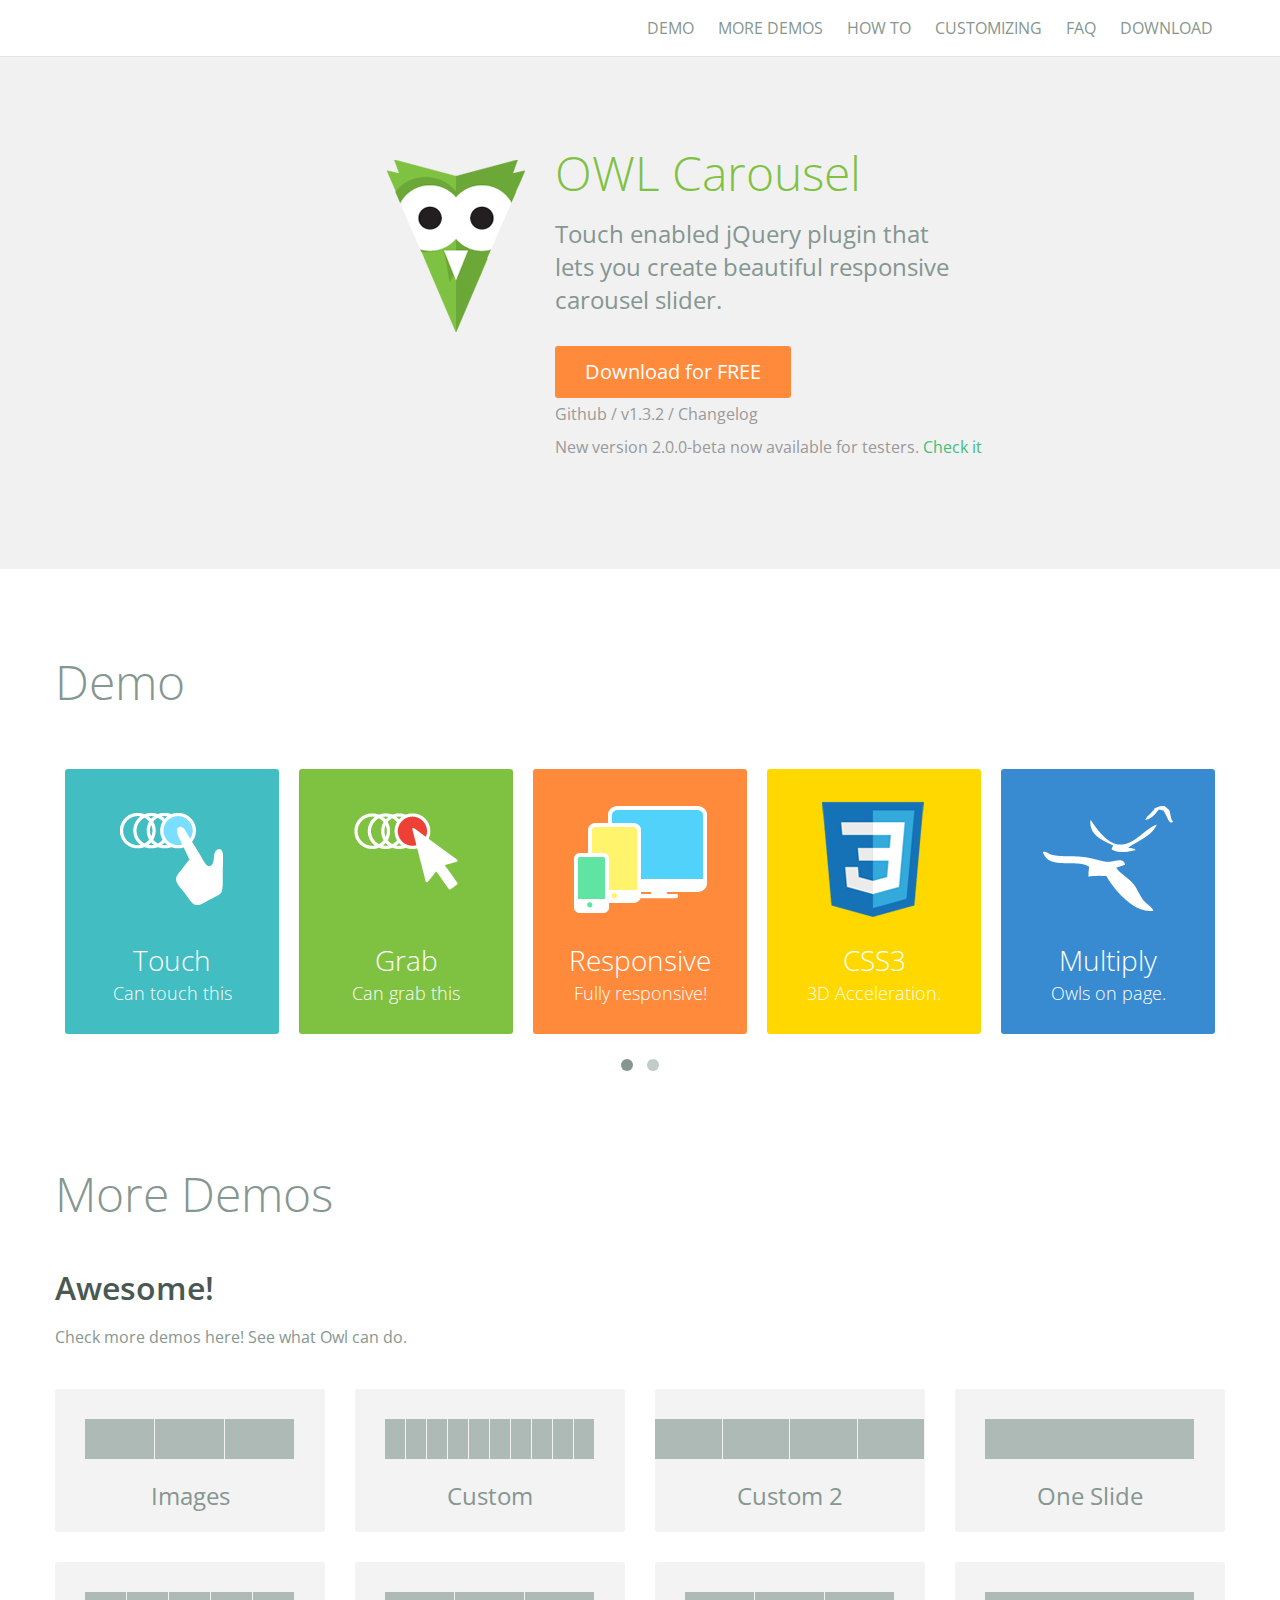
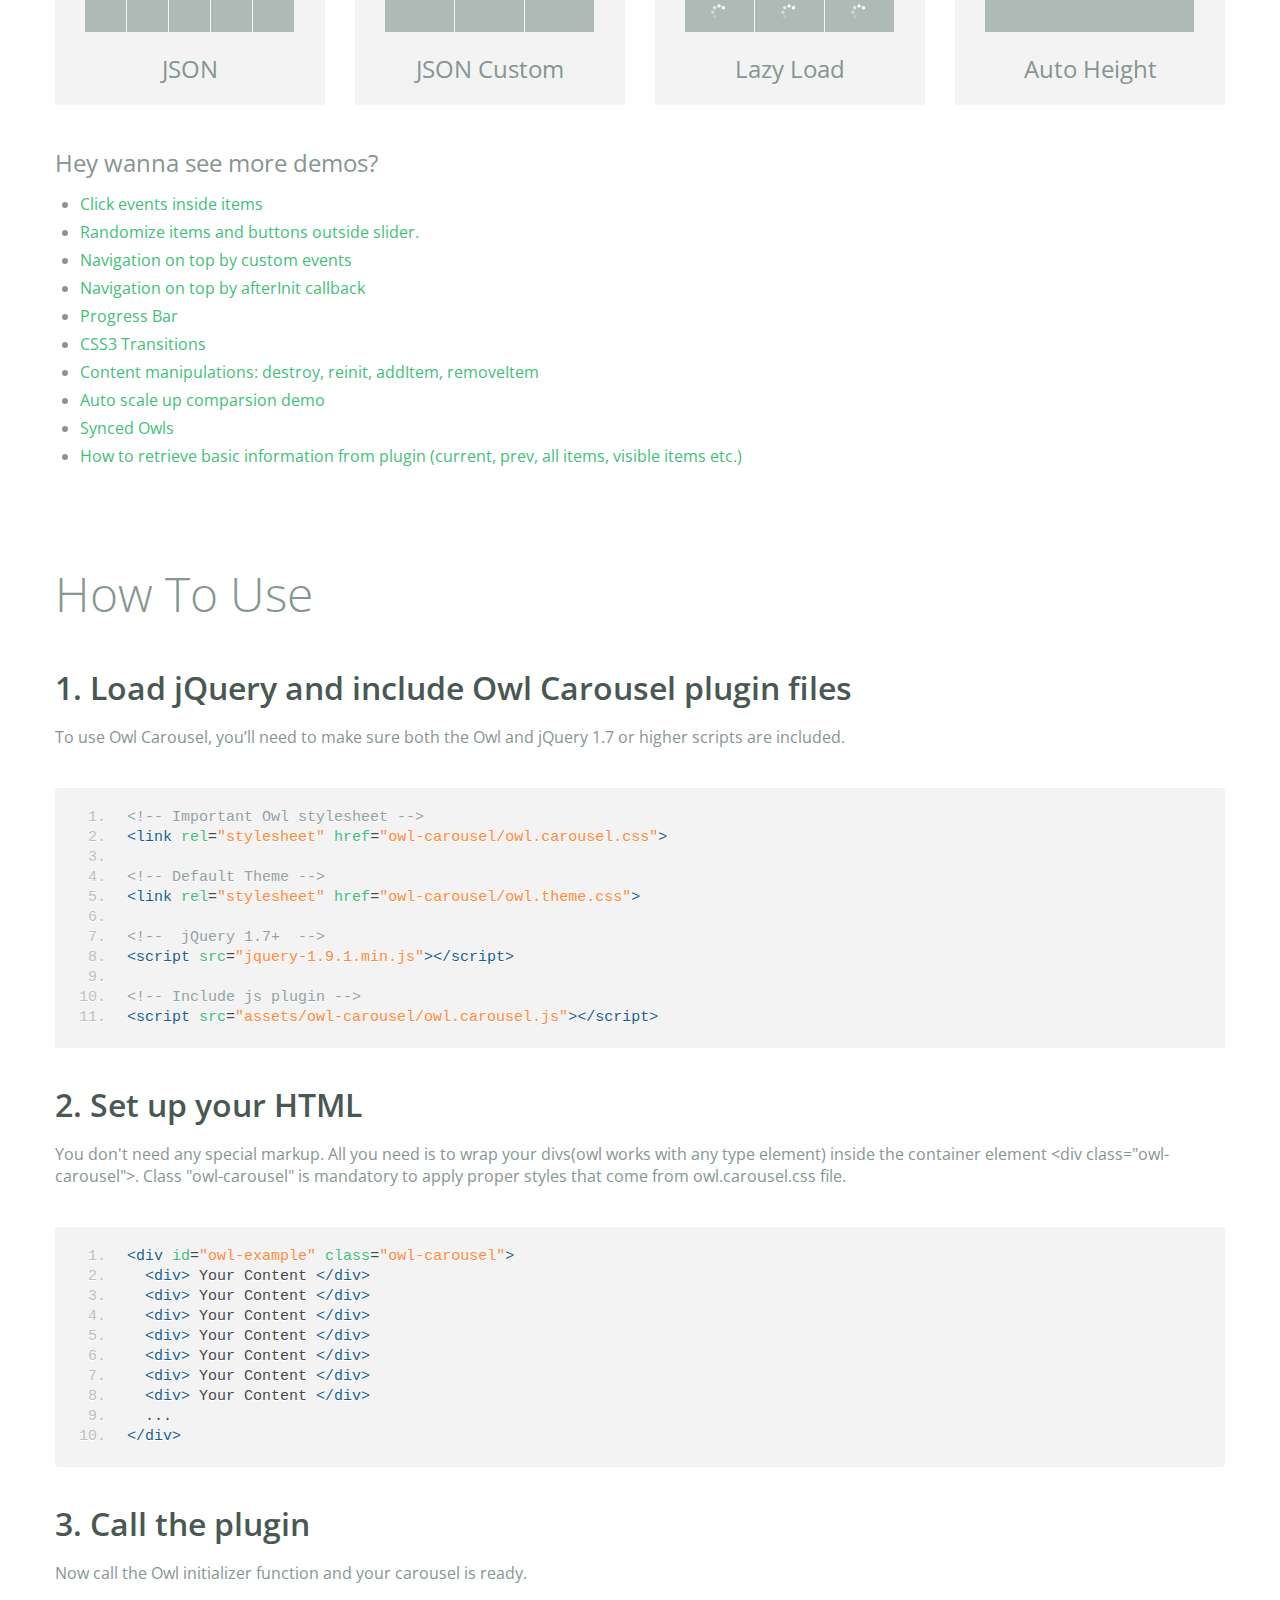
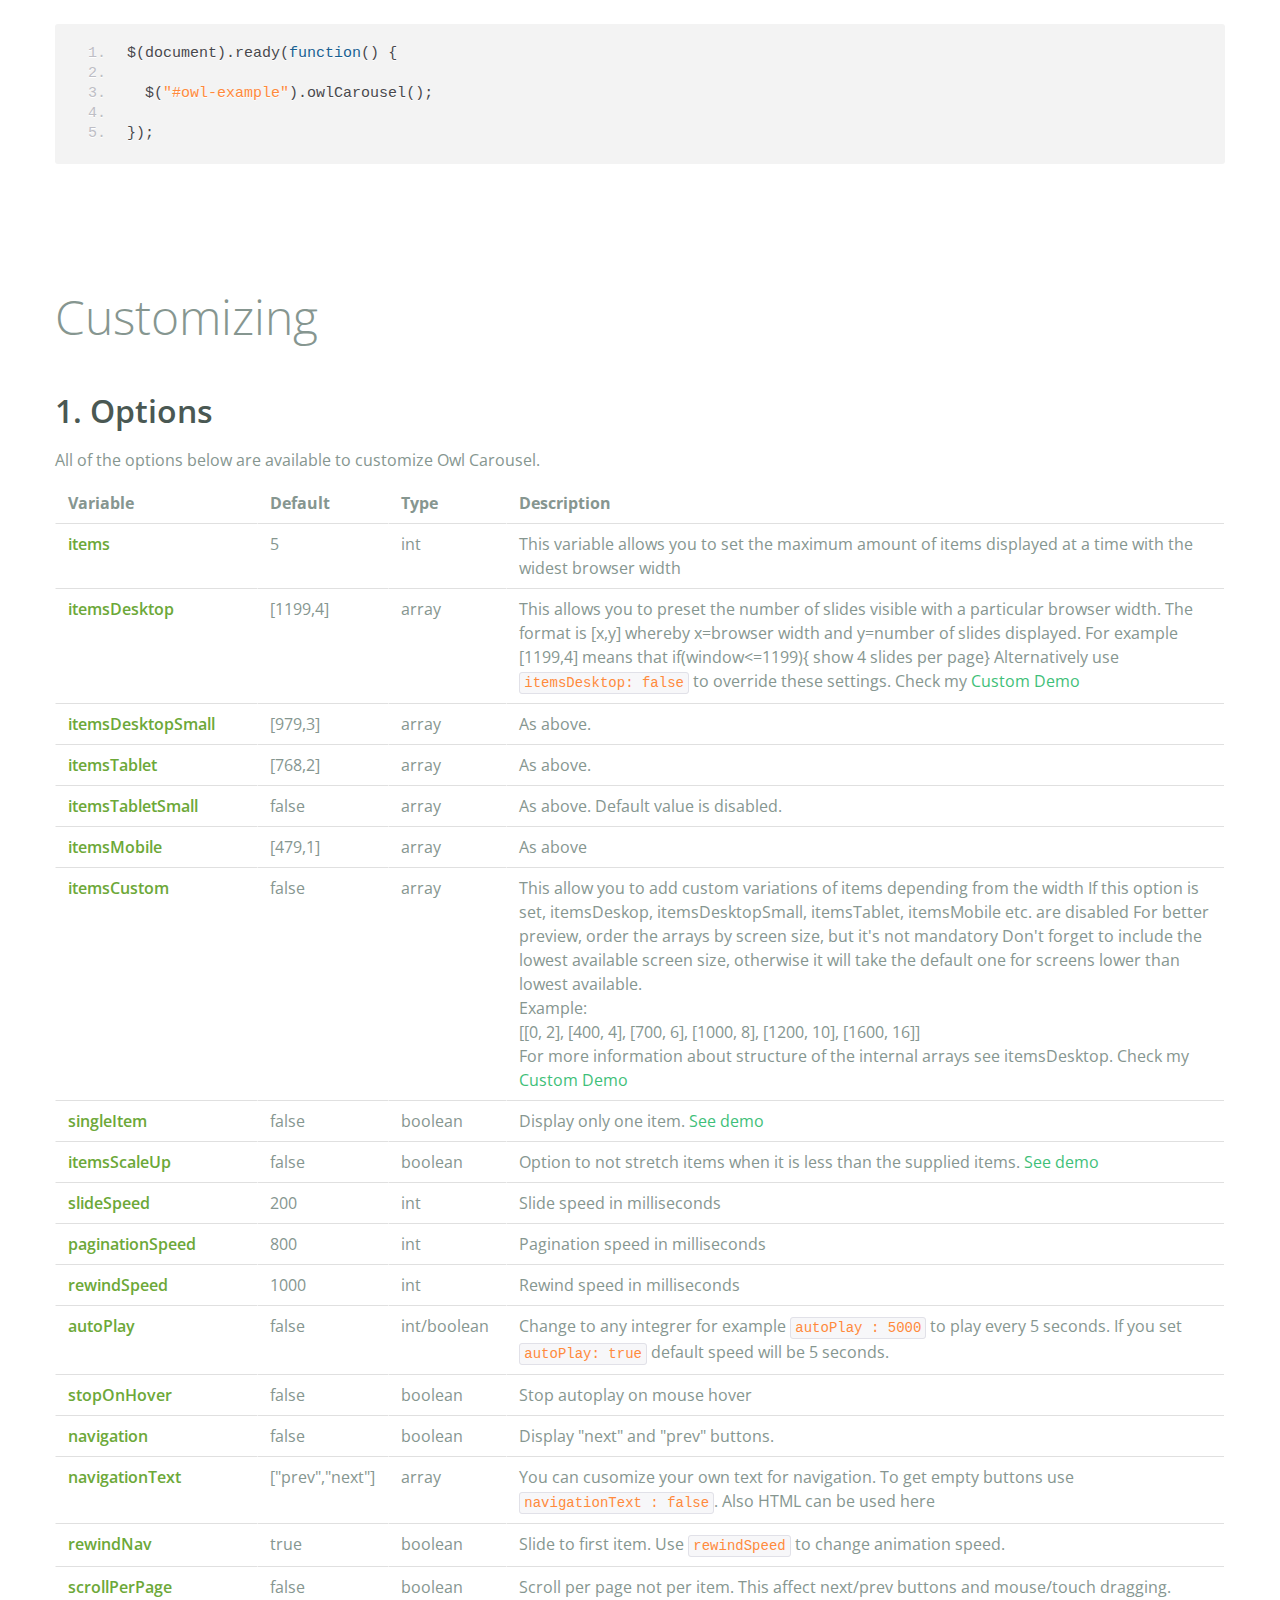
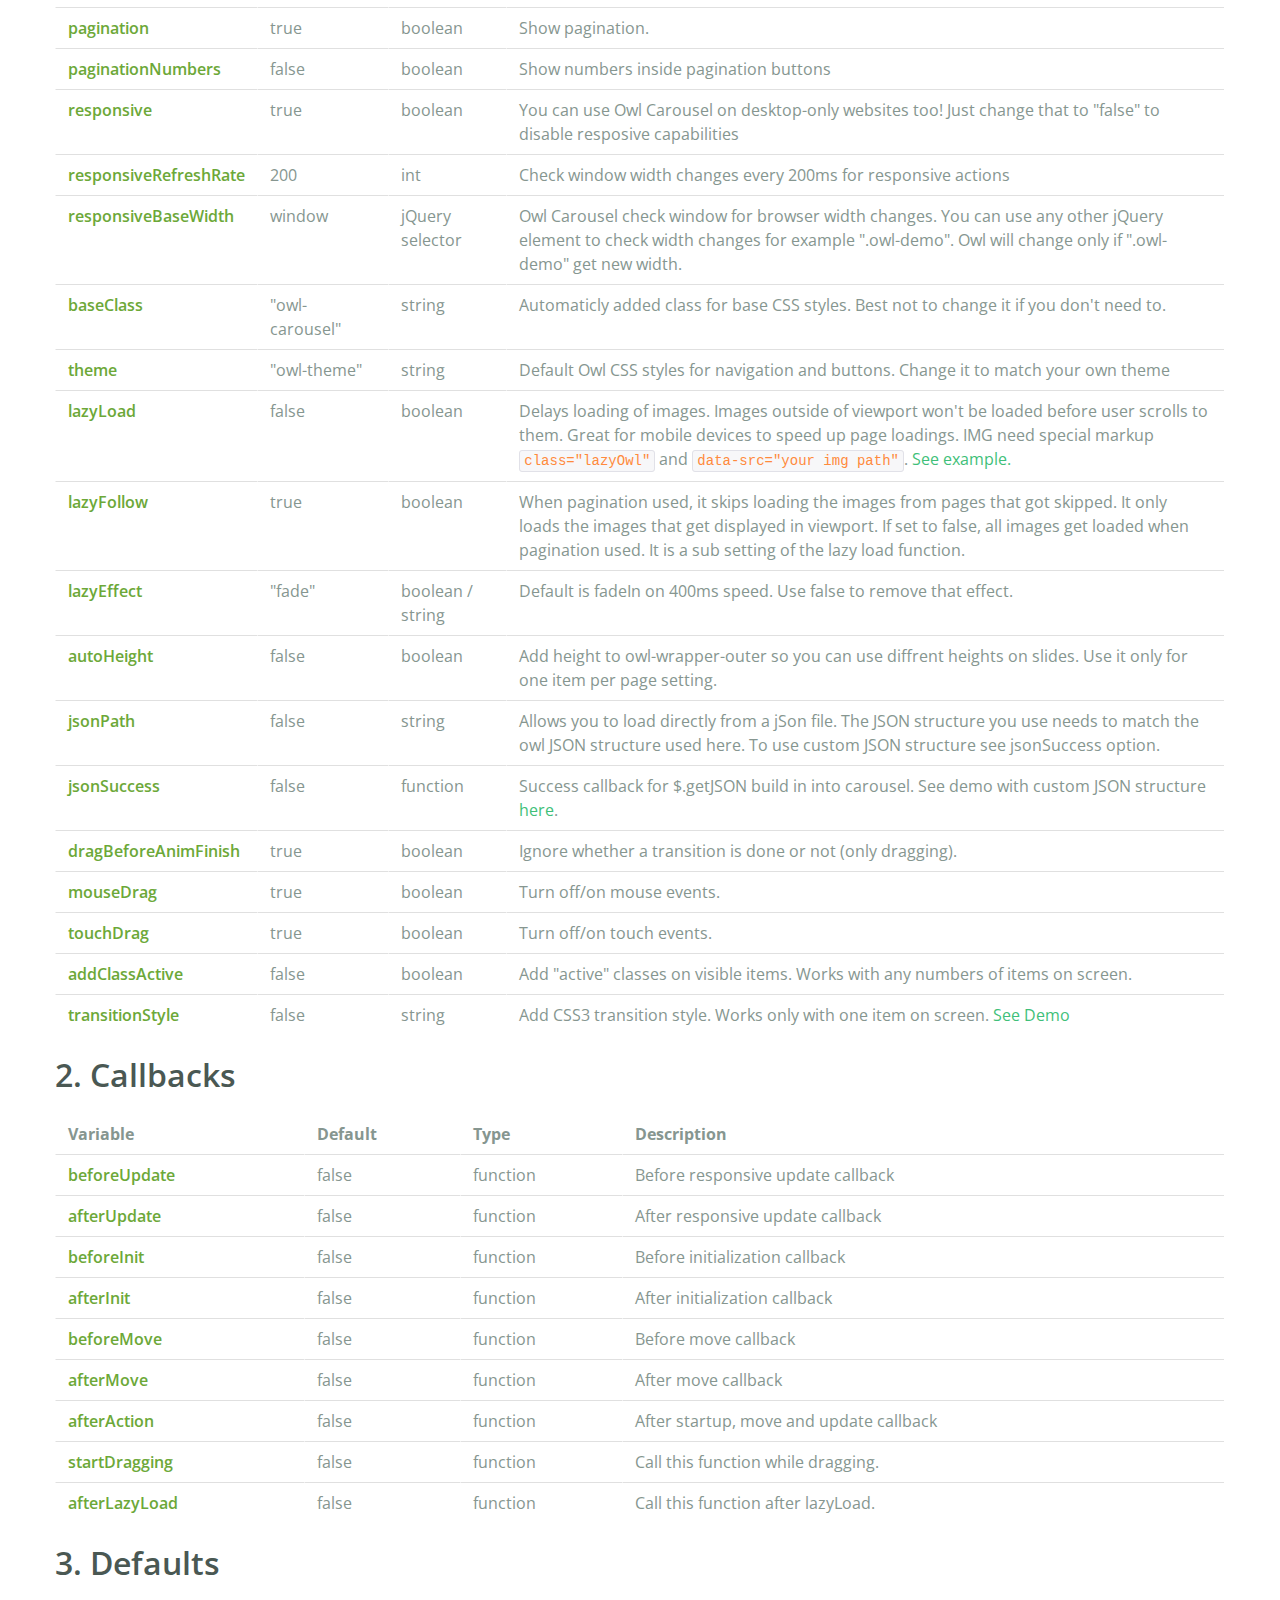
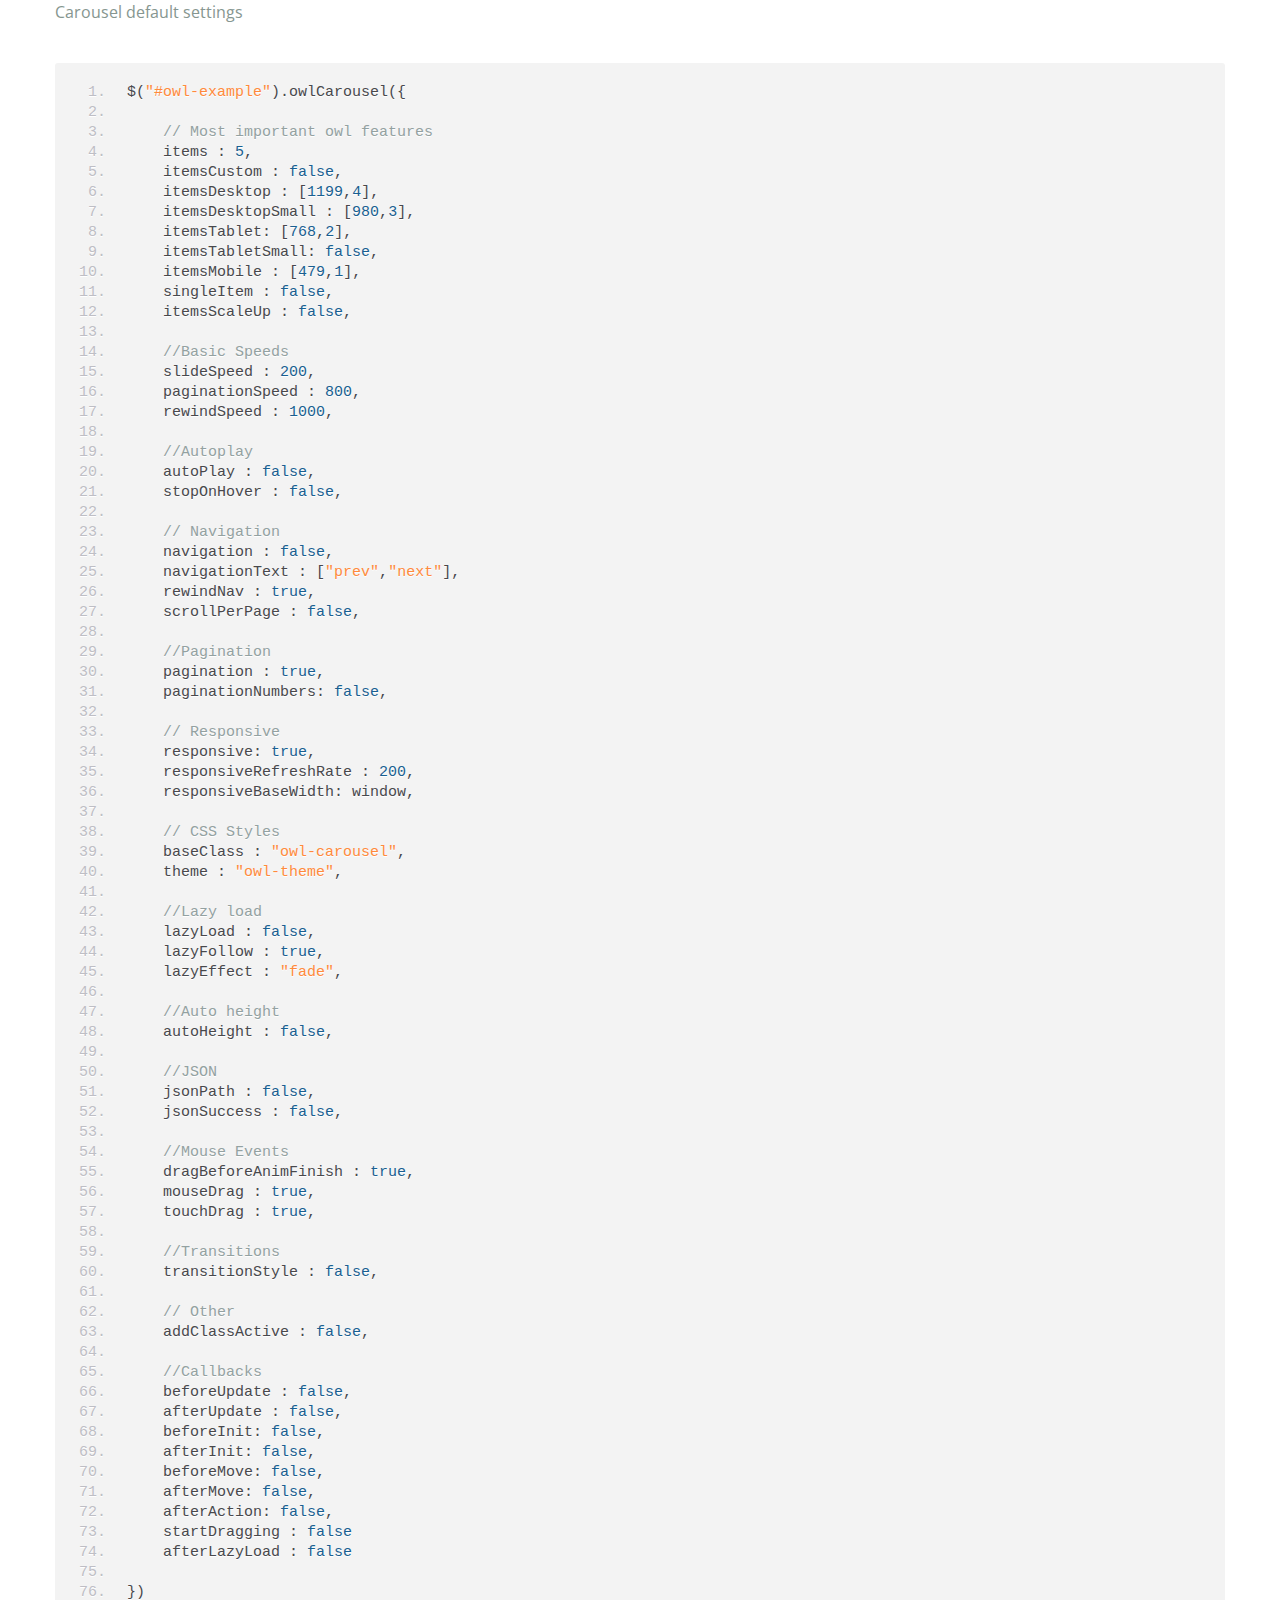
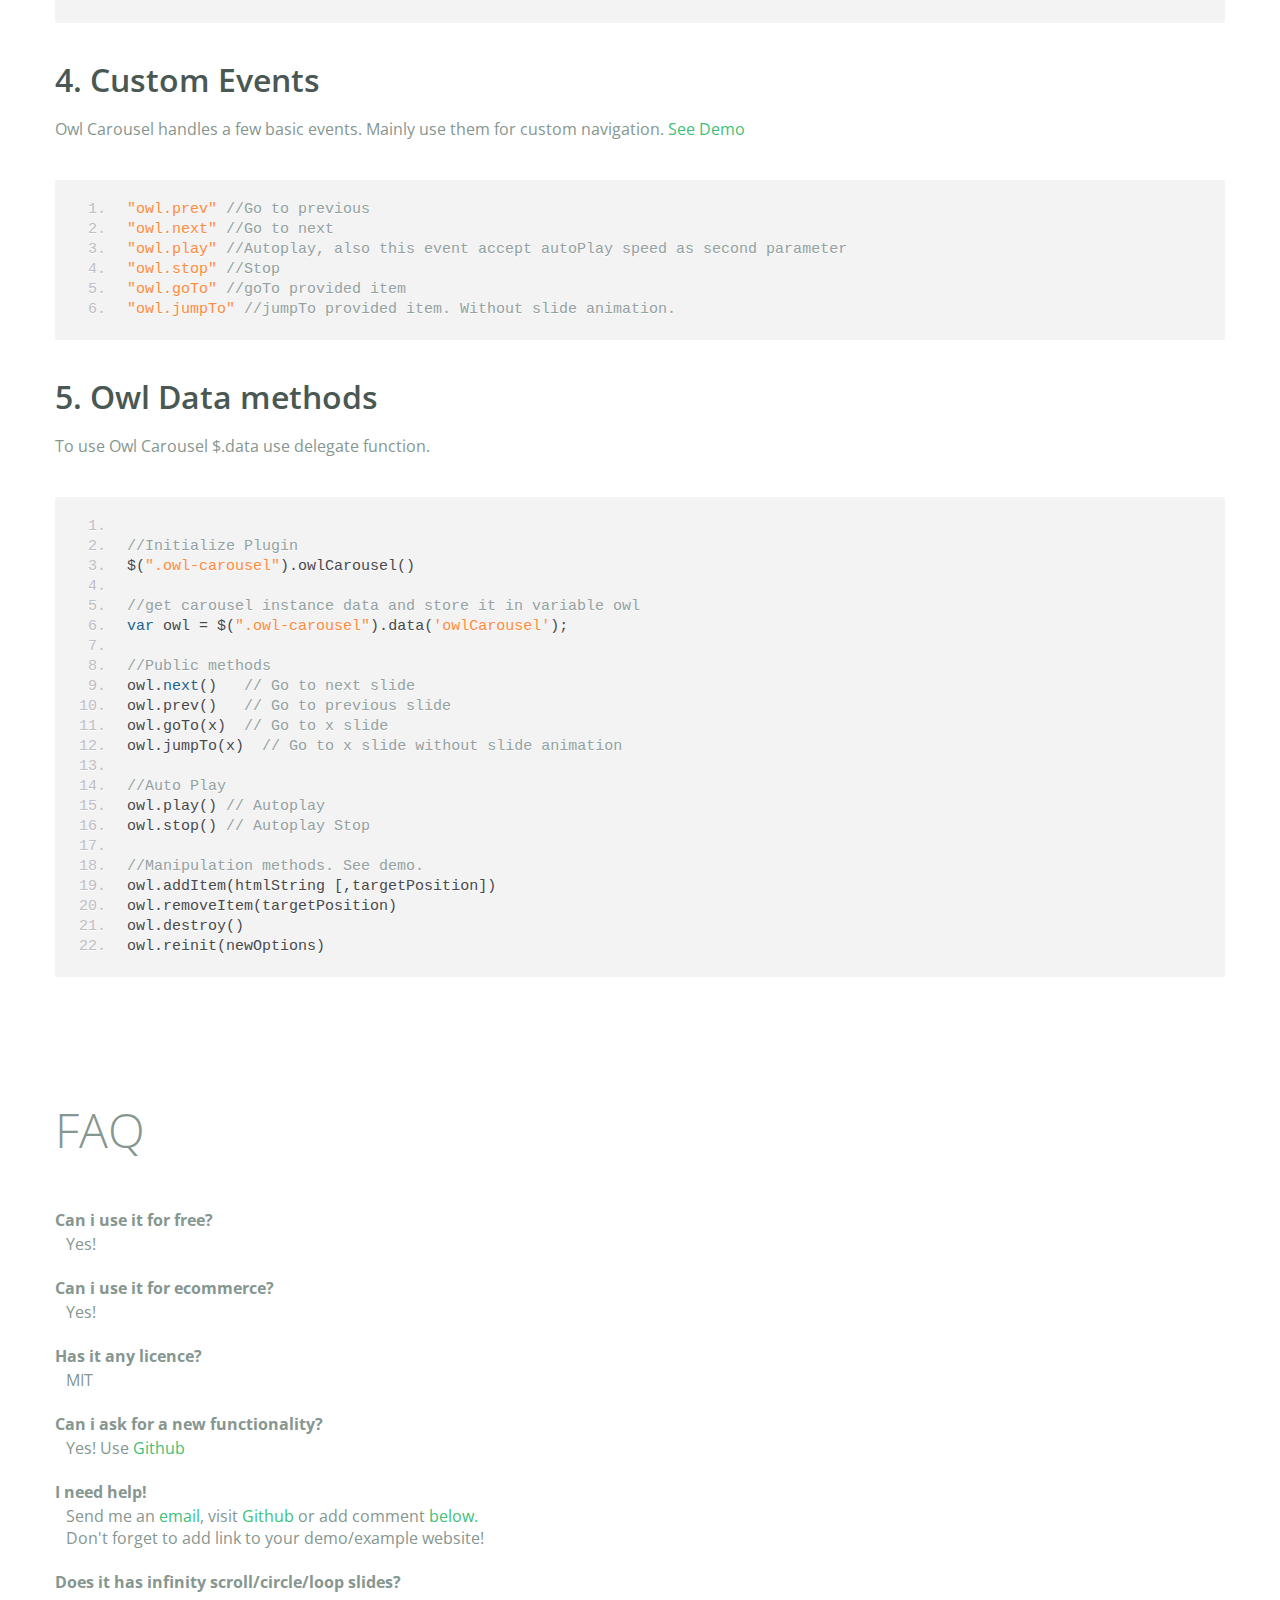
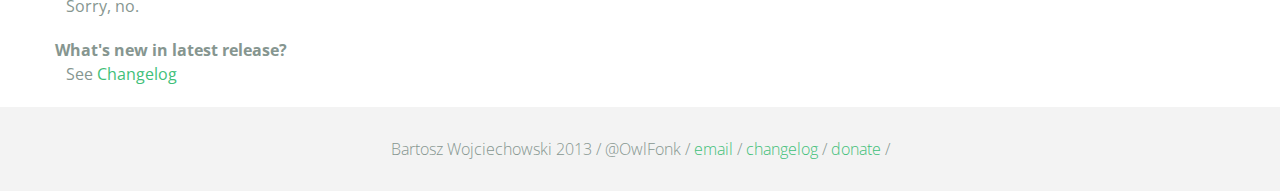
<file: lib/owl.carousel/index.html>
<!DOCTYPE html>
<html lang="en">
  <head>
    <meta charset="utf-8">
    <title>Owl Carousel</title>
    <meta name="viewport" content="width=device-width, initial-scale=1.0">
    <meta name="description" content="jQuery Responsive Carousel - Owl Carusel">
    <meta name="author" content="Bartosz Wojciechowski">
    <meta name="keywords" content="HTML,CSS,JSON,JavaScript, jQuery, Responsive, Design, Owl, Carousel, Free">

    <link href='http://fonts.googleapis.com/css?family=Open+Sans:400italic,400,300,600,700' rel='stylesheet' type='text/css'>
    <link href="assets/css/bootstrapTheme.css" rel="stylesheet">
    <link href="assets/css/custom.css" rel="stylesheet">

    <!-- Owl Carousel Assets -->
    <link href="owl-carousel/owl.carousel.css" rel="stylesheet">
    <link href="owl-carousel/owl.theme.css" rel="stylesheet">

    <!-- Prettify -->
    <link href="assets/js/google-code-prettify/prettify.css" rel="stylesheet">

    <!-- Le fav and touch icons -->
    <link rel="apple-touch-icon-precomposed" sizes="144x144" href="assets/ico/apple-touch-icon-144-precomposed.png">
    <link rel="apple-touch-icon-precomposed" sizes="114x114" href="assets/ico/apple-touch-icon-114-precomposed.png">
      <link rel="apple-touch-icon-precomposed" sizes="72x72" href="assets/ico/apple-touch-icon-72-precomposed.png">
                    <link rel="apple-touch-icon-precomposed" href="assets/ico/apple-touch-icon-57-precomposed.png">
                                   <link rel="shortcut icon" href="assets/ico/favicon.png">
  </head>
  <body>
      <div id="top-nav" class="navbar navbar-fixed-top">
        <div class="navbar-inner">
          <div class="container">
            <button type="button" class="btn btn-navbar" data-toggle="collapse" data-target=".nav-collapse">
            <span class="icon-bar"></span>
            <span class="icon-bar"></span>
            <span class="icon-bar"></span>
          </button>
            <div class="nav-collapse collapse">
            <ul class="nav pull-right">
              <li><a href="#demo">Demo</a></li>
              <li><a href="#more-demos">More Demos</a></li>
              <li><a href="#how-to">How To</a></li>
              <li><a href="#customizing">Customizing</a></li>
              <li><a href="#faq">FAQ</a></li>
              <li><a href="owl.carousel.zip" class="download" data-spy="affix" data-offset-top="450">Download</a></li>
            </ul>
            </div>
          </div>
        </div>
      </div>

      <div id="header">
        <div class="container">
          <div class="row">
            <div class="span5">
                <img class="logo" src="assets/img/owl-logo.png" alt="Owl Logo">
              </div>
            <div class="span7">
              <h1>OWL Carousel </h1>
              <h3>Touch enabled jQuery plugin that lets you create beautiful responsive carousel slider.</h3>
              <a class="btn btn-success btn-large" href="owl.carousel.zip">Download for FREE</a>
              <p class="muted"><a class="muted" href="https://github.com/OwlFonk/OwlCarousel">Github</a> / v1.3.2 / <a class="muted" href="changelog.html">Changelog</a></p> 
              <p class="muted">New version 2.0.0-beta now available for testers. <a href="http://www.owlgraphic.com/owlcarousel2/">Check it</a></p>
            </div>
          </div>
        </div>
      </div>

      <div id="demo">
        <div class="container">
          <div class="row">
            <div class="span12">
              <h1>Demo</h1>
            </div>
          </div>

          <div class="row">
            <div class="span12">

              <div id="owl-example" class="owl-carousel">

                <div class="item darkCyan">
                  <img src="assets/img/demo-slides/touch.png" alt="Touch">
                    <h3>Touch</h3>
                    <h4>Can touch this</h4>
                </div>
                <div class="item forestGreen">
                  <img src="assets/img/demo-slides/grab.png" alt="Grab">
                    <h3>Grab</h3>
                    <h4>Can grab this</h4>
                </div>
                <div class="item orange">
                  <img src="assets/img/demo-slides/responsive.png" alt="Responsive">
                    <h3>Responsive</h3>
                    <h4>Fully responsive!</h4>
                </div>

                <div class="item yellow">
                  <img src="assets/img/demo-slides/css3.png" alt="CSS3">
                    <h3>CSS3</h3>
                    <h4>3D Acceleration.</h4>
                </div>

                <div class="item dodgerBlue">
                  <img src="assets/img/demo-slides/multi.png" alt="Multi">
                    <h3>Multiply</h3>
                    <h4>Owls on page.</h4>
                </div>

                <div class="item skyBlue">
                  <img src="assets/img/demo-slides/modern.png" alt="Modern Browsers">
                    <h3>Modern</h3>
                    <h4>Browsers Compatibility</h4>
                </div>

                <div class="item zombieGreen">
                  <img src="assets/img/demo-slides/zombie.png" alt="Zombie Browsers - old ones">
                    <h3>Zombie</h3>
                    <h4>Browsers Compatibility</h4>
                </div>

                <div class="item violet">
                  <img src="assets/img/demo-slides/controls.png" alt="Take Control">
                    <h3>Take Control</h3>
                    <h4>The way you like</h4>
                </div>

                <div class="item yellowLight">
                  <img src="assets/img/demo-slides/feather.png" alt="Light">
                    <h3>Light</h3>
                    <h4>As a feather</h4>
                </div>

                <div class="item steelGray">
                  <img src="assets/img/demo-slides/tons.png" alt="Tons of Opotions">
                    <h3>Tons</h3>
                    <h4>of options</h4>
                </div>

              </div>


            </div>
          </div>

        </div>
      </div>

    <div id="more-demos">
      <div class="container">

        <div class="row">
          <div class="span12">
            <h1>More Demos</h1>
            <h2>Awesome!</h2>
            <p>Check more demos here! See what Owl can do.</p>
          </div>
        </div>

        <div class="row demos-row">
          <div class="span3">
            <a href="demos/images.html" class="demo-box">
              <div class="demo-wrapper demo-images clearfix">
                <div class="demo-slide"><div class="bg"></div></div>
                <div class="demo-slide"><div class="bg"></div></div>
                <div class="demo-slide"><div class="bg"></div></div>
              </div>
              <h3>Images</h3>
            </a>
          </div>

          <div class="span3">
            <a href="demos/custom.html" class="demo-box">
              <div class="demo-wrapper demo-custom clearfix">
                <div class="demo-slide"><div class="bg"></div></div>
                <div class="demo-slide"><div class="bg"></div></div>
                <div class="demo-slide"><div class="bg"></div></div>
                <div class="demo-slide"><div class="bg"></div></div>
                <div class="demo-slide"><div class="bg"></div></div>
                <div class="demo-slide"><div class="bg"></div></div>
                <div class="demo-slide"><div class="bg"></div></div>
                <div class="demo-slide"><div class="bg"></div></div>
                <div class="demo-slide"><div class="bg"></div></div>
                <div class="demo-slide"><div class="bg"></div></div>
              </div>
              <h3>Custom</h3>
            </a>
          </div>

          <div class="span3">
            <a href="demos/itemsCustom.html" class="demo-box">
              <div class="demo-wrapper demo-full clearfix">
                <div class="demo-slide"><div class="bg"></div></div>
                <div class="demo-slide"><div class="bg"></div></div>
                <div class="demo-slide"><div class="bg"></div></div>
                <div class="demo-slide"><div class="bg"></div></div>
              </div>
              <h3>Custom 2</h3>
            </a>
          </div>

          <div class="span3">
            <a href="demos/one.html" class="demo-box">
              <div class="demo-wrapper demo-one clearfix">
                <div class="demo-slide"><div class="bg"></div></div>
              </div>
              <h3>One Slide</h3>
            </a>
          </div>

        </div>
        <div class="row demos-row">
          <div class="span3">
            <a href="demos/json.html" class="demo-box">
              <div class="demo-wrapper demo-Json clearfix">
                <div class="demo-slide"><div class="bg"></div></div>
                <div class="demo-slide"><div class="bg"></div></div>
                <div class="demo-slide"><div class="bg"></div></div>
                <div class="demo-slide"><div class="bg"></div></div>
                <div class="demo-slide"><div class="bg"></div></div>
              </div>
              <h3>JSON</h3>
            </a>
          </div>

          <div class="span3">
            <a href="demos/customJson.html" class="demo-box">
              <div class="demo-wrapper demo-Json-custom clearfix">
                <div class="demo-slide"><div class="bg"></div></div>
                <div class="demo-slide"><div class="bg"></div></div>
                <div class="demo-slide"><div class="bg"></div></div>
              </div>
              <h3>JSON Custom</h3>
            </a>
          </div>

          <div class="span3">
            <a href="demos/lazyLoad.html" class="demo-box">
              <div class="demo-wrapper demo-lazy clearfix">
                <div class="demo-slide"><div class="bg"></div></div>
                <div class="demo-slide"><div class="bg"></div></div>
                <div class="demo-slide"><div class="bg"></div></div>
              </div>
              <h3>Lazy Load</h3>
            </a>
          </div>

          <div class="span3">
            <a href="demos/autoHeight.html" class="demo-box">
              <div class="demo-wrapper demo-height clearfix">
                <div class="demo-slide"><div class="bg"></div></div>
              </div>
              <h3>Auto Height</h3>
            </a>
          </div>

          
        </div>

        <div class="row">
          <div class="span12">
            <h3>Hey wanna see more demos?</h3>
            <ul>
              <li>
                <a href="demos/click.html">Click events inside items</a>
              </li>
              <li>
                <a href="demos/randomOrder.html">Randomize items and buttons outside slider.</a>
              </li>
              <li>
                <a href="demos/navOnTop.html">Navigation on top by custom events</a>
              </li>
              <li>
                <a href="demos/navOnTop2.html">Navigation on top by afterInit callback</a>
              </li>
              <li>
                <a href="demos/progressBar.html">Progress Bar</a>
              </li>
              <li>
                <a href="demos/transitions.html">CSS3 Transitions</a>
              </li>
              <li>
                <a href="demos/manipulations.html">Content manipulations: destroy, reinit, addItem, removeItem</a>
              </li>
              <li>
                <a href="demos/scaleup.html">Auto scale up comparsion demo</a>
              </li>
              <li>
                <a href="demos/sync.html">Synced Owls</a>
              </li>
              <li>
                <a href="demos/owlStatus.html">How to retrieve basic information from plugin (current, prev, all items, visible items etc.)</a>
              </li>
            </ul>
            
          </div>
        </div>


      </div>
    </div>

    <div id="how-to">
      <div class="container">
        <div class="row">
          <div class="span12">
            <h1>How To Use</h1>
            <h2>1. Load jQuery and include Owl Carousel plugin files</h2>
            <p>To use Owl Carousel, you’ll need to make sure both the Owl and jQuery 1.7 or higher scripts are included.</p>
<pre class="pre-show prettyprint linenums">
&lt;!-- Important Owl stylesheet --&gt;
&lt;link rel="stylesheet" href="owl-carousel/owl.carousel.css"&gt;

&lt;!-- Default Theme --&gt;
&lt;link rel="stylesheet" href="owl-carousel/owl.theme.css"&gt;

&lt;!--  jQuery 1.7+  --&gt;
&lt;script src="jquery-1.9.1.min.js"&gt;&lt;/script&gt;

&lt;!-- Include js plugin --&gt;
&lt;script src="assets/owl-carousel/owl.carousel.js"&gt;&lt;/script&gt;
</pre>
          <h2>2. Set up your HTML</h2>
          <p>You don't need any special markup. All you need is to wrap your divs(owl works with any type element) inside the container element &lt;div class="owl-carousel"&gt;. Class "owl-carousel" is mandatory to apply proper styles that come from owl.carousel.css file.</p>
<pre class="pre-show prettyprint linenums">
&lt;div id="owl-example" class="owl-carousel"&gt;
  &lt;div&gt; Your Content &lt;/div&gt;
  &lt;div&gt; Your Content &lt;/div&gt;
  &lt;div&gt; Your Content &lt;/div&gt;
  &lt;div&gt; Your Content &lt;/div&gt;
  &lt;div&gt; Your Content &lt;/div&gt;
  &lt;div&gt; Your Content &lt;/div&gt;
  &lt;div&gt; Your Content &lt;/div&gt;
  ...
&lt;/div>
</pre>    
          <h2>3. Call the plugin</h2>
          <p>Now call the Owl initializer function and your carousel is ready.</p>
<pre class="pre-show prettyprint linenums">
$(document).ready(function() {

  $("#owl-example").owlCarousel();

});
</pre>  
          </div>
        </div>
      </div>
    </div>


    <div id="customizing">
      <div class="container">
        <div class="row">
          <div class="span12">
            <h1>Customizing</h1>
            <h2>1. Options</h2>
            <p>All of the options below are available to customize Owl Carousel.</p> 
            <table class="table hp-table table-bordered table-striped">
              <thead>
                <tr>
                  <th>Variable</th>
                  <th>Default</th>
                  <th>Type</th>
                  <th>Description</th>
                </tr>
              </thead>
              <tbody>
                <tr>
                  <td><span class="text-emp">items</span></td>
                  <td>5</td>
                  <td>int</td>
                  <td>This variable allows you to set the maximum amount of items displayed at a time with the widest browser width</td>
                </tr>
                 <tr>
                  <td><span class="text-emp">itemsDesktop</span></td>
                  <td>[1199,4]</td>
                  <td>array</td>
                  <td>This allows you to preset the number of slides visible with a particular browser width. The format is [x,y] whereby x=browser width and y=number of slides displayed. For example [1199,4] means that if(window&lt;=1199){ show 4 slides per page}
                    Alternatively use <code>itemsDesktop: false</code> to override these settings. Check my <a href="demos/custom.html">Custom Demo</a></td>
                </tr>
                <tr>
                  <td><span class="text-emp">itemsDesktopSmall</span></td>
                  <td>[979,3]</td>
                  <td>array</td>
                  <td>As above.</td>
                </tr>
                <tr>
                  <td><span class="text-emp">itemsTablet</span></td>
                  <td>[768,2]</td>
                  <td>array</td>
                  <td>As above.</td>
                </tr>
                <tr>
                  <td><span class="text-emp">itemsTabletSmall</span></td>
                  <td>false</td>
                  <td>array</td>
                  <td>As above. Default value is disabled.</td>
                </tr>
                <tr>
                  <td><span class="text-emp">itemsMobile</span></td>
                  <td>[479,1]</td>
                  <td>array</td>
                  <td>As above</td>
                </tr>
                <tr>
                  <td><span class="text-emp">itemsCustom</span></td>
                  <td>false</td>
                  <td>array</td>
                  <td>
                    This allow you to add custom variations of items depending from the width
                    If this option is set, itemsDeskop, itemsDesktopSmall, itemsTablet, itemsMobile etc. are disabled
                    For better preview, order the arrays by screen size, but it's not mandatory
                    Don't forget to include the lowest available screen size, otherwise it will take the default one for screens lower than lowest available.
                    <br />Example:<br /> [[0, 2], [400, 4], [700, 6], [1000, 8], [1200, 10], [1600, 16]]<br />
                    For more information about structure of the internal arrays see itemsDesktop. Check my <a href="demos/custom.html">Custom Demo</a></td>
                </tr>
                <tr>
                  <td><span class="text-emp">singleItem</span></td>
                  <td>false</td>
                  <td>boolean</td>
                  <td>Display only one item. <a href="demos/one.html">See demo</a></td>
                </tr>
                <tr>
                  <td><span class="text-emp">itemsScaleUp</span></td>
                  <td>false</td>
                  <td>boolean</td>
                  <td>Option to not stretch items when it is less than the supplied items. <a href="demos/scaleup.html">See demo</a></td>
                </tr>
                <tr>
                  <td><span class="text-emp">slideSpeed</span></td>
                  <td>200</td>
                  <td>int</td>
                  <td>Slide speed in milliseconds</td>
                </tr>
                <tr>
                  <td><span class="text-emp">paginationSpeed</span></td>
                  <td>800</td>
                  <td>int</td>
                  <td>Pagination speed in milliseconds</td>
                </tr>
                <tr>
                  <td><span class="text-emp">rewindSpeed</span></td>
                  <td>1000</td>
                  <td>int</td>
                  <td>Rewind speed in milliseconds</td>
                </tr>
                <tr>
                  <td><span class="text-emp">autoPlay</span></td>
                  <td>false</td>
                  <td>int/boolean</td>
                  <td>Change to any integrer for example <code>autoPlay : 5000</code> to play every 5 seconds. If you set <code>autoPlay: true</code> default speed will be 5 seconds.</td>
                </tr>
                <tr>
                <tr>
                  <td><span class="text-emp">stopOnHover</span></td>
                  <td>false</td>
                  <td>boolean</td>
                  <td>Stop autoplay on mouse hover</td>
                </tr>
                <tr>
                <tr>
                  <td><span class="text-emp">navigation</span></td>
                  <td>false</td>
                  <td>boolean</td>
                  <td>Display "next" and "prev" buttons.</td>
                </tr>
                <tr>
                  <td><span class="text-emp">navigationText</span></td>
                  <td>["prev","next"]</td>
                  <td>array</td>
                  <td>You can cusomize your own text for navigation. To get empty buttons use <code>navigationText : false</code>. Also HTML can be used here</td>
                </tr>
                <tr>
                  <td><span class="text-emp">rewindNav</span></td>
                  <td>true</td>
                  <td>boolean</td>
                  <td>Slide to first item. Use <code>rewindSpeed</code> to change animation speed. </td>
                </tr>
                <tr>
                  <td><span class="text-emp">scrollPerPage</span></td>
                  <td>false</td>
                  <td>boolean</td>
                  <td>Scroll per page not per item. This affect next/prev buttons and mouse/touch dragging.</td>
                </tr>
                <tr>
                  <td><span class="text-emp">pagination</span></td>
                  <td>true</td>
                  <td>boolean</td>
                  <td>Show pagination.</td>
                </tr>
                <tr>
                  <td><span class="text-emp">paginationNumbers</span></td>
                  <td>false</td>
                  <td>boolean</td>
                  <td>Show numbers inside pagination buttons</td>
                </tr>
                <tr>
                  <td><span class="text-emp">responsive</span></td>
                  <td>true</td>
                  <td>boolean</td>
                  <td>You can use Owl Carousel on desktop-only websites too! Just change that to "false" to disable resposive capabilities</td>
                </tr>
                <tr>
                  <td><span class="text-emp">responsiveRefreshRate</span></td>
                  <td>200</td>
                  <td>int</td>
                  <td>Check window width changes every 200ms for responsive actions</td>
                </tr>
                <tr>
                  <td><span class="text-emp">responsiveBaseWidth</span></td>
                  <td>window</td>
                  <td>jQuery selector</td>
                  <td>Owl Carousel check window for browser width changes. You can use any other jQuery element to check width changes for example ".owl-demo". Owl will change only if ".owl-demo" get new width.</td>
                </tr>
                <tr>
                  <td><span class="text-emp">baseClass</span></td>
                  <td>"owl-carousel"</td>
                  <td>string</td>
                  <td>Automaticly added class for base CSS styles. Best not to change it if you don't need to.</td>
                </tr>
                <tr>
                  <td><span class="text-emp">theme</span></td>
                  <td>"owl-theme"</td>
                  <td>string</td>
                  <td>Default Owl CSS styles for navigation and buttons. Change it to match your own theme</td>
                </tr>
                <tr>
                  <td><span class="text-emp">lazyLoad</span></td>
                  <td>false</td>
                  <td>boolean</td>
                  <td>Delays loading of images. Images outside of viewport won't be loaded before user scrolls to them. Great for mobile devices to speed up page loadings. IMG need special markup <code>class="lazyOwl"</code> and <code>data-src="your img path"</code>. <a href="demos/lazyLoad.html">See example.</a></td>
                </tr>
                <tr>
                  <td><span class="text-emp">lazyFollow</span></td>
                  <td>true</td>
                  <td>boolean</td>
                  <td>When pagination used, it skips loading the images from pages that got skipped. It only loads the images that get displayed in viewport. If set to false, all images get loaded when pagination used. It is a sub setting of the lazy load function.</td>
                </tr>
                <tr>
                  <td><span class="text-emp">lazyEffect</span></td>
                  <td>"fade"</td>
                  <td>boolean / string</td>
                  <td>Default is fadeIn on 400ms speed. Use false to remove that effect.</td>
                </tr>
                <tr>
                  <td><span class="text-emp">autoHeight</span></td>
                  <td>false</td>
                  <td>boolean</td>
                  <td>Add height to owl-wrapper-outer so you can use diffrent heights on slides. Use it only for one item per page setting.</td>
                </tr>
                <tr>
                  <td><span class="text-emp">jsonPath</span></td>
                  <td>false</td>
                  <td>string</td>
                  <td>Allows you to load directly from a jSon file. The JSON structure you use needs to match the owl JSON structure used here. To use custom JSON structure see jsonSuccess option.</td>
                </tr>
                <tr>
                  <td><span class="text-emp">jsonSuccess</span></td>
                  <td>false</td>
                  <td>function</td>
                  <td>Success callback for $.getJSON build in into carousel. See demo with custom JSON structure <a href="demos/customJson.html">here</a>. </td>
                </tr>
                <tr>
                  <td><span class="text-emp">dragBeforeAnimFinish</span></td>
                  <td>true</td>
                  <td>boolean</td>
                  <td>Ignore whether a transition is done or not (only dragging).</td>
                </tr>
                <tr>
                  <td><span class="text-emp">mouseDrag</span></td>
                  <td>true</td>
                  <td>boolean</td>
                  <td>Turn off/on mouse events.</td>
                </tr>
                <tr>
                  <td><span class="text-emp">touchDrag</span></td>
                  <td>true</td>
                  <td>boolean</td>
                  <td>Turn off/on touch events.</td>
                </tr>
                <tr>
                  <td><span class="text-emp">addClassActive</span></td>
                  <td>false</td>
                  <td>boolean</td>
                  <td>Add "active" classes on visible items. Works with any numbers of items on screen.</td>
                </tr>
                <tr>
                  <td><span class="text-emp">transitionStyle</span></td>
                  <td>false</td>
                  <td>string</td>
                  <td>Add CSS3 transition style. Works only with one item on screen. <a href="demos/transitions.html">See Demo</a></td>
                </tr>
              </tbody>
            </table>
            <h2>2. Callbacks</h2>
            <table class="table hp-table table-bordered table-striped">
              <thead>
                <tr>
                  <th>Variable</th>
                  <th>Default</th>
                  <th>Type</th>
                  <th>Description</th>
                </tr>
              </thead>
              <tbody>
                <tr>
                  <td><span class="text-emp">beforeUpdate</span></td>
                  <td>false</td>
                  <td>function</td>
                  <td>Before responsive update callback</td>
                </tr>
                <tr>
                  <td><span class="text-emp">afterUpdate</span></td>
                  <td>false</td>
                  <td>function</td>
                  <td>After responsive update callback</td>
                </tr>
                <tr>
                  <td><span class="text-emp">beforeInit</span></td>
                  <td>false</td>
                  <td>function</td>
                  <td>Before initialization callback</td>
                </tr>
                <tr>
                  <td><span class="text-emp">afterInit</span></td>
                  <td>false</td>
                  <td>function</td>
                  <td>After initialization callback</td>
                </tr>
                <tr>
                  <td><span class="text-emp">beforeMove</span></td>
                  <td>false</td>
                  <td>function</td>
                  <td>Before move callback</td>
                </tr>
                <tr>
                  <td><span class="text-emp">afterMove</span></td>
                  <td>false</td>
                  <td>function</td>
                  <td>After move callback</td>
                </tr>
                <tr>
                  <td><span class="text-emp">afterAction</span></td>
                  <td>false</td>
                  <td>function</td>
                  <td>After startup, move and update callback</td>
                </tr>
                <tr>
                  <td><span class="text-emp">startDragging</span></td>
                  <td>false</td>
                  <td>function</td>
                  <td>Call this function while dragging.</td>
                </tr>
                <tr>
                  <td><span class="text-emp">afterLazyLoad</span></td>
                  <td>false</td>
                  <td>function</td>
                  <td>Call this function after lazyLoad.</td>
                </tr>
              </tbody>
            </table>

              <h2>3. Defaults</h2>
              <p>Carousel default settings</p>
<pre class="pre-show prettyprint linenums">
$("#owl-example").owlCarousel({

    // Most important owl features
    items : 5,
    itemsCustom : false,
    itemsDesktop : [1199,4],
    itemsDesktopSmall : [980,3],
    itemsTablet: [768,2],
    itemsTabletSmall: false,
    itemsMobile : [479,1],
    singleItem : false,
    itemsScaleUp : false,

    //Basic Speeds
    slideSpeed : 200,
    paginationSpeed : 800,
    rewindSpeed : 1000,

    //Autoplay
    autoPlay : false,
    stopOnHover : false,

    // Navigation
    navigation : false,
    navigationText : ["prev","next"],
    rewindNav : true,
    scrollPerPage : false,

    //Pagination
    pagination : true,
    paginationNumbers: false,

    // Responsive 
    responsive: true,
    responsiveRefreshRate : 200,
    responsiveBaseWidth: window,

    // CSS Styles
    baseClass : "owl-carousel",
    theme : "owl-theme",

    //Lazy load
    lazyLoad : false,
    lazyFollow : true,
    lazyEffect : "fade",

    //Auto height
    autoHeight : false,

    //JSON 
    jsonPath : false, 
    jsonSuccess : false,

    //Mouse Events
    dragBeforeAnimFinish : true,
    mouseDrag : true,
    touchDrag : true,

    //Transitions
    transitionStyle : false,

    // Other
    addClassActive : false,

    //Callbacks
    beforeUpdate : false,
    afterUpdate : false,
    beforeInit: false, 
    afterInit: false, 
    beforeMove: false, 
    afterMove: false,
    afterAction: false,
    startDragging : false
    afterLazyLoad : false

})
</pre>
              <h2>4. Custom Events</h2>
              <p>Owl Carousel handles a few basic events. Mainly use them for custom navigation. <a href="demos/custom.html">See Demo</a></p>

<pre class="pre-show prettyprint linenums">
"owl.prev" //Go to previous
"owl.next" //Go to next
"owl.play" //Autoplay, also this event accept autoPlay speed as second parameter
"owl.stop" //Stop
"owl.goTo" //goTo provided item
"owl.jumpTo" //jumpTo provided item. Without slide animation.
</pre>

              <h2>5. Owl Data methods</h2>
              <p>To use Owl Carousel $.data use delegate function.</p>
              
<pre class="pre-show prettyprint linenums">

//Initialize Plugin
$(".owl-carousel").owlCarousel()

//get carousel instance data and store it in variable owl
var owl = $(".owl-carousel").data('owlCarousel');

//Public methods
owl.next()   // Go to next slide
owl.prev()   // Go to previous slide
owl.goTo(x)  // Go to x slide
owl.jumpTo(x)  // Go to x slide without slide animation

//Auto Play
owl.play() // Autoplay
owl.stop() // Autoplay Stop

//Manipulation methods. <a href="demos/manipulations.html">See demo.</a>
owl.addItem(htmlString [,targetPosition])
owl.removeItem(targetPosition)
owl.destroy()
owl.reinit(newOptions)
</pre>
          </div>
        </div>
      </div>
    </div>

    <div id="faq" class="container">
      <div class="row">
        <div class="span12">
          <h1>FAQ</h1>
          <dl>
            <dt>Can i use it for free?</dt>
            <dd>Yes!</dd>
            <dt>Can i use it for ecommerce?</dt>
            <dd>Yes!</dd>
            <dt>Has it any licence?</dt>
            <dd>MIT</dd>
            <dt>Can i ask for a new functionality?</dt>
            <dd>Yes! Use <a href="https://github.com/OwlFonk/OwlCarousel">Github</a></dd>
            <dt>I need help!</dt>
            <dd>Send me an <a href="mailto:owl@owlgraphic.com?subject=Hey Owl! I need help">email</a>, visit <a href="https://github.com/OwlFonk/OwlCarousel">Github</a> or add comment <a href="#disqus">below.</a><br>Don't forget to add link to your demo/example website!</dd>
            <dt>Does it has infinity scroll/circle/loop slides?</dt>
            <dd>Sorry, no.</dd>
            <dt>What's new in latest release?</dt>
            <dd>See <a href="changelog.html">Changelog</a></dd>
          </dl>
        </div>
      </div>
    </div>

    <div class="container disqus">
        <div class="row">
          <div class="span12">
            <h1>Disqus</h1>

    <div id="disqus_thread"></div>
    <noscript>Please enable JavaScript to view the <a href="http://disqus.com/?ref_noscript">comments powered by Disqus.</a></noscript>
    <a href="http://disqus.com" class="dsq-brlink">comments powered by <span class="logo-disqus">Disqus</span></a>
      </div>
    </div>
  </div>

    <div id="footer">
      <div class="container">
        <div class="row">
          <div class="span12">
            <h5>Bartosz Wojciechowski 2013 / @OwlFonk / 
            <a href="mailto:owl@owlgraphic.com?subject=Hey Owl!">email</a> / 
            <a href="changelog.html">changelog</a> /
            <a href="https://www.paypal.com/cgi-bin/webscr?cmd=_s-xclick&hosted_button_id=EFSGXZS7V2U9N">donate</a> / 
            <a href="https://twitter.com/share" class="twitter-share-button" data-url="http://owlgraphic.com/owlcarousel/" data-text="Awesome jQuery Owl Carousel Responsive Plugin" data-via="OwlFonk" data-count="none" data-hashtags="owlcarousel"></a>
            <script>
            var owldomain = window.location.hostname.indexOf("owlgraphic");
            if(owldomain !== -1){
              !function(d,s,id){var js,fjs=d.getElementsByTagName(s)[0],p=/^http:/.test(d.location)?'http':'https';if(!d.getElementById(id)){js=d.createElement(s);js.id=id;js.src=p+'://platform.twitter.com/widgets.js';fjs.parentNode.insertBefore(js,fjs);}}(document, 'script', 'twitter-wjs');
            }
            </script>
            </h5>
          </div>
        </div>
      </div>
    </div>


    <script src="assets/js/jquery-1.9.1.min.js"></script>
    <script src="owl-carousel/owl.carousel.min.js"></script>

    <!-- Frontpage Demo -->
    <script>

    $(document).ready(function($) {
      $("#owl-example").owlCarousel();
    });


    $("body").data("page", "frontpage");

    </script>
    <script src="assets/js/bootstrap-collapse.js"></script>
    <script src="assets/js/bootstrap-transition.js"></script>

    <script src="assets/js/google-code-prettify/prettify.js"></script>
	  <script src="assets/js/application.js"></script>

    <script type="text/javascript">
    jQuery(function($){
      var disqus_loaded = false;
      var top = $("#faq").offset().top; 
      var owldomain = window.location.hostname.indexOf("owlgraphic");
      var comments = window.location.href.indexOf("comment");

      if(owldomain !== -1){
        function check(){
          if ( (!disqus_loaded && $(window).scrollTop() + $(window).height() > top) || (comments !== -1) ){
            $(window).off( "scroll" )
            disqus_loaded = true;
            /* * * CONFIGURATION VARIABLES: EDIT BEFORE PASTING INTO YOUR WEBPAGE * * */
            var disqus_shortname = 'owlcarousel'; // required: replace example with your forum shortname
            var disqus_identifier = 'OWL Carousel';
            //var disqus_url = 'http://owlgraphic.com/owlcarousel/';
            /* * * DON'T EDIT BELOW THIS LINE * * */
            (function() {
                var dsq = document.createElement('script'); dsq.type = 'text/javascript'; dsq.async = true;
                dsq.src = '//' + disqus_shortname + '.disqus.com/embed.js';
                (document.getElementsByTagName('head')[0] || document.getElementsByTagName('body')[0]).appendChild(dsq);
            })();
          }
        }
        $(window).on( "scroll", check )
        check();
      } else {
        $('.disqus').hide();
      }
    });
    </script>

    <script>
    var owldomain = window.location.hostname.indexOf("owlgraphic");
    if(owldomain !== -1){
      (function(i,s,o,g,r,a,m){i['GoogleAnalyticsObject']=r;i[r]=i[r]||function(){
      (i[r].q=i[r].q||[]).push(arguments)},i[r].l=1*new Date();a=s.createElement(o),
      m=s.getElementsByTagName(o)[0];a.async=1;a.src=g;m.parentNode.insertBefore(a,m)
      })(window,document,'script','//www.google-analytics.com/analytics.js','ga');

      ga('create', 'UA-41541058-1', 'owlgraphic.com');
      ga('send', 'pageview');
    }
    </script>

  </body>
</html>
</file>
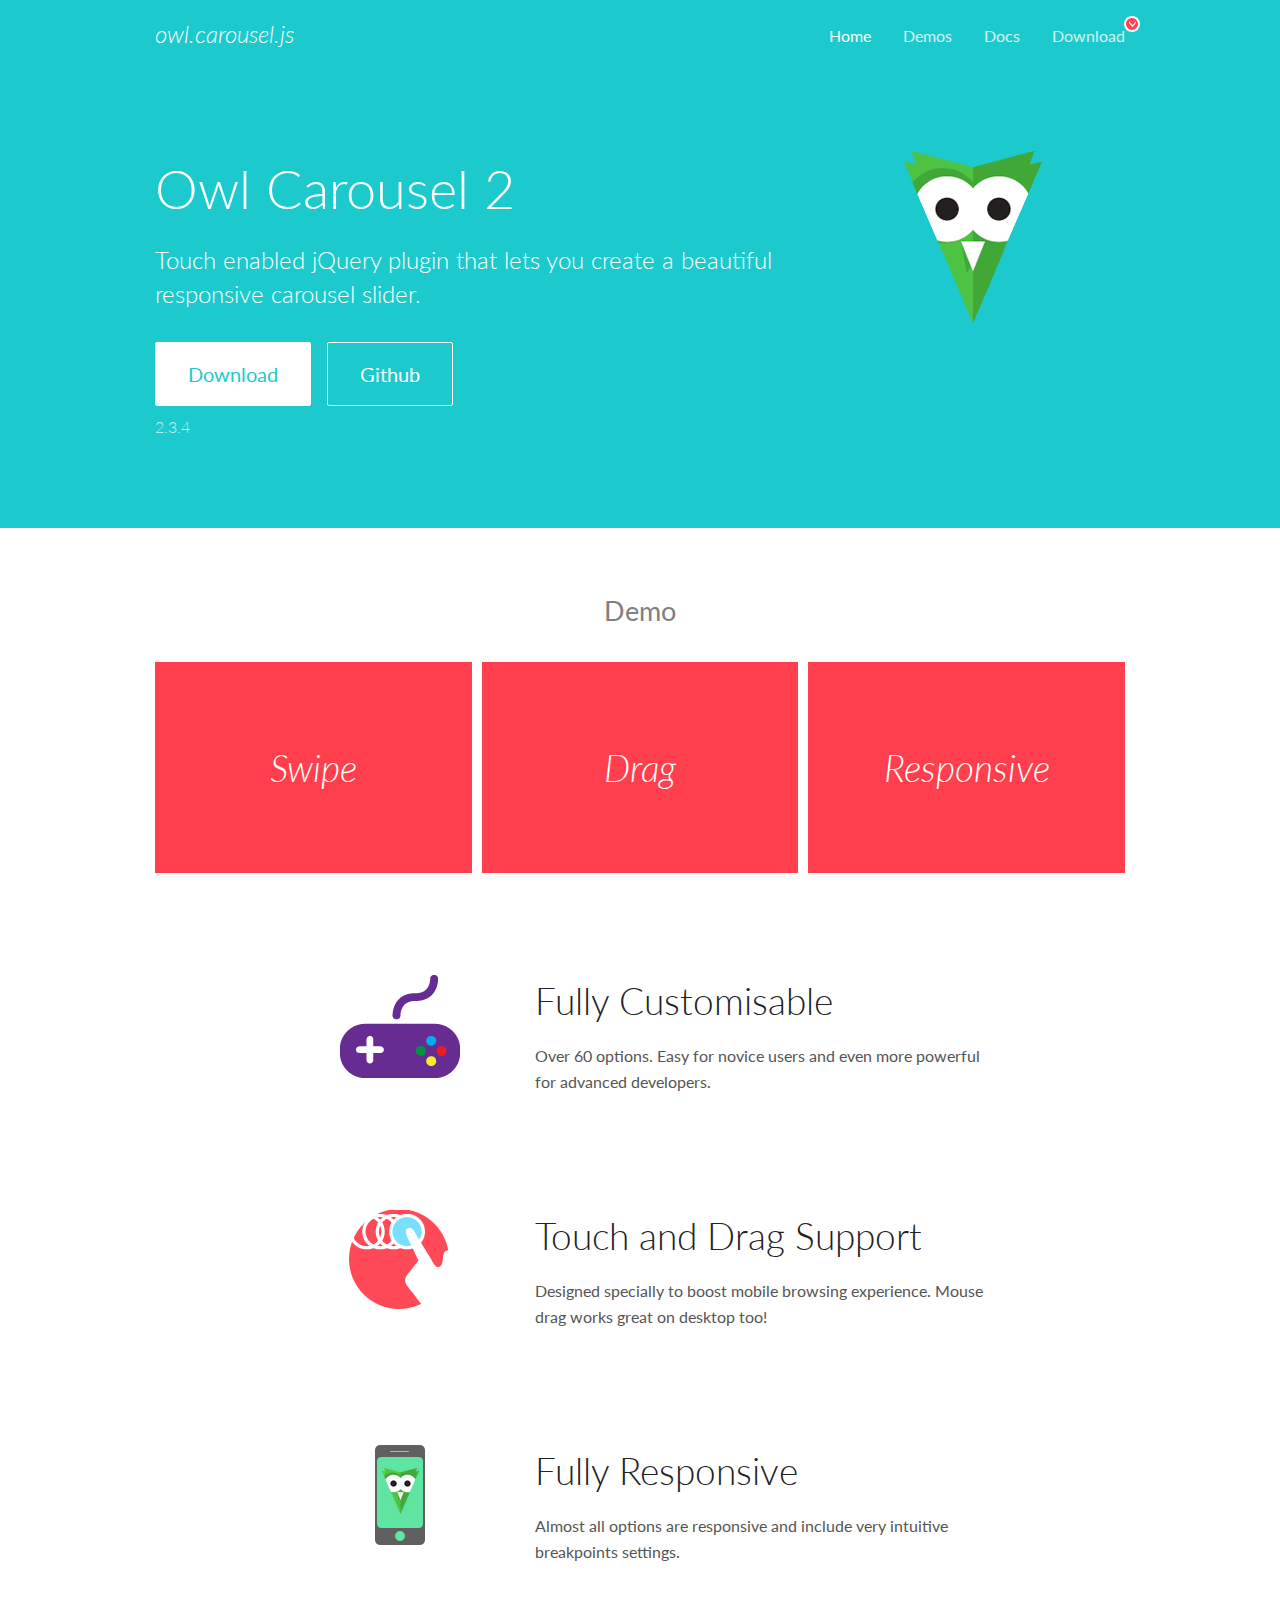
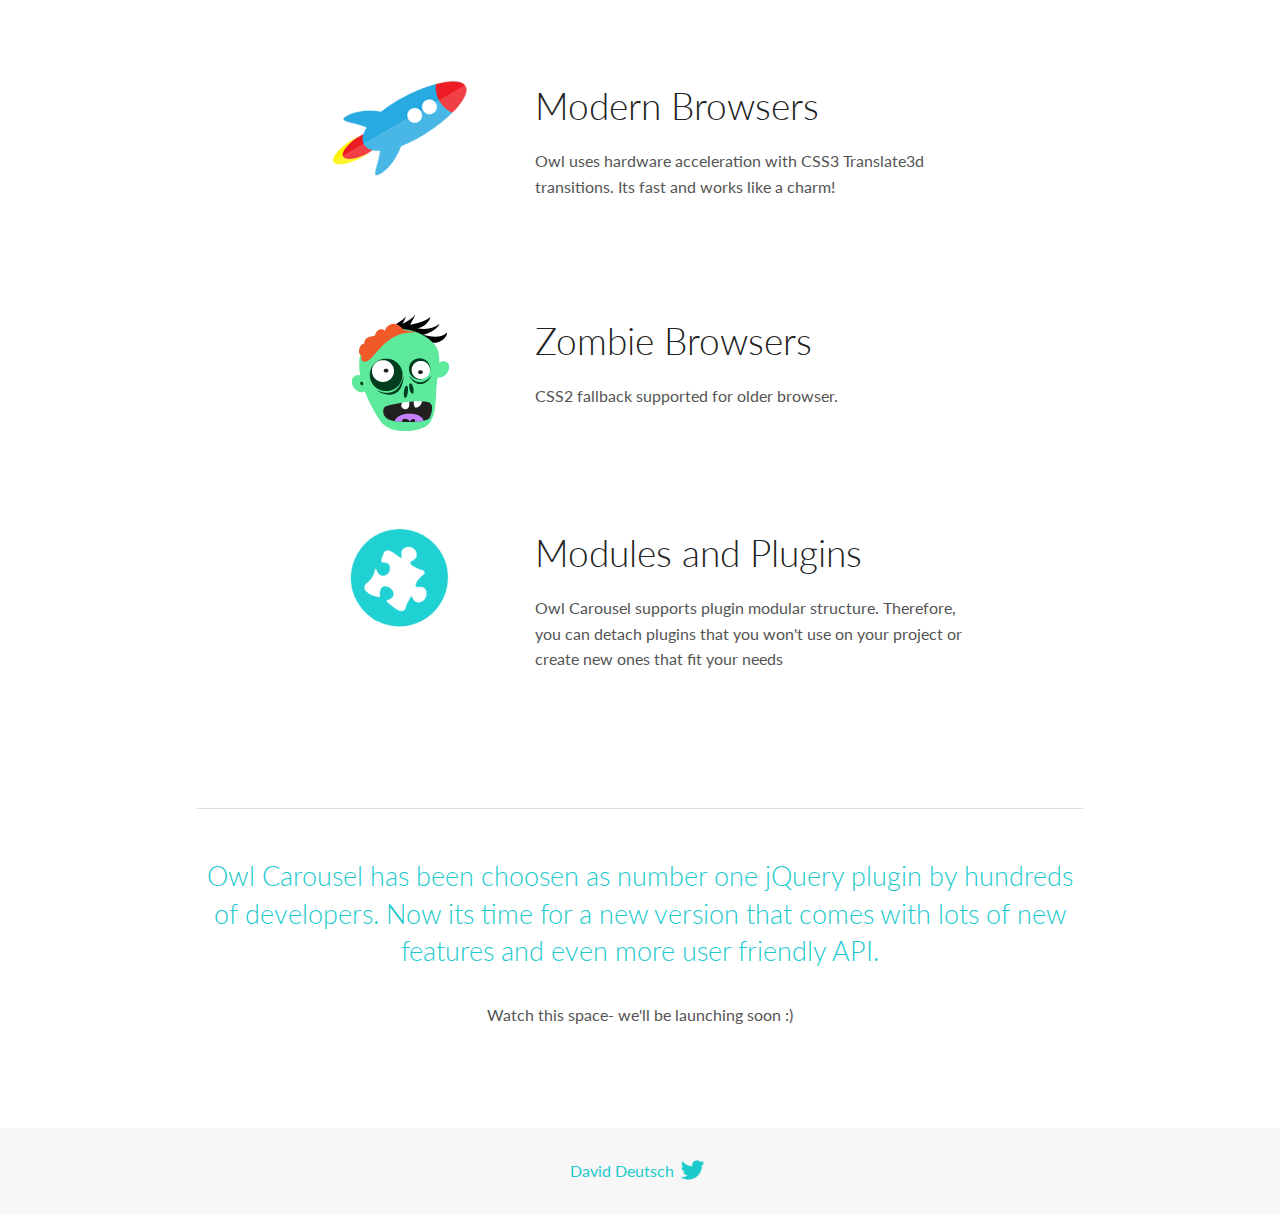
<file: lib/OwlCarousel2/docs/index.html>
<!DOCTYPE html>
<html lang="en">
  <head>

    <!-- head -->
    <meta charset="utf-8">
    <meta name="msapplication-tap-highlight" content="no" />
    <meta name="viewport" content="width=device-width, initial-scale=1.0" />
    <meta name="description" content="Touch enabled jQuery plugin that lets you create beautiful responsive carousel slider.">
    <meta name="author" content="David Deutsch">
    <title>
      Home | Owl Carousel | 2.3.4
    </title>

    <!-- Stylesheets -->
    <link href='https://fonts.googleapis.com/css?family=Lato:300,400,700,400italic,300italic' rel='stylesheet' type='text/css'>
    <link rel="stylesheet" href="assets/css/docs.theme.min.css">

    <!-- Owl Stylesheets -->
    <link rel="stylesheet" href="assets/owlcarousel/assets/owl.carousel.min.css">
    <link rel="stylesheet" href="assets/owlcarousel/assets/owl.theme.default.min.css">

    <!-- HTML5 shim and Respond.js IE8 support of HTML5 elements and media queries -->

    <!--[if lt IE 9]>
      <script src="https://oss.maxcdn.com/libs/html5shiv/3.7.0/html5shiv.js"></script>
      <script src="https://oss.maxcdn.com/libs/respond.js/1.3.0/respond.min.js"></script>
    <![endif]-->

    <!-- Favicons -->
    <link rel="apple-touch-icon-precomposed" sizes="144x144" href="assets/ico/apple-touch-icon-144-precomposed.png">
    <link rel="shortcut icon" href="assets/ico/favicon.png">
    <link rel="shortcut icon" href="favicon.ico">

    <!-- Yeah i know js should not be in header. Its required for demos.-->

    <!-- javascript -->
    <script src="assets/vendors/jquery.min.js"></script>
    <script src="assets/owlcarousel/owl.carousel.js"></script>
  </head>
  <body>

    <!-- header -->
    <header class="header">
      <div class="row">
        <div class="large-12 columns">
          <div class="brand left">
            <h3>
              <a href="/OwlCarousel2/">owl.carousel.js</a> 
            </h3>
          </div>
          <a id="toggle-nav" class="right">
            <span></span> <span></span> <span></span> 
          </a> 
          <div class="nav-bar">
            <ul class="clearfix">
              <li class="active">
                <a href="/OwlCarousel2/index.html">Home</a> 
              </li>
              <li> <a href="/OwlCarousel2/demos/demos.html">Demos</a>  </li>
              <li> <a href="/OwlCarousel2/docs/started-welcome.html">Docs</a>  </li>
              <li>
                <a href="https://github.com/OwlCarousel2/OwlCarousel2/archive/2.3.4.zip">Download</a> 
                <span class="download"></span> 
              </li>
            </ul>
          </div>
        </div>
      </div>
    </header>

    <!-- home panel -->
    <section id="hero">
      <div class="row">
        <div class="large-8 medium-8 columns">
          <h1>Owl Carousel 2</h1>
          <h4>Touch enabled jQuery plugin that lets you create a beautiful responsive carousel slider.</h4>
          <a href="https://github.com/OwlCarousel2/OwlCarousel2/archive/2.3.4.zip" class="hero-button">Download</a> 
          <a href="https://github.com/OwlCarousel2/OwlCarousel2" class="hero-button outline">Github</a> 
          <p>2.3.4</p>
        </div>
        <div class="large-4 medium-4 columns">
          <img class="owl-logo" src="assets/img/owl-logo.png" alt="mr. Owl">
        </div>
      </div>
    </section>

    <!-- body -->
    <div class="home-demo">
      <div class="row">
        <div class="large-12 columns">
          <h3>Demo</h3>
          <div class="owl-carousel">
            <div class="item">
              <h2>Swipe</h2>
            </div>
            <div class="item">
              <h2>Drag</h2>
            </div>
            <div class="item">
              <h2>Responsive</h2>
            </div>
            <div class="item">
              <h2>CSS3</h2>
            </div>
            <div class="item">
              <h2>Fast</h2>
            </div>
            <div class="item">
              <h2>Easy</h2>
            </div>
            <div class="item">
              <h2>Free</h2>
            </div>
            <div class="item">
              <h2>Upgradable</h2>
            </div>
            <div class="item">
              <h2>Tons of options</h2>
            </div>
            <div class="item">
              <h2>Infinity</h2>
            </div>
            <div class="item">
              <h2>Auto Width</h2>
            </div>
          </div>
        </div>
      </div>
    </div>
    <script>
      var owl = $('.owl-carousel');
      owl.owlCarousel({
        margin: 10,
        loop: true,
        responsive: {
          0: {
            items: 1
          },
          600: {
            items: 2
          },
          1000: {
            items: 3
          }
        }
      })
    </script>

    <!-- features -->
    <div id="features">
      <div class="row">
        <div class="small-12 medium-9 small-centered columns">
          <section class="row feature">
            <div class="medium-4 small-12 columns">
              <img src="assets/img/feature-options.png" alt="">
            </div>
            <div class="medium-8 small-12 columns">
              <h2>Fully Customisable</h2>
              <p>Over 60 options. Easy for novice users and even more powerful for advanced developers.</p>
            </div>
          </section>
          <section class="row feature">
            <div class="medium-4 small-12 columns">
              <img src="assets/img/feature-drag.png" alt="">
            </div>
            <div class="medium-8 small-12 columns">
              <h2>Touch and Drag Support</h2>
              <p>Designed specially to boost mobile browsing experience. Mouse drag works great on desktop too!</p>
            </div>
          </section>
          <section class="row feature">
            <div class="medium-4 small-12 columns">
              <img src="assets/img/feature-responsive.png" alt="">
            </div>
            <div class="medium-8 small-12 columns">
              <h2>Fully Responsive</h2>
              <p>Almost all options are responsive and include very intuitive breakpoints settings.</p>
            </div>
          </section>
          <section class="row feature">
            <div class="medium-4 small-12 columns">
              <img src="assets/img/feature-modern.png" alt="">
            </div>
            <div class="medium-8 small-12 columns">
              <h2>Modern Browsers</h2>
              <p>Owl uses hardware acceleration with CSS3 Translate3d transitions. Its fast and works like a charm! </p>
            </div>
          </section>
          <section class="row feature">
            <div class="medium-4 small-12 columns">
              <img src="assets/img/feature-zombie.png" alt="">
            </div>
            <div class="medium-8 small-12 columns">
              <h2>Zombie Browsers</h2>
              <p>CSS2 fallback supported for older browser.</p>
            </div>
          </section>
          <section class="row feature">
            <div class="medium-4 small-12 columns">
              <img src="assets/img/feature-module.png" alt="">
            </div>
            <div class="medium-8 small-12 columns">
              <h2>Modules and Plugins</h2>
              <p>Owl Carousel supports plugin modular structure. Therefore, you can detach plugins that you won&#x27;t use on your project or create new ones that fit your needs</p>
            </div>
          </section>
        </div>
      </div>
    </div>

    <!-- footer -->
    <section id="teaser-text">
      <div class="row">
        <div class="small-12 medium-11 small-centered columns">
          <hr>
          <h3 id="owl-carousel-has-been-choosen-as-number-one-jquery-plugin-by-hundreds-of-developers-now-its-time-for-a-new-version-that-comes-with-lots-of-new-features-and-even-more-user-friendly-api-">Owl Carousel has been choosen as number one jQuery plugin by hundreds of developers. Now its time for a new version that comes with lots of new features and even more user friendly API.</h3>
          <p>Watch this space- we&#39;ll be launching soon :)</p>
        </div>
      </div>
    </section>

    <!-- footer -->
    <footer class="footer">
      <div class="row">
        <div class="large-12 columns">
          <h5>
            <a href="/OwlCarousel2/docs/support-contact.html">David Deutsch</a> 
            <a id="custom-tweet-button" href="https://twitter.com/share?url=https://github.com/OwlCarousel2/OwlCarousel2&text=Owl Carousel - This is so awesome! " target="_blank"></a> 
          </h5>
        </div>
      </div>
    </footer>

    <!-- vendors -->
    <script src="assets/vendors/highlight.js"></script>
    <script src="assets/js/app.js"></script>
  </body>
</html>
</file>
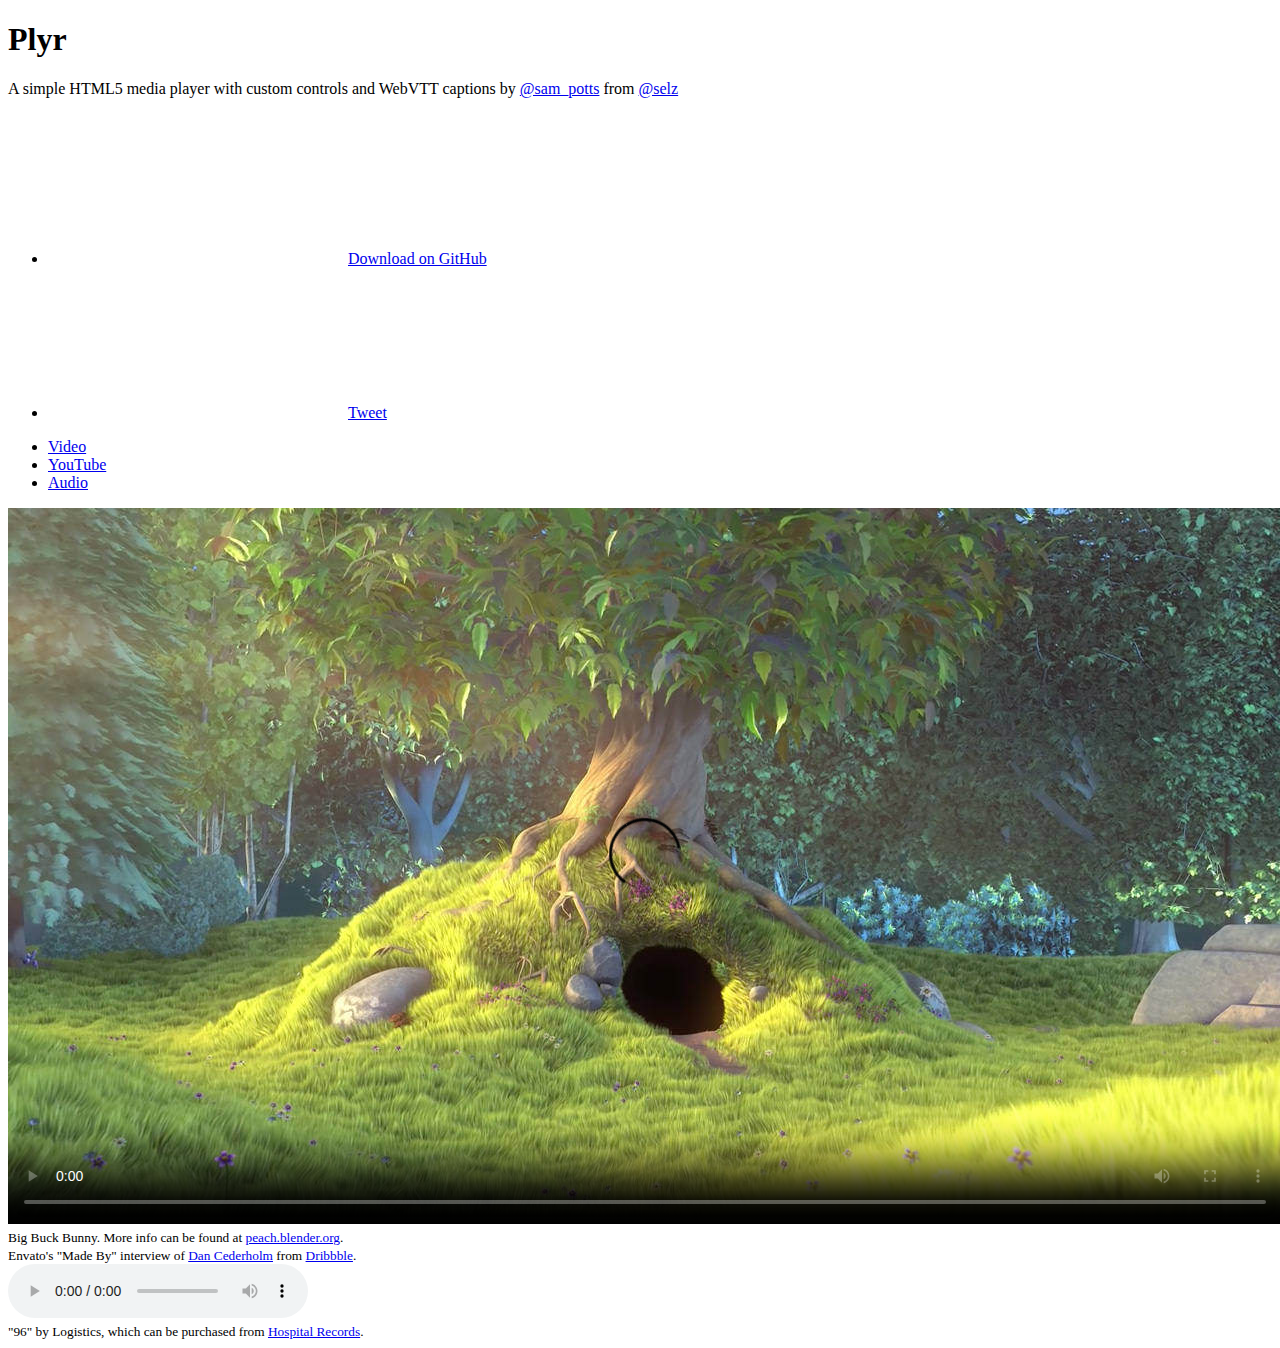
<file: lib/plyr/docs/index.html>
<!doctype html>
<html lang="en">
    <head>
        <meta charset="utf-8" />
        <title>Plyr - A simple HTML5 media player</title>
        <meta name="description" content="A simple HTML5 media player with custom controls and WebVTT captions.">
        <meta name="author" content="Sam Potts">
        <meta name="viewport" content="width=device-width, initial-scale=1">

        <!-- Styles -->
        <link rel="stylesheet" href="https://cdn.plyr.io/1.3.7/plyr.css">

        <!-- Docs styles -->
        <link rel="stylesheet" href="https://cdn.plyr.io/1.3.7/docs.css">
    </head>
    <body>
        <header>
            <h1>Plyr</h1>
            <p>A simple HTML5 media player with custom controls and WebVTT captions by <a href="https://twitter.com/sam_potts" target="_blank">@sam_potts</a> from <a href="https://twitter.com/selz" target="_blank">@selz</a></p>
            <nav>
                <ul>
                    <li>
                        <a href="https://github.com/selz/plyr" target="_blank" class="btn btn-primary" data-shr-network="github">
                            <svg class="icon"><use xlink:href="#shr-github"/></svg>Download on GitHub
                        </a>
                    </li>
                    <li>
                        <a href="https://twitter.com/intent/tweet?text=A+simple+HTML5+media+player+with+custom+controls+and+WebVTT+captions.&url=http%3A%2F%2Fplyr.io&via=Sam_Potts" target="_blank" class="btn btn-twitter" data-shr-network="twitter">
                            <svg class="icon"><use xlink:href="#shr-twitter"/></svg>Tweet
                        </a>
                    </li>
                </ul>
            </nav>
        </header>

        <main role="main" id="main">
            <nav class="btn-bar nav-panel">
                <ul>
                    <li><a href="#video" class="btn active btn-small">Video</a></li>
                    <li><a href="#youtube" class="btn btn-small">YouTube</a></li>
                    <li><a href="#audio" class="btn btn-small">Audio</a></li>
                </ul>
            </nav>
            <div class="panels">
                <section class="panel example-video active" id="video">
                    <div class="player">
                        <video poster="poster.jpg" controls crossorigin>
                            <!-- Video files -->
                            <source src="https://cdn.selz.com/plyr/1.0/movie.mp4" type="video/mp4">
                            <source src="https://cdn.selz.com/plyr/1.0/movie.webm" type="video/webm">

                            <!-- Text track file -->
                            <track kind="captions" label="English" srclang="en" src="https://cdn.selz.com/plyr/1.0/example_captions_en.vtt" default>

                            <!-- Fallback for browsers that don't support the <video> element -->
                            <a href="https://cdn.selz.com/plyr/1.0/movie.mp4">Download</a>
                        </video>
                    </div>
                    <small>Big Buck Bunny. More info can be found at <a href="https://peach.blender.org" target="_blank">peach.blender.org</a>.</small>
                </section>
                <section class="panel example-video" id="youtube">
                    <div class="player">
                        <div data-video-id="Au87oAJ2jeE" data-type="youtube"></div>
                    </div>
                    <small>Envato's "Made By" interview of <a href="https://www.youtube.com/watch?v=Au87oAJ2jeE" target="_blank">Dan Cederholm</a> from <a href="https://dribbble.com" target="_blank">Dribbble</a>.</small>
                </section>
                <section class="panel example-audio" id="audio">
                    <div class="player">
                        <audio controls>
                            <!-- Audio files -->
                            <source src="//cdn.selz.com/plyr/1.0/logistics-96-sample.mp3" type="audio/mp3">
                            <source src="//cdn.selz.com/plyr/1.0/logistics-96-sample.ogg" type="audio/ogg">

                            <!-- Fallback for browsers that don't support the <audio> element -->
                            <a href="//cdn.selz.com/plyr/1.0/logistics-96-sample.mp3">Download</a>
                        </audio>
                    </div>
                    <small>"96" by Logistics, which can be purchased from <a href="https://www.hospitalrecords.com/shop/artist/logistics" target="_blank">Hospital Records</a>.</small>
                </section>
            </div>
        </main>

        <!-- Load SVG defs -->
        <!-- You should bundle all SVG/Icons into one file using a build tool such as gulp and svg store -->
        <script>
        (function() {
            [
                "https://cdn.shr.one/0.1.9/sprite.svg",
                "https://cdn.plyr.io/1.3.7/sprite.svg"
            ]
            .forEach(function(u) {
                var x = new XMLHttpRequest(),
                    b = document.body;

                // Check for CORS support
                // If you're loading from same domain, you can remove the if statement
                // XHR for Chrome/Firefox/Opera/Safari
                if ("withCredentials" in x) {
                    x.open("GET", u, true);
                }
                // XDomainRequest for older IE
                else if (typeof XDomainRequest != "undefined") {
                    x = new XDomainRequest();
                    x.open("GET", u);
                }
                else {
                    return;
                }

                x.send();
                x.onload = function() {
                    var c = document.createElement("div");
                    c.setAttribute("hidden", "");
                    c.innerHTML = x.responseText;
                    b.insertBefore(c, b.childNodes[0]);
                }
            });
        })();
        </script>

        <!-- Plyr core script -->
        <script src="https://cdn.plyr.io/1.3.7/plyr.js"></script>

        <!-- Shr core script -->
        <script src="https://cdn.shr.one/0.1.9/shr.js"></script>

        <!-- Docs script -->
        <script src="https://cdn.plyr.io/1.3.7/docs.js"></script>
    </body>
</html>
</file>
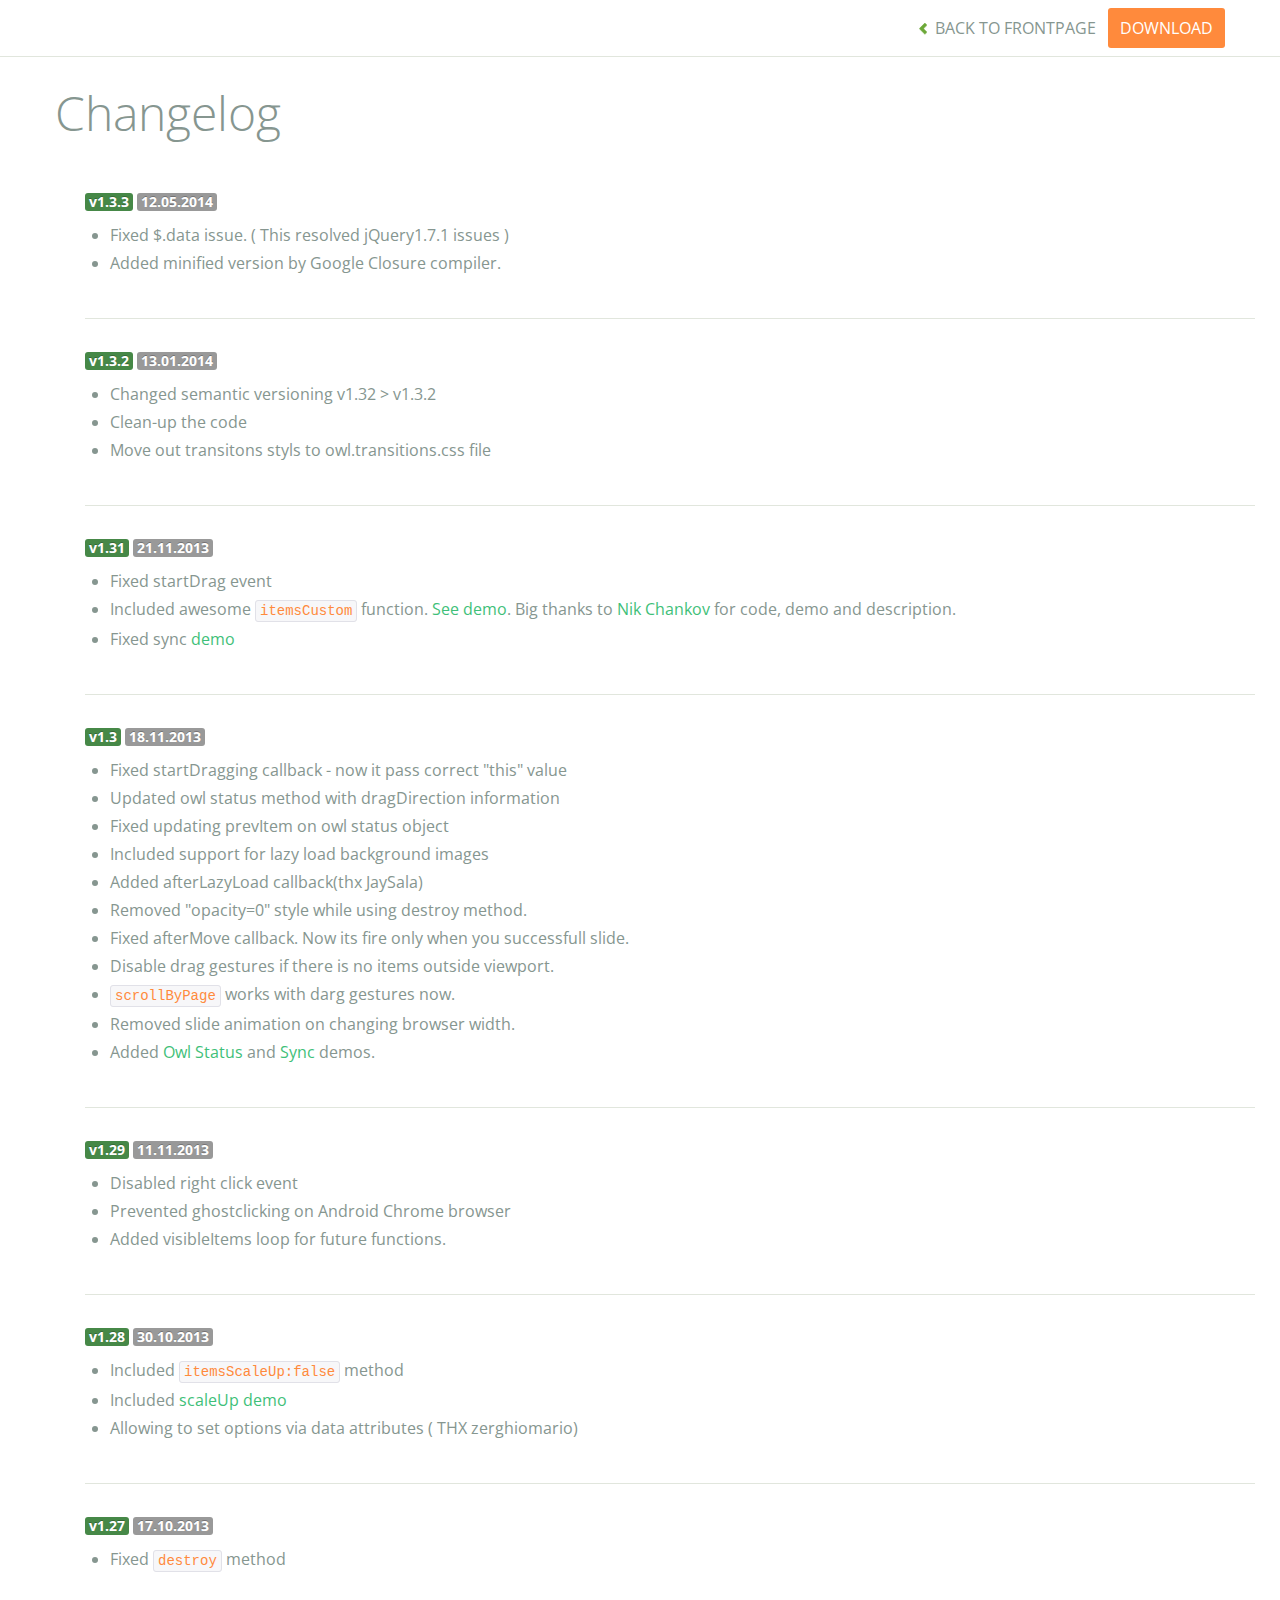
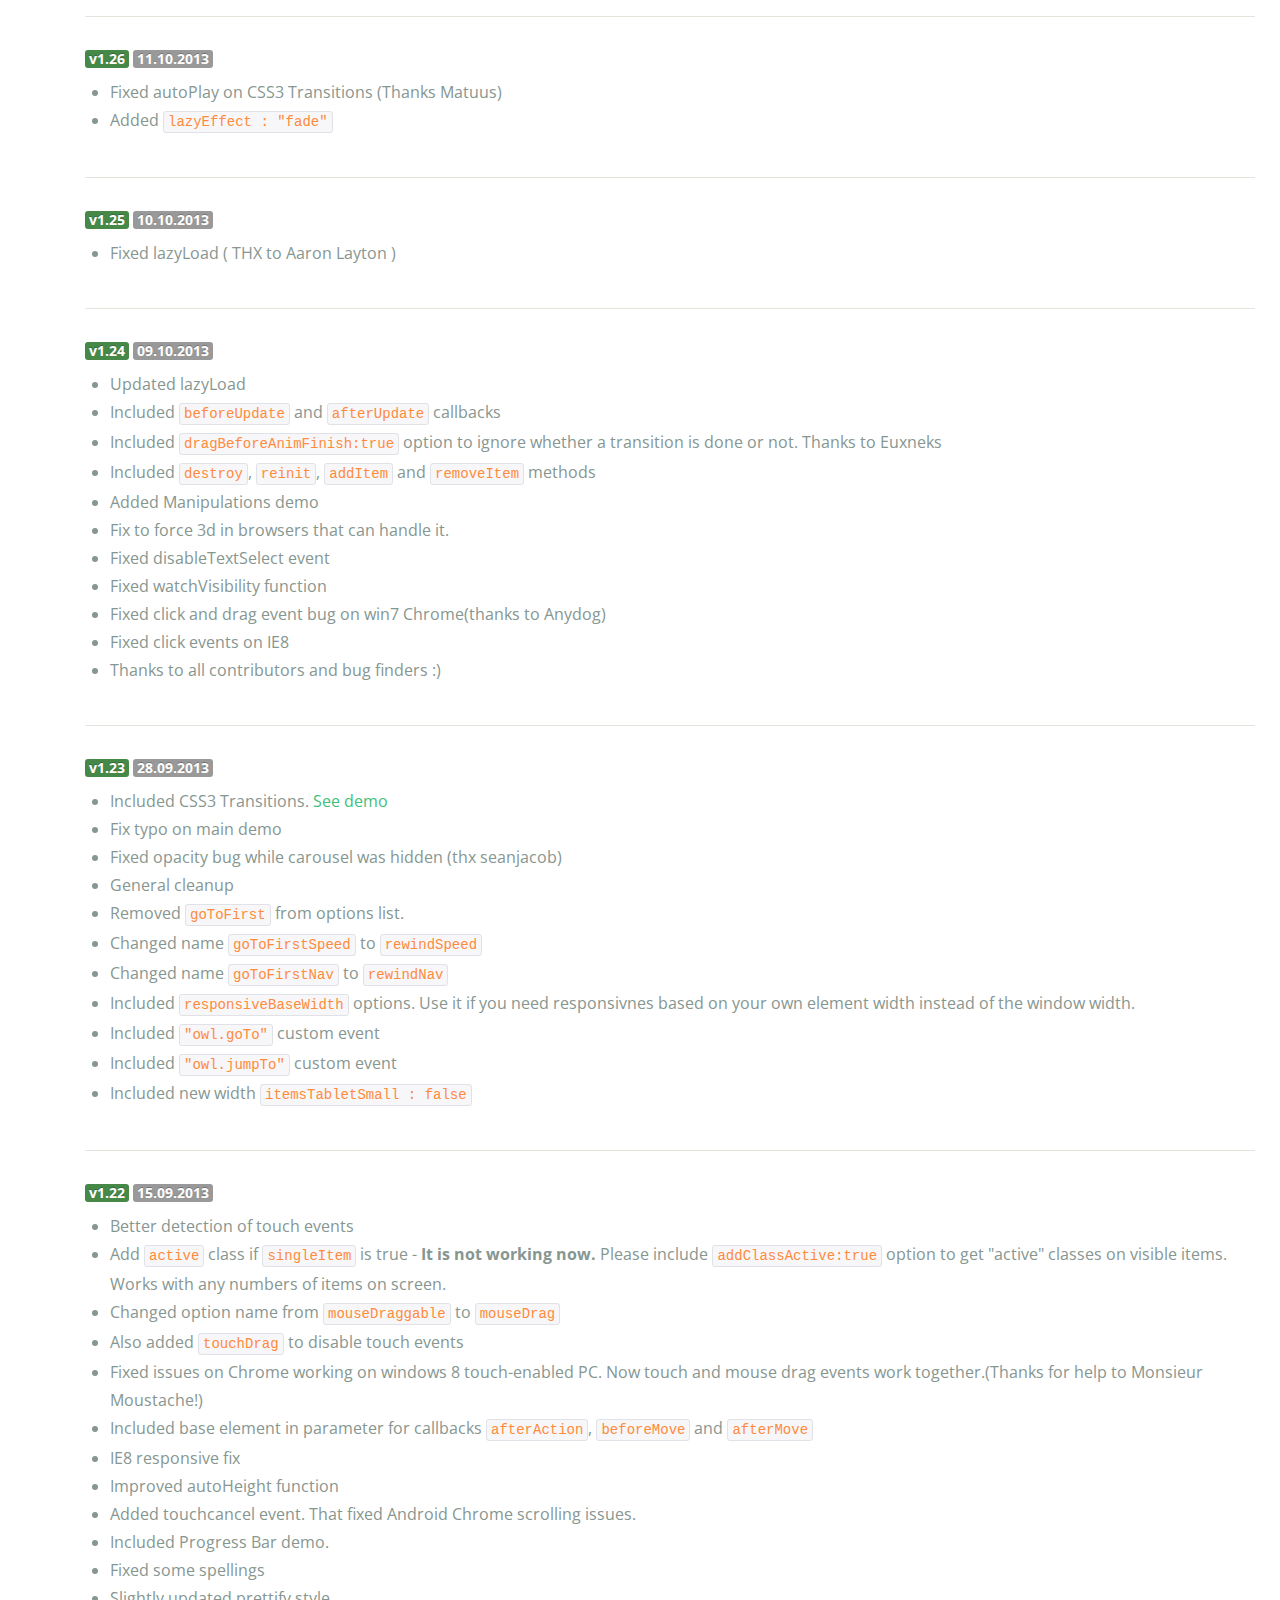
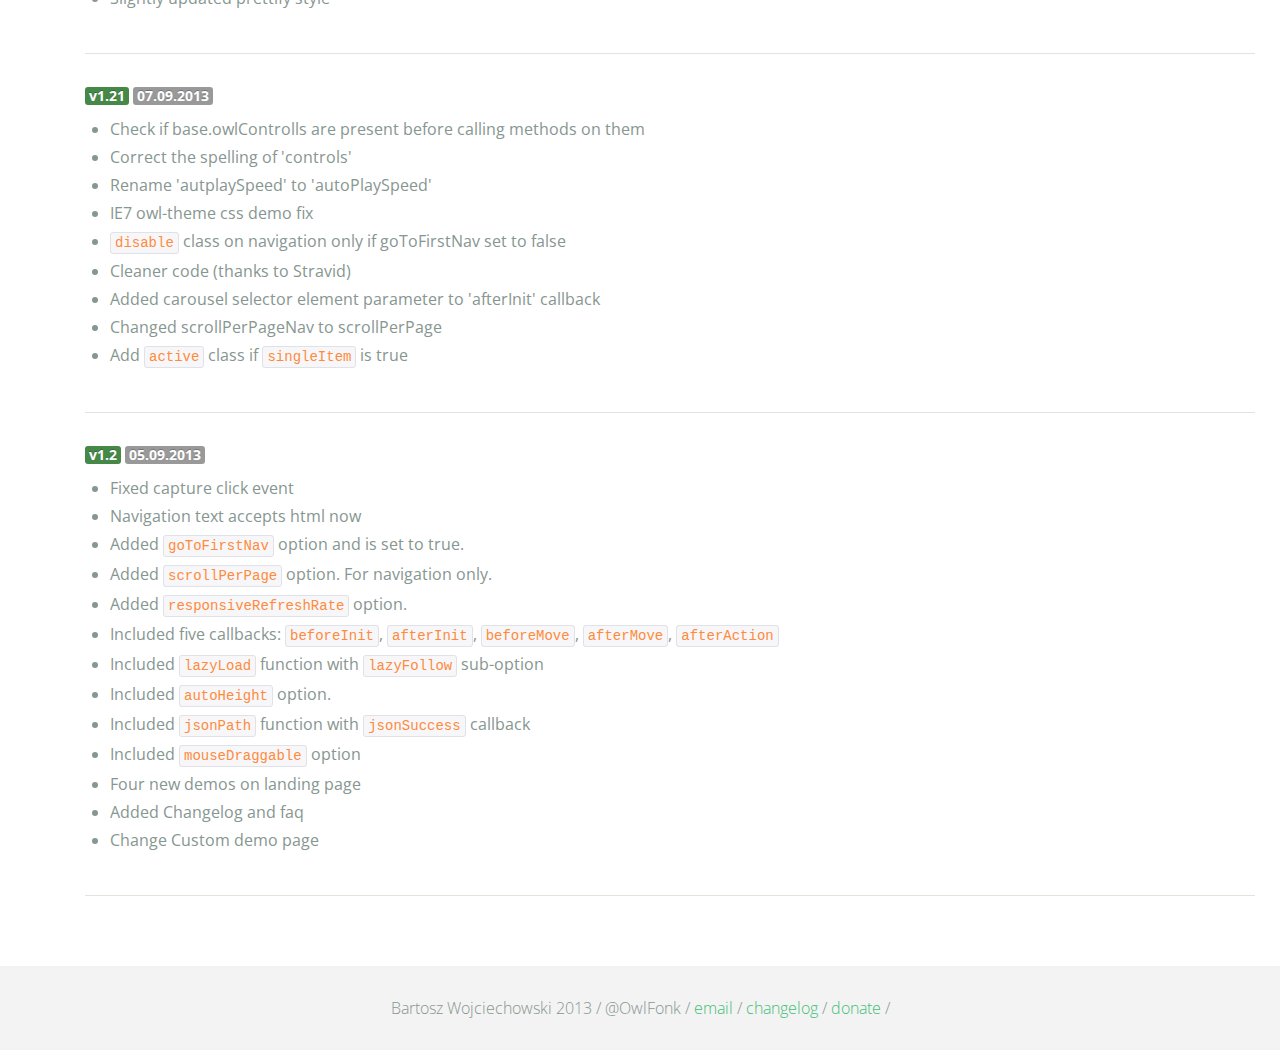
<file: lib/owl.carousel/changelog.html>
<!DOCTYPE html>
<html lang="en">
  <head>
    <meta charset="utf-8">
    <title>Owl Carousel - Changelog</title>
    <meta name="viewport" content="width=device-width, initial-scale=1.0">
    <meta name="description" content="jQuery Responsive Carousel - Owl Carusel">
    <meta name="author" content="Bartosz Wojciechowski">

    <link href='http://fonts.googleapis.com/css?family=Open+Sans:400italic,400,300,600,700' rel='stylesheet' type='text/css'>
    <link href="assets/css/bootstrapTheme.css" rel="stylesheet">
    <link href="assets/css/custom.css" rel="stylesheet">

    <!-- Owl Carousel Assets -->
    <link href="owl-carousel/owl.carousel.css" rel="stylesheet">
    <link href="owl-carousel/owl.theme.css" rel="stylesheet">

    <!-- Prettify -->
    <link href="assets/js/google-code-prettify/prettify.css" rel="stylesheet">
	

    <!-- Le fav and touch icons -->
    <link rel="apple-touch-icon-precomposed" sizes="144x144" href="assets/ico/apple-touch-icon-144-precomposed.png">
    <link rel="apple-touch-icon-precomposed" sizes="114x114" href="assets/ico/apple-touch-icon-114-precomposed.png">
      <link rel="apple-touch-icon-precomposed" sizes="72x72" href="assets/ico/apple-touch-icon-72-precomposed.png">
                    <link rel="apple-touch-icon-precomposed" href="assets/ico/apple-touch-icon-57-precomposed.png">
                                   <link rel="shortcut icon" href="assets/ico/favicon.png">
  </head>
  <body>

      <div id="top-nav" class="navbar navbar-fixed-top">
        <div class="navbar-inner">
          <div class="container">
            <button type="button" class="btn btn-navbar" data-toggle="collapse" data-target=".nav-collapse">
            <span class="icon-bar"></span>
            <span class="icon-bar"></span>
            <span class="icon-bar"></span>
          </button>
            <div class="nav-collapse collapse">
            <ul class="nav pull-right">
              <li><a href="index.html"><i class="icon-chevron-left"></i> Back to Frontpage</a></li>
              <li><a href="owl.carousel.zip" class="download download-on" data-spy="affix" data-offset-top="450">Download</a></li>
            </ul>
            <ul class="nav pull-left">
              
            </ul>
            </div>
          </div>
        </div>
      </div>

    <div id="changelog" class="container">
      <div class="row">
        <div class="span12">
          <h1>Changelog</h1>
          
          <div class="span12 log">
          <span class="label label-success">v1.3.3</span> <span class="label">12.05.2014</span>
            <ul>
              <li>Fixed $.data issue. ( This resolved jQuery1.7.1 issues )</li>
              <li>Added minified version by Google Closure compiler.</li>
            </ul>
          </div>

          <div class="span12 log">
          <span class="label label-success">v1.3.2</span> <span class="label">13.01.2014</span>
            <ul>
              <li>Changed semantic versioning v1.32 > v1.3.2</li>
              <li>Clean-up the code</li>
              <li>Move out transitons styls to owl.transitions.css file</li>             

            </ul>
          </div>

          <div class="span12 log">
          <span class="label label-success">v1.31</span> <span class="label">21.11.2013</span>
            <ul>
              <li>Fixed startDrag event</li>
              <li>Included awesome <code>itemsCustom</code> function. <a href="demos/itemsCustom.html">See demo</a>. Big thanks to <a href="https://github.com/nchankov">Nik Chankov</a> for code, demo and description.</li>
              <li>Fixed sync <a href="demos/sync.html">demo</a></li>
            </ul>
          </div>

          <div class="span12 log">
          <span class="label label-success">v1.3</span> <span class="label">18.11.2013</span>
            <ul>
              <li>Fixed startDragging callback - now it pass correct "this" value</li>
              <li>Updated owl status method with dragDirection information</li>
              <li>Fixed updating prevItem on owl status object</li>
              <li>Included support for lazy load background images</li>
              <li>Added afterLazyLoad callback(thx JaySala)</li>
              <li>Removed "opacity=0" style while using destroy method.</li>
              <li>Fixed afterMove callback. Now its fire only when you successfull slide.</li>
              <li>Disable drag gestures if there is no items outside viewport.</li>
              <li><code>scrollByPage</code> works with darg gestures now. </li>
              <li>Removed slide animation on changing browser width.</li>
              <li>Added <a href="demos/owlStatus.html">Owl Status</a> and <a href="demos/sync.html">Sync</a> demos.</li>
            </ul>
          </div>

          <div class="span12 log">
          <span class="label label-success">v1.29</span> <span class="label">11.11.2013</span>
            <ul>
              <li>Disabled right click event</li>
              <li>Prevented ghostclicking on Android Chrome browser</li>
              <li>Added visibleItems loop for future functions.</li>
            </ul>
          </div>

          <div class="span12 log">
          <span class="label label-success">v1.28</span> <span class="label">30.10.2013</span>
            <ul>
              <li>Included <code>itemsScaleUp:false</code> method</li>
              <li>Included <a href="demos/scaleup.html">scaleUp demo</a></li>
              <li>Allowing to set options via data attributes ( THX zerghiomario)</li>
            </ul>
          </div>

          <div class="span12 log">
          <span class="label label-success">v1.27</span> <span class="label">17.10.2013</span>
            <ul>
              <li>Fixed <code>destroy</code> method</li>
            </ul>
          </div>

          <div class="span12 log">
          <span class="label label-success">v1.26</span> <span class="label">11.10.2013</span>
            <ul>
              <li>Fixed autoPlay on CSS3 Transitions (Thanks Matuus)</li>
              <li>Added <code>lazyEffect : "fade"</code></li>
            </ul>
          </div>

          <div class="span12 log">
          <span class="label label-success">v1.25</span> <span class="label">10.10.2013</span>
            <ul>
              <li>Fixed lazyLoad ( THX to Aaron Layton )</li>
            </ul>
          </div>


          <div class="span12 log">
          <span class="label label-success">v1.24</span> <span class="label">09.10.2013</span>
            <ul>
              <li>Updated lazyLoad</li>
              <li>Included <code>beforeUpdate</code> and <code>afterUpdate</code> callbacks</li>
              <li>Included <code>dragBeforeAnimFinish:true</code> option to ignore whether a transition is done or not. Thanks to Euxneks</li>
              <li>Included <code>destroy</code>, <code>reinit</code>, <code>addItem</code> and <code>removeItem</code> methods</li>
              <li>Added Manipulations demo</li>
              <li>Fix to force 3d in browsers that can handle it.</li>
              <li>Fixed disableTextSelect event</li>
              <li>Fixed watchVisibility function</li>
              <li>Fixed click and drag event bug on win7 Chrome(thanks to Anydog)</li>
              <li>Fixed click events on IE8</li>
              <li>Thanks to all contributors and bug finders :)</li>
            </ul>
          </div>

          <div class="span12 log">
          <span class="label label-success">v1.23</span> <span class="label">28.09.2013</span>
            <ul>
              <li>Included CSS3 Transitions. <a href="demos/transitions.html">See demo</a></li>
              <li>Fix typo on main demo</li>
              <li>Fixed opacity bug while carousel was hidden (thx seanjacob)</li>
              <li>General cleanup</li>
              <li>Removed <code>goToFirst</code> from options list.</li>
              <li>Changed name <code>goToFirstSpeed</code> to <code>rewindSpeed</code></li>
              <li>Changed name <code>goToFirstNav</code> to <code>rewindNav</code></li>
              <li>Included <code>responsiveBaseWidth</code> options. Use it if you need responsivnes based on your own element width instead of the window width.</li>
              <li>Included <code>"owl.goTo"</code> custom event</li>
              <li>Included <code>"owl.jumpTo"</code> custom event</li>
              <li>Included new width <code>itemsTabletSmall : false</code></li>
            </ul>
          </div>

          <div class="span12 log">
          <span class="label label-success">v1.22</span> <span class="label">15.09.2013</span>
            <ul>
              <li>Better detection of touch events</li>
              <li>Add <code>active</code> class if <code>singleItem</code> is true - <b>It is not working now.</b> Please include <code>addClassActive:true</code> option to get "active" classes on visible items. Works with any numbers of items on screen.</li>
              <li>Changed option name from <code>mouseDraggable</code> to <code>mouseDrag</code></li>
              <li>Also added <code>touchDrag</code> to disable touch events</li>
              <li>Fixed issues on Chrome working on windows 8 touch-enabled PC. Now touch and mouse drag events work together.(Thanks for help to Monsieur Moustache!)</li>
              <li>Included base element in parameter for callbacks <code>afterAction</code>, <code>beforeMove</code> and <code>afterMove</code></li>
              <li>IE8 responsive fix</li>
              <li>Improved autoHeight function</li>
              <li>Added touchcancel event. That fixed Android Chrome scrolling issues.</li>
              <li>Included Progress Bar demo.</li>
              <li>Fixed some spellings</li>
              <li>Slightly updated prettify style</li>
            </ul>
          </div>

          <div class="span12 log">
          <span class="label label-success">v1.21</span> <span class="label">07.09.2013</span>
            <ul>
              <li>Check if base.owlControlls are present before calling methods on them</li>
              <li>Correct the spelling of 'controls'</li>
              <li>Rename 'autplaySpeed' to 'autoPlaySpeed'</li>
              <li>IE7 owl-theme css demo fix</li>
              <li><code>disable</code> class on navigation only if goToFirstNav set to false</li>
              <li>Cleaner code (thanks to Stravid)</li>
              <li>Added carousel selector element parameter to 'afterInit' callback</li>
              <li>Changed scrollPerPageNav to scrollPerPage</li>
              <li>Add <code>active</code> class if <code>singleItem</code> is true</li>
            </ul>
          </div>
          <div class="span12 log">
          <span class="label label-success">v1.2</span> <span class="label">05.09.2013</span>
            <ul>
              <li>Fixed capture click event</li>
              <li>Navigation text accepts html now</li>
              <li>Added <code>goToFirstNav</code> option and is set to true.</li>
              <li>Added <code>scrollPerPage</code> option. For navigation only.</li>
              <li>Added <code>responsiveRefreshRate</code> option.</li>
              <li>Included five callbacks: <code>beforeInit</code>, <code>afterInit</code>, <code>beforeMove</code>, <code>afterMove</code>, <code>afterAction</code></li>
              <li>Included <code>lazyLoad</code> function with <code>lazyFollow</code> sub-option</li>
              <li>Included <code>autoHeight</code> option.</li>
              <li>Included <code>jsonPath</code> function with <code>jsonSuccess</code> callback</li>
              <li>Included <code>mouseDraggable</code> option</li>
              <li>Four new demos on landing page</li>
              <li>Added Changelog and faq</li>
              <li>Change Custom demo page</li>
            </ul>
          </div>
        </div>
      </div>
    </div>

    <div id="footer">
      <div class="container">
        <div class="row">
          <div class="span12">
            <h5>Bartosz Wojciechowski 2013 / @OwlFonk / 
            <a href="mailto:owl@owlgraphic.com?subject=Hey Owl!">email</a> / 
            <a href="changelog.html">changelog</a> /
            <a href="https://www.paypal.com/cgi-bin/webscr?cmd=_s-xclick&hosted_button_id=EFSGXZS7V2U9N">donate</a> / 
            </h5>
          </div>
        </div>
      </div>
    </div>


    <script src="assets/js/jquery-1.9.1.min.js"></script> 
    <script src="owl-carousel/owl.carousel.js"></script>

    <!-- Frontpage Demo -->
    <script>
    jQuery(document).ready(function($) {
      $("#owl-example").owlCarousel();
    });

    $("body").data("page", "frontpage");

    </script>
    <script src="assets/js/bootstrap-collapse.js"></script>
    <script src="assets/js/bootstrap-transition.js"></script>

    <script src="assets/js/google-code-prettify/prettify.js"></script>
	  <script src="assets/js/application.js"></script>

    <script>
    var owldomain = window.location.hostname.indexOf("owlgraphic");
    if(owldomain !== -1){
      (function(i,s,o,g,r,a,m){i['GoogleAnalyticsObject']=r;i[r]=i[r]||function(){
      (i[r].q=i[r].q||[]).push(arguments)},i[r].l=1*new Date();a=s.createElement(o),
      m=s.getElementsByTagName(o)[0];a.async=1;a.src=g;m.parentNode.insertBefore(a,m)
      })(window,document,'script','//www.google-analytics.com/analytics.js','ga');

      ga('create', 'UA-41541058-1', 'owlgraphic.com');
      ga('send', 'pageview');
    }

    </script>

  </body>
</html>
</file>
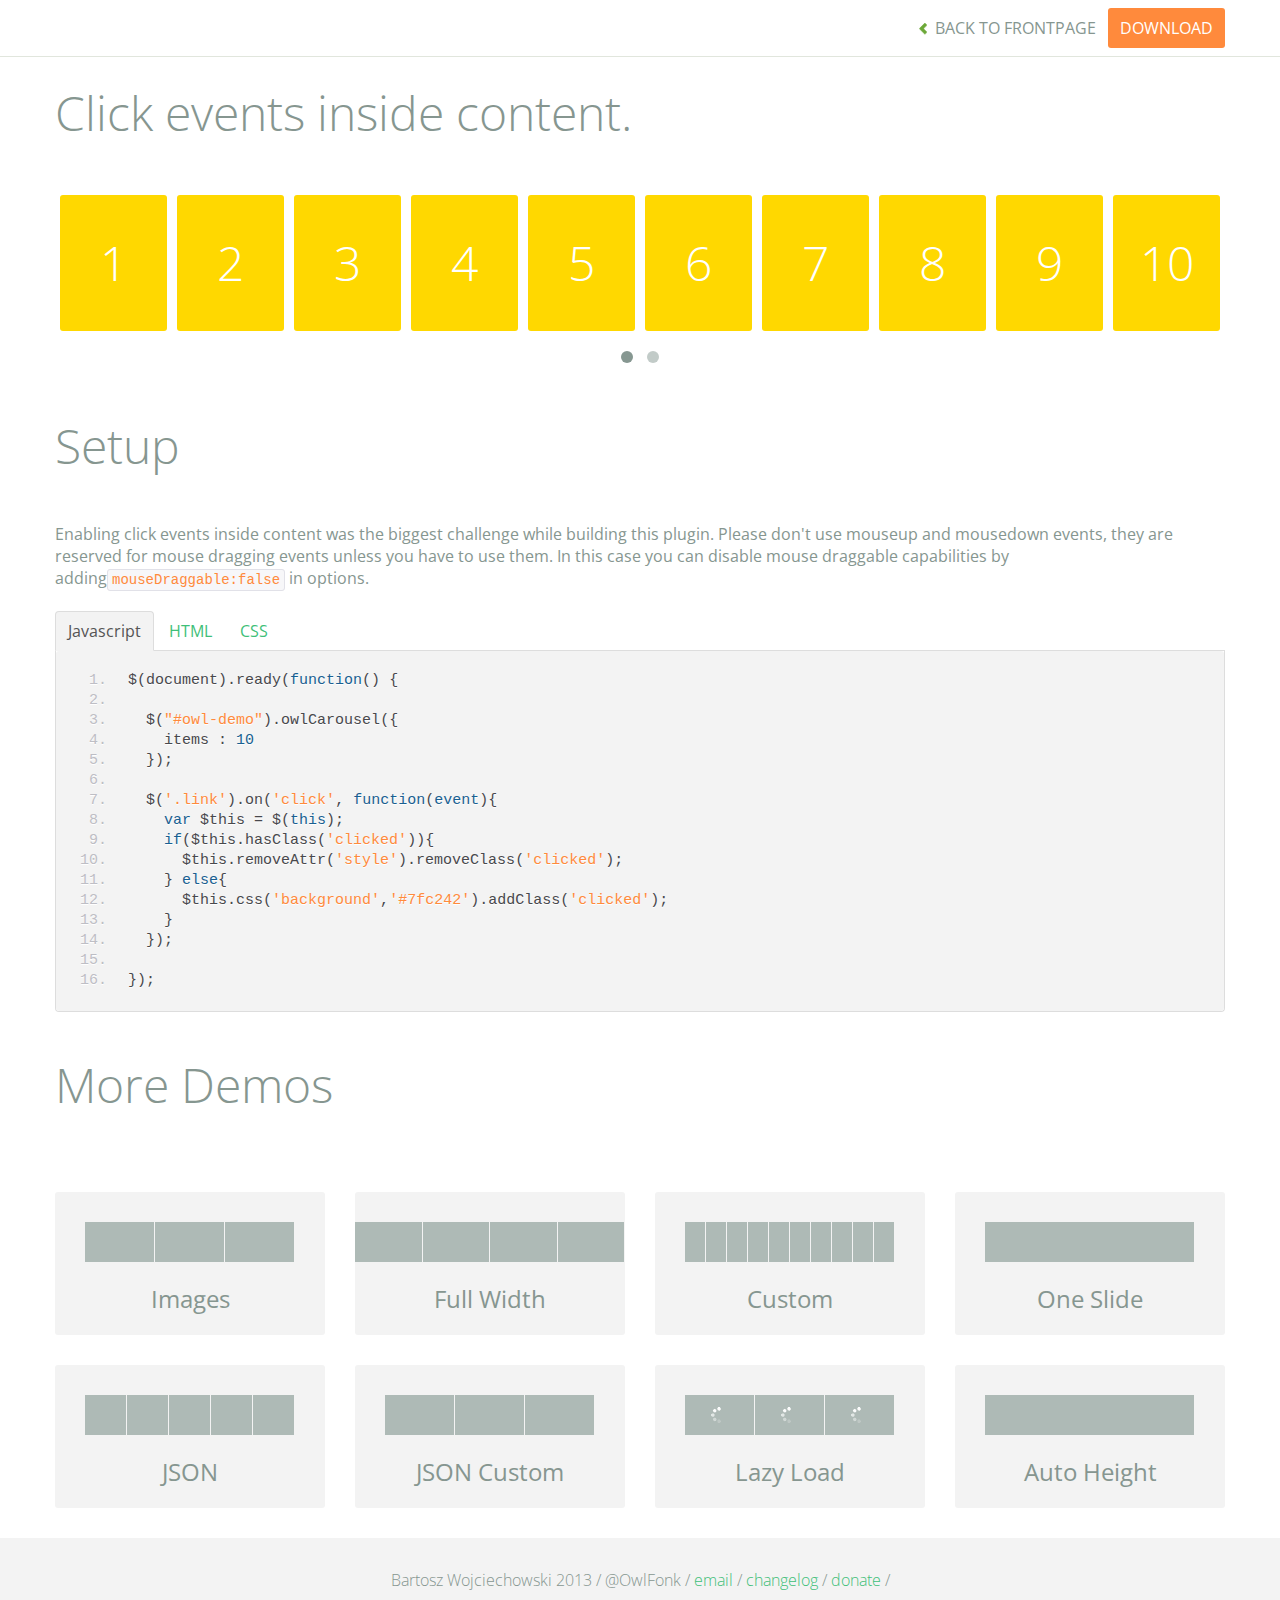
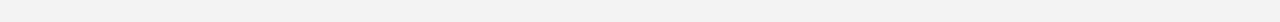
<file: lib/owl.carousel/demos/click.html>
<!DOCTYPE html>
<html lang="en">
  <head>
    <meta charset="utf-8">
    <title>Owl Carousel - Click Event</title>
    <meta name="viewport" content="width=device-width, initial-scale=1.0">
    <meta name="description" content="jQuery Responsive Carousel - Owl Carusel">
    <meta name="author" content="Bartosz Wojciechowski">

    <link href='http://fonts.googleapis.com/css?family=Open+Sans:400italic,400,300,600,700' rel='stylesheet' type='text/css'>
    <link href="../assets/css/bootstrapTheme.css" rel="stylesheet">
    <link href="../assets/css/custom.css" rel="stylesheet">

    <!-- Owl Carousel Assets -->
    <link href="../owl-carousel/owl.carousel.css" rel="stylesheet">
    <link href="../owl-carousel/owl.theme.css" rel="stylesheet">

    <link href="../assets/js/google-code-prettify/prettify.css" rel="stylesheet">

    <!-- Le fav and touch icons -->
    <link rel="apple-touch-icon-precomposed" sizes="144x144" href="../assets/ico/apple-touch-icon-144-precomposed.png">
    <link rel="apple-touch-icon-precomposed" sizes="114x114" href="../assets/ico/apple-touch-icon-114-precomposed.png">
      <link rel="apple-touch-icon-precomposed" sizes="72x72" href="../assets/ico/apple-touch-icon-72-precomposed.png">
                    <link rel="apple-touch-icon-precomposed" href="../assets/ico/apple-touch-icon-57-precomposed.png">
                                   <link rel="shortcut icon" href="../assets/ico/favicon.png">
  </head>
  <body>

      <div id="top-nav" class="navbar navbar-fixed-top">
        <div class="navbar-inner">
          <div class="container">
            <button type="button" class="btn btn-navbar" data-toggle="collapse" data-target=".nav-collapse">
            <span class="icon-bar"></span>
            <span class="icon-bar"></span>
            <span class="icon-bar"></span>
          </button>
            <div class="nav-collapse collapse">
            <ul class="nav pull-right">
              <li><a href="../index.html"><i class="icon-chevron-left"></i> Back to Frontpage</a></li>
              <li><a href="../owl.carousel.zip" class="download download-on" data-spy="affix" data-offset-top="450">Download</a></li>
            </ul>
            <ul class="nav pull-left">
              
            </ul>
            </div>
          </div>
        </div>
      </div>
   
    <div id="title">
      <div class="container">
        <div class="row">
          <div class="span12">
            <h1>Click events inside content.</h1>
          </div>
        </div>
      </div>
    </div>

      <div id="demo">
        <div class="container">
          <div class="row">
            <div class="span12">

              <div id="owl-demo" class="owl-carousel">
                
                <a class="item link"><h1>1</h1></a>
                <a class="item link"><h1>2</h1></a>
                <a class="item link"><h1>3</h1></a>
                <a class="item link"><h1>4</h1></a>
                <a class="item link"><h1>5</h1></a>
                <a class="item link"><h1>6</h1></a>
                <a class="item link"><h1>7</h1></a>
                <a class="item link"><h1>8</h1></a>
                <a class="item link"><h1>9</h1></a>
                <a class="item link"><h1>10</h1></a>
                <a class="item link"><h1>11</h1></a>
                <a class="item link"><h1>12</h1></a>
                <a class="item link"><h1>13</h1></a>
                <a class="item link"><h1>14</h1></a>
                <a class="item link"><h1>15</h1></a>
                <a class="item link"><h1>16</h1></a>

              </div>
            </div>
          </div>
        </div>

    </div>

    <div id="example-info">
      <div class="container">
        <div class="row">
          <div class="span12">
            <h1>Setup</h1>
            <p>Enabling click events inside content was the biggest challenge while building this plugin. Please don't use mouseup and mousedown events, they are reserved for mouse dragging events unless you have to use them. In this case you can disable mouse draggable capabilities by adding<code>mouseDraggable:false</code> in options.
            </p>
            <ul class="nav nav-tabs" id="myTab">
              <li class="active"><a href="#javascript">Javascript</a></li>
              <li><a href="#HTML">HTML</a></li>
              <li><a href="#CSS">CSS</a></li>
            </ul>
             
            <div class="tab-content">

              <div class="tab-pane active" id="javascript">
<pre class="pre-show prettyprint linenums">
$(document).ready(function() {

  $("#owl-demo").owlCarousel({
    items : 10
  });

  $('.link').on('click', function(event){
    var $this = $(this);
    if($this.hasClass('clicked')){
      $this.removeAttr('style').removeClass('clicked');
    } else{
      $this.css('background','#7fc242').addClass('clicked');
    }
  });

})&#59;
</pre>

              </div>

              <div class="tab-pane" id="HTML">
<pre class="pre-show prettyprint linenums">
&lt;div id="owl-demo" class="owl-carousel"&gt;
  &lt;a class="item link"&gt;&lt;h1&gt;1&lt;/h1&gt;&lt;/a&gt;
  &lt;a class="item link"&gt;&lt;h1&gt;2&lt;/h1&gt;&lt;/a&gt;
  &lt;a class="item link"&gt;&lt;h1&gt;3&lt;/h1&gt;&lt;/a&gt;
  &lt;a class="item link"&gt;&lt;h1&gt;4&lt;/h1&gt;&lt;/a&gt;
  &lt;a class="item link"&gt;&lt;h1&gt;5&lt;/h1&gt;&lt;/a&gt;
  &lt;a class="item link"&gt;&lt;h1&gt;6&lt;/h1&gt;&lt;/a&gt;
  &lt;a class="item link"&gt;&lt;h1&gt;7&lt;/h1&gt;&lt;/a&gt;
  &lt;a class="item link"&gt;&lt;h1&gt;8&lt;/h1&gt;&lt;/a&gt;
  &lt;a class="item link"&gt;&lt;h1&gt;9&lt;/h1&gt;&lt;/a&gt;
  &lt;a class="item link"&gt;&lt;h1&gt;10&lt;/h1&gt;&lt;/a&gt;
  &lt;a class="item link"&gt;&lt;h1&gt;11&lt;/h1&gt;&lt;/a&gt;
  &lt;a class="item link"&gt;&lt;h1&gt;12&lt;/h1&gt;&lt;/a&gt;
  &lt;a class="item link"&gt;&lt;h1&gt;13&lt;/h1&gt;&lt;/a&gt;
  &lt;a class="item link"&gt;&lt;h1&gt;14&lt;/h1&gt;&lt;/a&gt;
  &lt;a class="item link"&gt;&lt;h1&gt;15&lt;/h1&gt;&lt;/a&gt;
  &lt;a class="item link"&gt;&lt;h1&gt;16&lt;/h1&gt;&lt;/a&gt;
&lt;/div&gt;
</pre>
              </div>

              <div class="tab-pane" id="CSS">
<pre class="pre-show prettyprint linenums">
#owl-demo .item{
  display: block;
  cursor: pointer;
  background: #ffd800;
  padding: 30px 0px;
  margin: 5px;
  color: #FFF;
  -webkit-border-radius: 3px;
  -moz-border-radius: 3px;
  border-radius: 3px;
  text-align: center;
  -webkit-tap-highlight-color: rgba(255, 255, 255, 0); 
}
#owl-demo .item:hover{
  background: #F2CD00;
}
</pre>
              </div>
            </div><!--End Tab Content-->

          </div>
        </div>
      </div>
    </div>

    <div id="more">
      <div class="container">

        <div class="row">
          <div class="span12">
            <h1>More Demos</h1>
          </div>
        </div>

        <div class="row demos-row">
          <div class="span3">
            <a href="images.html" class="demo-box">
              <div class="demo-wrapper demo-images clearfix">
                <div class="demo-slide"><div class="bg"></div></div>
                <div class="demo-slide"><div class="bg"></div></div>
                <div class="demo-slide"><div class="bg"></div></div>
              </div>
              <h3>Images</h3>
            </a>
          </div>

          <div class="span3">
            <a href="full.html" class="demo-box">
              <div class="demo-wrapper demo-full clearfix">
                <div class="demo-slide"><div class="bg"></div></div>
                <div class="demo-slide"><div class="bg"></div></div>
                <div class="demo-slide"><div class="bg"></div></div>
                <div class="demo-slide"><div class="bg"></div></div>
              </div>
              <h3>Full Width</h3>
            </a>
          </div>

          <div class="span3">
            <a href="custom.html" class="demo-box">
              <div class="demo-wrapper demo-custom clearfix">
                <div class="demo-slide"><div class="bg"></div></div>
                <div class="demo-slide"><div class="bg"></div></div>
                <div class="demo-slide"><div class="bg"></div></div>
                <div class="demo-slide"><div class="bg"></div></div>
                <div class="demo-slide"><div class="bg"></div></div>
                <div class="demo-slide"><div class="bg"></div></div>
                <div class="demo-slide"><div class="bg"></div></div>
                <div class="demo-slide"><div class="bg"></div></div>
                <div class="demo-slide"><div class="bg"></div></div>
                <div class="demo-slide"><div class="bg"></div></div>
              </div>
              <h3>Custom</h3>
            </a>
          </div>

          <div class="span3">
            <a href="one.html" class="demo-box">
              <div class="demo-wrapper demo-one clearfix">
                <div class="demo-slide"><div class="bg"></div></div>
              </div>
              <h3>One Slide</h3>
            </a>
          </div>

        </div>
        <div class="row demos-row">
          <div class="span3">
            <a href="json.html" class="demo-box">
              <div class="demo-wrapper demo-Json clearfix">
                <div class="demo-slide"><div class="bg"></div></div>
                <div class="demo-slide"><div class="bg"></div></div>
                <div class="demo-slide"><div class="bg"></div></div>
                <div class="demo-slide"><div class="bg"></div></div>
                <div class="demo-slide"><div class="bg"></div></div>
              </div>
              <h3>JSON</h3>
            </a>
          </div>

          <div class="span3">
            <a href="customJson.html" class="demo-box">
              <div class="demo-wrapper demo-Json-custom clearfix">
                <div class="demo-slide"><div class="bg"></div></div>
                <div class="demo-slide"><div class="bg"></div></div>
                <div class="demo-slide"><div class="bg"></div></div>
              </div>
              <h3>JSON Custom</h3>
            </a>
          </div>

          <div class="span3">
            <a href="lazyLoad.html" class="demo-box">
              <div class="demo-wrapper demo-lazy clearfix">
                <div class="demo-slide"><div class="bg"></div></div>
                <div class="demo-slide"><div class="bg"></div></div>
                <div class="demo-slide"><div class="bg"></div></div>
              </div>
              <h3>Lazy Load</h3>
            </a>
          </div>

          <div class="span3">
            <a href="autoHeight.html" class="demo-box">
              <div class="demo-wrapper demo-height clearfix">
                <div class="demo-slide"><div class="bg"></div></div>
              </div>
              <h3>Auto Height</h3>
            </a>
          </div>

        </div>
      </div>
    </div>
 
    <div id="footer">
      <div class="container">
        <div class="row">
          <div class="span12">
            <h5>Bartosz Wojciechowski 2013 / @OwlFonk / 
            <a href="mailto:owl@owlgraphic.com?subject=Hey Owl!">email</a> / 
            <a href="../changelog.html">changelog</a> /
            <a href="https://www.paypal.com/cgi-bin/webscr?cmd=_s-xclick&hosted_button_id=EFSGXZS7V2U9N">donate</a> / 
            <a href="https://twitter.com/share" class="twitter-share-button" data-url="http://owlgraphic.com/owlcarousel/" data-text="Awesome jQuery Owl Carousel Responsive Plugin" data-via="OwlFonk" data-count="none" data-hashtags="owlcarousel"></a>
            <script>
            var owldomain = window.location.hostname.indexOf("owlgraphic");
            if(owldomain !== -1){
              !function(d,s,id){var js,fjs=d.getElementsByTagName(s)[0],p=/^http:/.test(d.location)?'http':'https';if(!d.getElementById(id)){js=d.createElement(s);js.id=id;js.src=p+'://platform.twitter.com/widgets.js';fjs.parentNode.insertBefore(js,fjs);}}(document, 'script', 'twitter-wjs');
            }
            </script>
            </h5>
          </div>
        </div>
      </div>
    </div>


    <script src="../assets/js/jquery-1.9.1.min.js"></script> 
    <script src="../owl-carousel/owl.carousel.js"></script>


    <!-- Demo -->

    <style>
    #owl-demo .item{
        display: block;
        cursor: pointer;
        background: #ffd800;
        padding: 30px 0px;
        margin: 5px;
        color: #FFF;
        -webkit-border-radius: 3px;
        -moz-border-radius: 3px;
        border-radius: 3px;
        text-align: center;
        -webkit-tap-highlight-color: rgba(255, 255, 255, 0); 
    }
    #owl-demo .item:hover{
      background: #F2CD00;
    }
    </style>


    <script>
    $(document).ready(function() {

      $("#owl-demo").owlCarousel({
        items : 10
      });

      $('.link').on('click', function(event){
        var $this = $(this);
        if($this.hasClass('clicked')){
          $this.removeAttr('style').removeClass('clicked');
        } else{
          $this.css('background','#7fc242').addClass('clicked');
        }
      });


    });
    </script>


    <script src="../assets/js/bootstrap-collapse.js"></script>
    <script src="../assets/js/bootstrap-transition.js"></script>
    <script src="../assets/js/bootstrap-tab.js"></script>

    <script src="../assets/js/google-code-prettify/prettify.js"></script>
	  <script src="../assets/js/application.js"></script>

  </body>
</html>
</file>
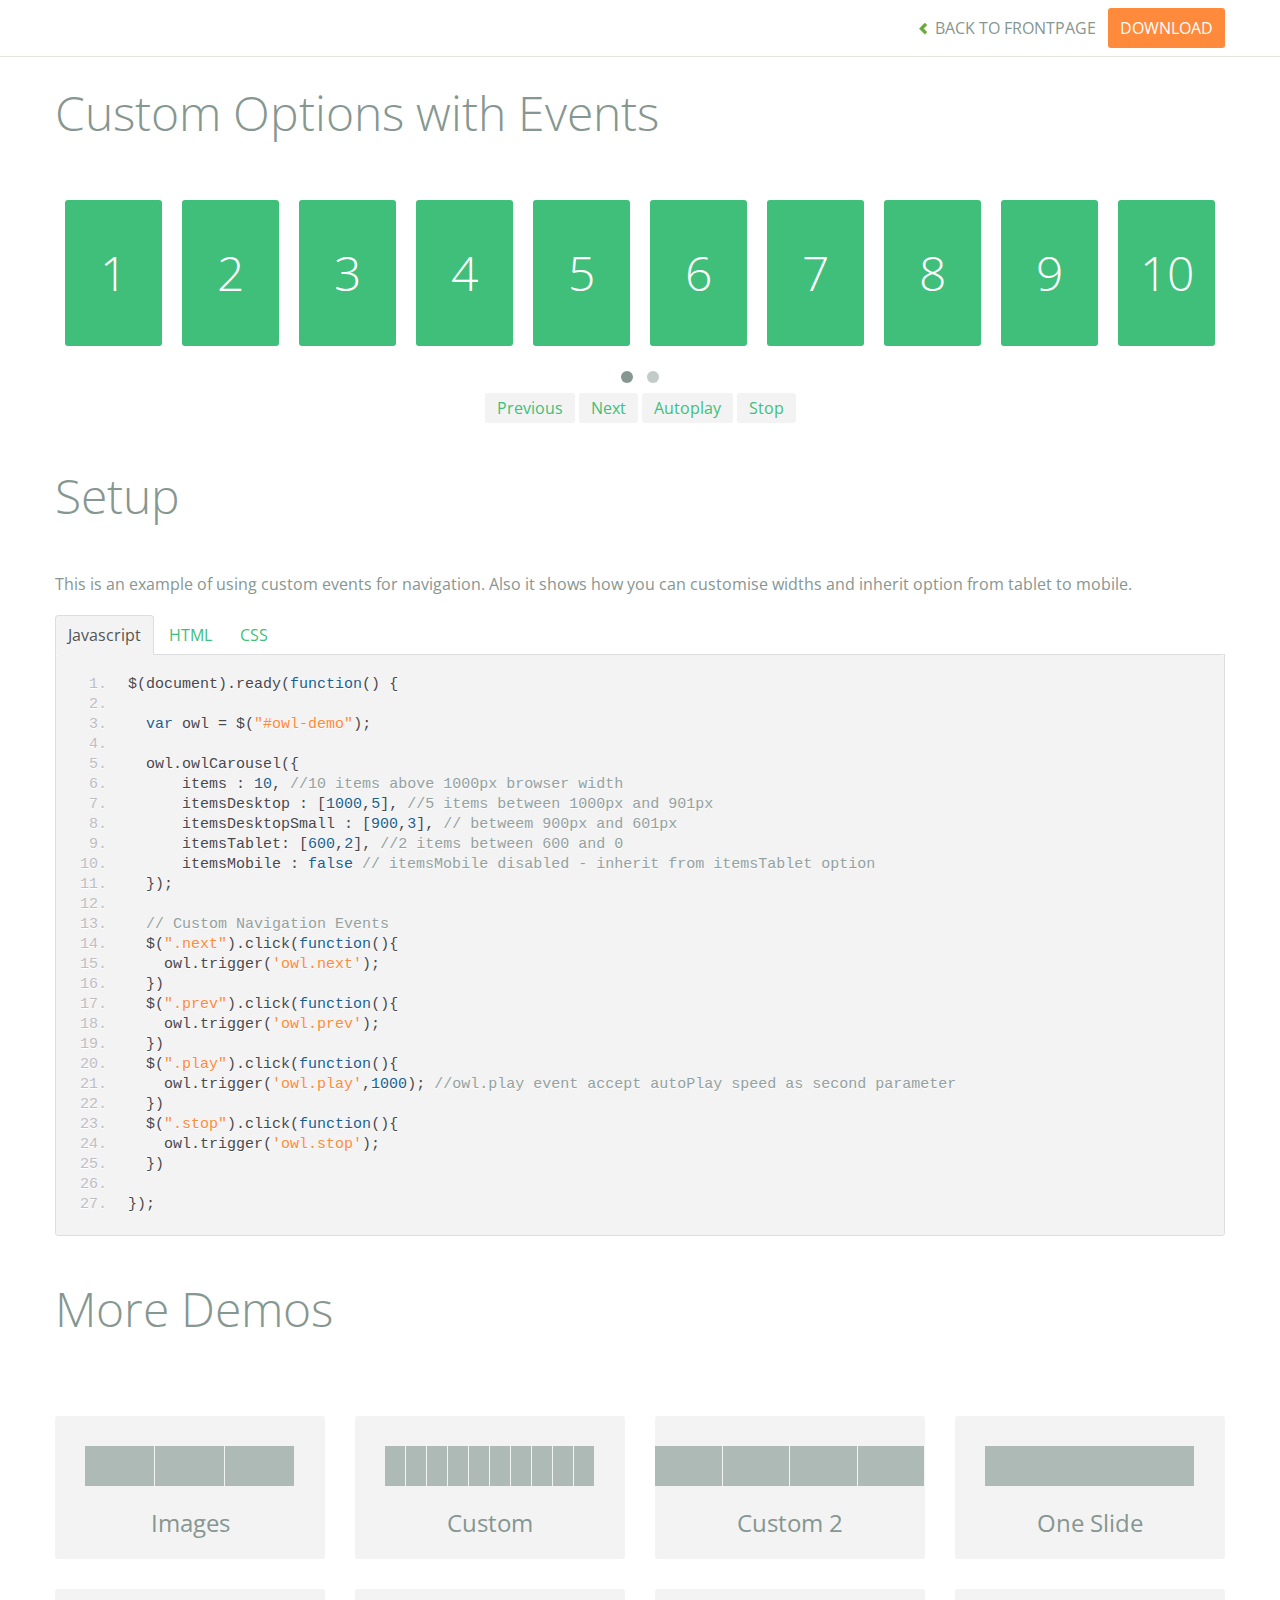
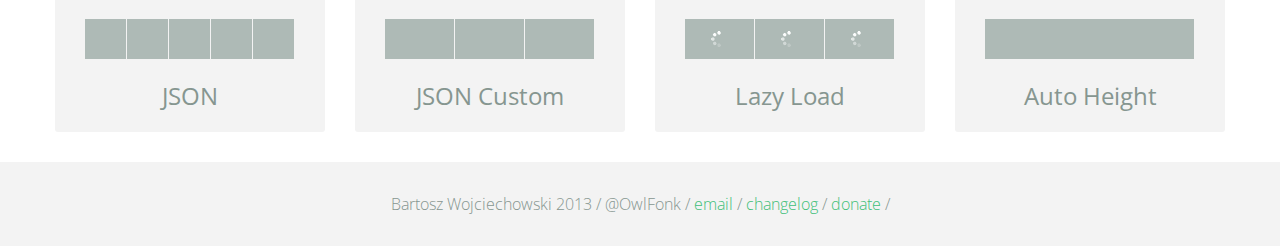
<file: lib/owl.carousel/demos/custom.html>
<!DOCTYPE html>
<html lang="en">
  <head>
    <meta charset="utf-8">
    <title>Owl Carousel - Custom</title>
    <meta name="viewport" content="width=device-width, initial-scale=1.0">
    <meta name="description" content="jQuery Responsive Carousel - Owl Carusel">
    <meta name="author" content="Bartosz Wojciechowski">

    <link href='http://fonts.googleapis.com/css?family=Open+Sans:400italic,400,300,600,700' rel='stylesheet' type='text/css'>
    <link href="../assets/css/bootstrapTheme.css" rel="stylesheet">
    <link href="../assets/css/custom.css" rel="stylesheet">

    <!-- Owl Carousel Assets -->
    <link href="../owl-carousel/owl.carousel.css" rel="stylesheet">
    <link href="../owl-carousel/owl.theme.css" rel="stylesheet">

    <link href="../assets/js/google-code-prettify/prettify.css" rel="stylesheet">

    <!-- Le fav and touch icons -->
    <link rel="apple-touch-icon-precomposed" sizes="144x144" href="../assets/ico/apple-touch-icon-144-precomposed.png">
    <link rel="apple-touch-icon-precomposed" sizes="114x114" href="../assets/ico/apple-touch-icon-114-precomposed.png">
      <link rel="apple-touch-icon-precomposed" sizes="72x72" href="../assets/ico/apple-touch-icon-72-precomposed.png">
                    <link rel="apple-touch-icon-precomposed" href="../assets/ico/apple-touch-icon-57-precomposed.png">
                                   <link rel="shortcut icon" href="../assets/ico/favicon.png">
  </head>
  <body>

      <div id="top-nav" class="navbar navbar-fixed-top">
        <div class="navbar-inner">
          <div class="container">
            <button type="button" class="btn btn-navbar" data-toggle="collapse" data-target=".nav-collapse">
            <span class="icon-bar"></span>
            <span class="icon-bar"></span>
            <span class="icon-bar"></span>
          </button>
            <div class="nav-collapse collapse">
            <ul class="nav pull-right">
              <li><a href="../index.html"><i class="icon-chevron-left"></i> Back to Frontpage</a></li>
              <li><a href="../owl.carousel.zip" class="download download-on" data-spy="affix" data-offset-top="450">Download</a></li>
            </ul>
            <ul class="nav pull-left">
              
            </ul>
            </div>
          </div>
        </div>
      </div>
   
    <div id="title">
      <div class="container">
        <div class="row">
          <div class="span12">
            <h1>Custom Options with Events</h1>
          </div>
        </div>
      </div>
    </div>

      <div id="demo">
        <div class="container">
          <div class="row">
            <div class="span12">

              <div id="owl-demo" class="owl-carousel">
                
                <div class="item"><h1>1</h1></div>
                <div class="item"><h1>2</h1></div>
                <div class="item"><h1>3</h1></div>
                <div class="item"><h1>4</h1></div>
                <div class="item"><h1>5</h1></div>
                <div class="item"><h1>6</h1></div>
                <div class="item"><h1>7</h1></div>
                <div class="item"><h1>8</h1></div>
                <div class="item"><h1>9</h1></div>
                <div class="item"><h1>10</h1></div>
                <div class="item"><h1>11</h1></div>
                <div class="item"><h1>12</h1></div>
                <div class="item"><h1>13</h1></div>
                <div class="item"><h1>14</h1></div>
                <div class="item"><h1>15</h1></div>
                <div class="item"><h1>16</h1></div>

              </div>
              <div class="customNavigation">
                <a class="btn prev">Previous</a>
                <a class="btn next">Next</a>
                <a class="btn play">Autoplay</a>
                <a class="btn stop">Stop</a>
              </div>

            </div>
          </div>
        </div>

    </div>

    <div id="example-info">
      <div class="container">
        <div class="row">
          <div class="span12">
            <h1>Setup</h1>
            <p>This is an example of using custom events for navigation. Also it shows how you can customise widths and inherit option from tablet to mobile.
            </p>
            <ul class="nav nav-tabs" id="myTab">
              <li class="active"><a href="#javascript">Javascript</a></li>
              <li><a href="#HTML">HTML</a></li>
              <li><a href="#CSS">CSS</a></li>
            </ul>
             
            <div class="tab-content">

              <div class="tab-pane active" id="javascript">
<pre class="pre-show prettyprint linenums">
$(document).ready(function() {

  var owl = &#36;("#owl-demo")&#59;

  owl.owlCarousel({
      items : 10, //10 items above 1000px browser width
      itemsDesktop : [1000,5], //5 items between 1000px and 901px
      itemsDesktopSmall : [900,3], // betweem 900px and 601px
      itemsTablet: [600,2], //2 items between 600 and 0
      itemsMobile : false // itemsMobile disabled - inherit from itemsTablet option
  })&#59;

  // Custom Navigation Events
  $(".next").click(function(){
    owl.trigger('owl.next')&#59;
  })
  $(".prev").click(function(){
    owl.trigger('owl.prev')&#59;
  })
  $(".play").click(function(){
    owl.trigger('owl.play',1000)&#59; //owl.play event accept autoPlay speed as second parameter
  })
  $(".stop").click(function(){
    owl.trigger('owl.stop')&#59;
  })

})&#59;
</pre>

              </div>

              <div class="tab-pane" id="HTML">
<pre class="pre-show prettyprint linenums">
&lt;div id="owl-demo" class="owl-carousel owl-theme"&gt;
  &lt;div class="item"&gt;&lt;h1&gt;1&lt;/h1&gt;&lt;/div&gt;
  &lt;div class="item"&gt;&lt;h1&gt;2&lt;/h1&gt;&lt;/div&gt;
  &lt;div class="item"&gt;&lt;h1&gt;3&lt;/h1&gt;&lt;/div&gt;
  &lt;div class="item"&gt;&lt;h1&gt;4&lt;/h1&gt;&lt;/div&gt;
  &lt;div class="item"&gt;&lt;h1&gt;5&lt;/h1&gt;&lt;/div&gt;
  &lt;div class="item"&gt;&lt;h1&gt;6&lt;/h1&gt;&lt;/div&gt;
  &lt;div class="item"&gt;&lt;h1&gt;7&lt;/h1&gt;&lt;/div&gt;
  &lt;div class="item"&gt;&lt;h1&gt;8&lt;/h1&gt;&lt;/div&gt;
  &lt;div class="item"&gt;&lt;h1&gt;9&lt;/h1&gt;&lt;/div&gt;
  &lt;div class="item"&gt;&lt;h1&gt;10&lt;/h1&gt;&lt;/div&gt;
  &lt;div class="item"&gt;&lt;h1&gt;11&lt;/h1&gt;&lt;/div&gt;
  &lt;div class="item"&gt;&lt;h1&gt;12&lt;/h1&gt;&lt;/div&gt;
  &lt;div class="item"&gt;&lt;h1&gt;13&lt;/h1&gt;&lt;/div&gt;
  &lt;div class="item"&gt;&lt;h1&gt;14&lt;/h1&gt;&lt;/div&gt;
  &lt;div class="item"&gt;&lt;h1&gt;15&lt;/h1&gt;&lt;/div&gt;
  &lt;div class="item"&gt;&lt;h1&gt;16&lt;/h1&gt;&lt;/div&gt;
&lt;/div&gt;

&lt;div class="customNavigation"&gt;
  &lt;a class="btn prev"&gt;Previous&lt;/a&gt;
  &lt;a class="btn next"&gt;Next&lt;/a&gt;
  &lt;a class="btn play"&gt;Autoplay&lt;/a&gt;
  &lt;a class="btn stop"&gt;Stop&lt;/a&gt;
&lt;/div&gt;
</pre>
              </div>

              <div class="tab-pane" id="CSS">
<pre class="pre-show prettyprint linenums">
#owl-demo .item{
  background: #3fbf79;
  padding: 30px 0px;
  margin: 10px;
  color: #FFF;
  -webkit-border-radius: 3px;
  -moz-border-radius: 3px;
  border-radius: 3px;
  text-align: center;
}
.customNavigation{
  text-align: center;
}
//use styles below to disable ugly selection
.customNavigation a{
  -webkit-user-select: none;
  -khtml-user-select: none;
  -moz-user-select: none;
  -ms-user-select: none;
  user-select: none;
  -webkit-tap-highlight-color: rgba(0, 0, 0, 0);
}

</pre>
              </div>
            </div><!--End Tab Content-->

          </div>
        </div>
      </div>
    </div>

    <div id="more">
      <div class="container">

        <div class="row">
          <div class="span12">
            <h1>More Demos</h1>
          </div>
        </div>

        <div class="row demos-row">
          <div class="span3">
            <a href="images.html" class="demo-box">
              <div class="demo-wrapper demo-images clearfix">
                <div class="demo-slide"><div class="bg"></div></div>
                <div class="demo-slide"><div class="bg"></div></div>
                <div class="demo-slide"><div class="bg"></div></div>
              </div>
              <h3>Images</h3>
            </a>
          </div>

          <div class="span3">
            <a href="custom.html" class="demo-box">
              <div class="demo-wrapper demo-custom clearfix">
                <div class="demo-slide"><div class="bg"></div></div>
                <div class="demo-slide"><div class="bg"></div></div>
                <div class="demo-slide"><div class="bg"></div></div>
                <div class="demo-slide"><div class="bg"></div></div>
                <div class="demo-slide"><div class="bg"></div></div>
                <div class="demo-slide"><div class="bg"></div></div>
                <div class="demo-slide"><div class="bg"></div></div>
                <div class="demo-slide"><div class="bg"></div></div>
                <div class="demo-slide"><div class="bg"></div></div>
                <div class="demo-slide"><div class="bg"></div></div>
              </div>
              <h3>Custom</h3>
            </a>
          </div>

          <div class="span3">
            <a href="itemsCustom.html" class="demo-box">
              <div class="demo-wrapper demo-full clearfix">
                <div class="demo-slide"><div class="bg"></div></div>
                <div class="demo-slide"><div class="bg"></div></div>
                <div class="demo-slide"><div class="bg"></div></div>
                <div class="demo-slide"><div class="bg"></div></div>
              </div>
              <h3>Custom 2</h3>
            </a>
          </div>

          <div class="span3">
            <a href="one.html" class="demo-box">
              <div class="demo-wrapper demo-one clearfix">
                <div class="demo-slide"><div class="bg"></div></div>
              </div>
              <h3>One Slide</h3>
            </a>
          </div>

        </div>
        <div class="row demos-row">
          <div class="span3">
            <a href="json.html" class="demo-box">
              <div class="demo-wrapper demo-Json clearfix">
                <div class="demo-slide"><div class="bg"></div></div>
                <div class="demo-slide"><div class="bg"></div></div>
                <div class="demo-slide"><div class="bg"></div></div>
                <div class="demo-slide"><div class="bg"></div></div>
                <div class="demo-slide"><div class="bg"></div></div>
              </div>
              <h3>JSON</h3>
            </a>
          </div>

          <div class="span3">
            <a href="customJson.html" class="demo-box">
              <div class="demo-wrapper demo-Json-custom clearfix">
                <div class="demo-slide"><div class="bg"></div></div>
                <div class="demo-slide"><div class="bg"></div></div>
                <div class="demo-slide"><div class="bg"></div></div>
              </div>
              <h3>JSON Custom</h3>
            </a>
          </div>

          <div class="span3">
            <a href="lazyLoad.html" class="demo-box">
              <div class="demo-wrapper demo-lazy clearfix">
                <div class="demo-slide"><div class="bg"></div></div>
                <div class="demo-slide"><div class="bg"></div></div>
                <div class="demo-slide"><div class="bg"></div></div>
              </div>
              <h3>Lazy Load</h3>
            </a>
          </div>

          <div class="span3">
            <a href="autoHeight.html" class="demo-box">
              <div class="demo-wrapper demo-height clearfix">
                <div class="demo-slide"><div class="bg"></div></div>
              </div>
              <h3>Auto Height</h3>
            </a>
          </div>

        </div>
      </div>
    </div>


 
    <div id="footer">
      <div class="container">
        <div class="row">
          <div class="span12">
            <h5>Bartosz Wojciechowski 2013 / @OwlFonk / 
            <a href="mailto:owl@owlgraphic.com?subject=Hey Owl!">email</a> / 
            <a href="../changelog.html">changelog</a> /
            <a href="https://www.paypal.com/cgi-bin/webscr?cmd=_s-xclick&hosted_button_id=EFSGXZS7V2U9N">donate</a> / 
            <a href="https://twitter.com/share" class="twitter-share-button" data-url="http://owlgraphic.com/owlcarousel/" data-text="Awesome jQuery Owl Carousel Responsive Plugin" data-via="OwlFonk" data-count="none" data-hashtags="owlcarousel"></a>
            <script>
            var owldomain = window.location.hostname.indexOf("owlgraphic");
            if(owldomain !== -1){
              !function(d,s,id){var js,fjs=d.getElementsByTagName(s)[0],p=/^http:/.test(d.location)?'http':'https';if(!d.getElementById(id)){js=d.createElement(s);js.id=id;js.src=p+'://platform.twitter.com/widgets.js';fjs.parentNode.insertBefore(js,fjs);}}(document, 'script', 'twitter-wjs');
            }
            </script>
            </h5>
          </div>
        </div>
      </div>
    </div>


    <script src="../assets/js/jquery-1.9.1.min.js"></script> 
    <script src="../owl-carousel/owl.carousel.js"></script>


    <!-- Demo -->

    <style>
    #owl-demo .item{
        background: #3fbf79;
        padding: 30px 0px;
        margin: 10px;
        color: #FFF;
        -webkit-border-radius: 3px;
        -moz-border-radius: 3px;
        border-radius: 3px;
        text-align: center;
    }
    .customNavigation{
      text-align: center;
    }
    .customNavigation a{
      -webkit-user-select: none;
      -khtml-user-select: none;
      -moz-user-select: none;
      -ms-user-select: none;
      user-select: none;
      -webkit-tap-highlight-color: rgba(0, 0, 0, 0);
    }
    </style>


    <script>
    $(document).ready(function() {

      var owl = $("#owl-demo");

      owl.owlCarousel({

      items : 10, //10 items above 1000px browser width
      itemsDesktop : [1000,5], //5 items between 1000px and 901px
      itemsDesktopSmall : [900,3], // 3 items betweem 900px and 601px
      itemsTablet: [600,2], //2 items between 600 and 0;
      itemsMobile : false // itemsMobile disabled - inherit from itemsTablet option
      
      });

      // Custom Navigation Events
      $(".next").click(function(){
        owl.trigger('owl.next');
      })
      $(".prev").click(function(){
        owl.trigger('owl.prev');
      })
      $(".play").click(function(){
        owl.trigger('owl.play',1000);
      })
      $(".stop").click(function(){
        owl.trigger('owl.stop');
      })


    });
    </script>


    <script src="../assets/js/bootstrap-collapse.js"></script>
    <script src="../assets/js/bootstrap-transition.js"></script>
    <script src="../assets/js/bootstrap-tab.js"></script>

    <script src="../assets/js/google-code-prettify/prettify.js"></script>
    <script src="../assets/js/application.js"></script>

  </body>
</html>
</file>
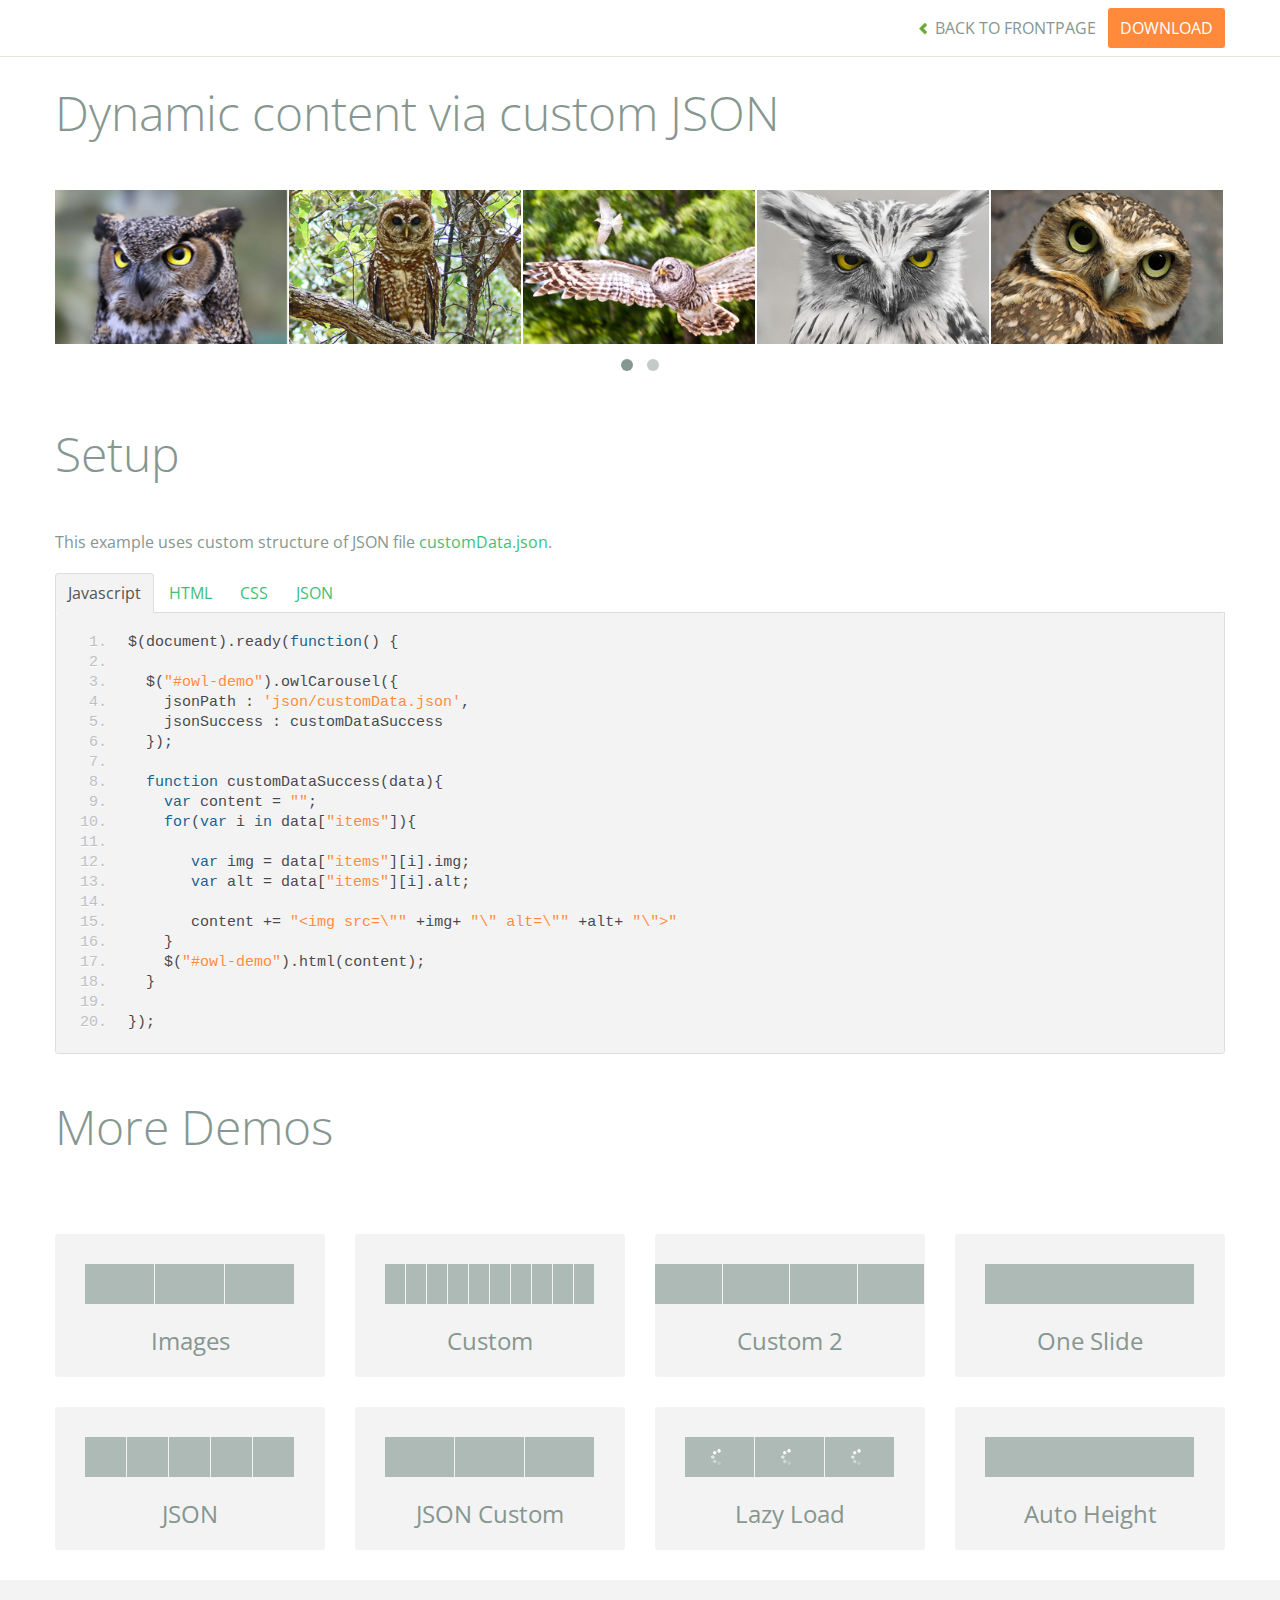
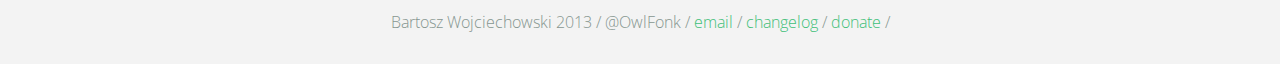
<file: lib/owl.carousel/demos/customJson.html>
<!DOCTYPE html>
<html lang="en">
  <head>
    <meta charset="utf-8">
    <title>Owl Carousel - Dynamic content via custom JSON</title>
    <meta name="viewport" content="width=device-width, initial-scale=1.0">
    <meta name="description" content="jQuery Responsive Carousel - Owl Carusel">
    <meta name="author" content="Bartosz Wojciechowski">

    <link href='http://fonts.googleapis.com/css?family=Open+Sans:400italic,400,300,600,700' rel='stylesheet' type='text/css'>
    <link href="../assets/css/bootstrapTheme.css" rel="stylesheet">
    <link href="../assets/css/custom.css" rel="stylesheet">

    <!-- Owl Carousel Assets -->
    <link href="../owl-carousel/owl.carousel.css" rel="stylesheet">
    <link href="../owl-carousel/owl.theme.css" rel="stylesheet">

    <link href="../assets/js/google-code-prettify/prettify.css" rel="stylesheet">

    <!-- Le fav and touch icons -->
    <link rel="apple-touch-icon-precomposed" sizes="144x144" href="../assets/ico/apple-touch-icon-144-precomposed.png">
    <link rel="apple-touch-icon-precomposed" sizes="114x114" href="../assets/ico/apple-touch-icon-114-precomposed.png">
      <link rel="apple-touch-icon-precomposed" sizes="72x72" href="../assets/ico/apple-touch-icon-72-precomposed.png">
                    <link rel="apple-touch-icon-precomposed" href="../assets/ico/apple-touch-icon-57-precomposed.png">
                                   <link rel="shortcut icon" href="../assets/ico/favicon.png">
  </head>
  <body>

      <div id="top-nav" class="navbar navbar-fixed-top">
        <div class="navbar-inner">
          <div class="container">
            <button type="button" class="btn btn-navbar" data-toggle="collapse" data-target=".nav-collapse">
            <span class="icon-bar"></span>
            <span class="icon-bar"></span>
            <span class="icon-bar"></span>
          </button>
            <div class="nav-collapse collapse">
            <ul class="nav pull-right">
              <li><a href="../index.html"><i class="icon-chevron-left"></i> Back to Frontpage</a></li>
              <li><a href="../owl.carousel.zip" class="download download-on" data-spy="affix" data-offset-top="450">Download</a></li>
            </ul>
            <ul class="nav pull-left">
              
            </ul>
            </div>
          </div>
        </div>
      </div>
   
    <div id="title">
      <div class="container">
        <div class="row">
          <div class="span12">
            <h1>Dynamic content via custom JSON</h1>
          </div>
        </div>
      </div>
    </div>

      <div id="demo">
        <div class="container">
          <div class="row">
            <div class="span12">

              <div id="owl-demo" class="owl-carousel">
              </div>
            </div>
          </div>
        </div>

    </div>

    <div id="example-info">
      <div class="container">
        <div class="row">
          <div class="span12">
            <h1>Setup</h1>
            <p>This example uses custom structure of JSON file <a href="json/customData.json">customData.json</a>.
            </p>
            <ul class="nav nav-tabs" id="myTab">
              <li class="active"><a href="#javascript">Javascript</a></li>
              <li><a href="#HTML">HTML</a></li>
              <li><a href="#CSS">CSS</a></li>
              <li><a href="#JSON">JSON</a></li>
            </ul>
             
            <div class="tab-content">

              <div class="tab-pane active" id="javascript">
<pre class="pre-show prettyprint linenums">
$(document).ready(function() {

  $("#owl-demo").owlCarousel({
    jsonPath : 'json/customData.json',
    jsonSuccess : customDataSuccess
  });

  function customDataSuccess(data){
    var content = "";
    for(var i in data["items"]){
       
       var img = data["items"][i].img;
       var alt = data["items"][i].alt;

       content += "&lt;img src=\"" +img+ "\" alt=\"" +alt+ "\"&gt"
    }
    $("#owl-demo").html(content);
  }

});
</pre>  

              </div>

              <div class="tab-pane" id="HTML">
<pre class="pre-show prettyprint linenums">
&lt;div id="owl-demo" class="owl-carousel"&gt;
&lt;/div&gt;
</pre>
              </div>

              <div class="tab-pane" id="CSS">
<pre class="pre-show prettyprint linenums">
#owl-demo .item{
  background: #a1def8;
  padding: 30px 0px;
  display: block;
  margin: 5px;
  color: #FFF;
  -webkit-border-radius: 3px;
  -moz-border-radius: 3px;
  border-radius: 3px;
  text-align: center;
}

</pre>
              </div>
              <div class="tab-pane" id="JSON">
<pre class="pre-show prettyprint linenums">
{
  "items" : [
    {
      "img": "assets/owl1.jpg",
      "alt" : "Owl Image 1"
    },
    {
      "img": "assets/owl2.jpg",
      "alt" : "Owl Image 2"
    },
    {
      "img": "assets/owl3.jpg",
      "alt" : "Owl Image 1"
    },
    {
      "img": "assets/owl4.jpg",
      "alt" : "Owl Image 2"
    },
    {
      "img": "assets/owl5.jpg",
      "alt" : "Owl Image 1"
    },
    {
      "img": "assets/owl6.jpg",
      "alt" : "Owl Image 2"
    }
  ]
}
</pre>
</div>
            </div><!--End Tab Content-->

          </div>
        </div>
      </div>
    </div>

    <div id="more">
      <div class="container">

        <div class="row">
          <div class="span12">
            <h1>More Demos</h1>
          </div>
        </div>

        <div class="row demos-row">
          <div class="span3">
            <a href="images.html" class="demo-box">
              <div class="demo-wrapper demo-images clearfix">
                <div class="demo-slide"><div class="bg"></div></div>
                <div class="demo-slide"><div class="bg"></div></div>
                <div class="demo-slide"><div class="bg"></div></div>
              </div>
              <h3>Images</h3>
            </a>
          </div>

          <div class="span3">
            <a href="custom.html" class="demo-box">
              <div class="demo-wrapper demo-custom clearfix">
                <div class="demo-slide"><div class="bg"></div></div>
                <div class="demo-slide"><div class="bg"></div></div>
                <div class="demo-slide"><div class="bg"></div></div>
                <div class="demo-slide"><div class="bg"></div></div>
                <div class="demo-slide"><div class="bg"></div></div>
                <div class="demo-slide"><div class="bg"></div></div>
                <div class="demo-slide"><div class="bg"></div></div>
                <div class="demo-slide"><div class="bg"></div></div>
                <div class="demo-slide"><div class="bg"></div></div>
                <div class="demo-slide"><div class="bg"></div></div>
              </div>
              <h3>Custom</h3>
            </a>
          </div>

          <div class="span3">
            <a href="itemsCustom.html" class="demo-box">
              <div class="demo-wrapper demo-full clearfix">
                <div class="demo-slide"><div class="bg"></div></div>
                <div class="demo-slide"><div class="bg"></div></div>
                <div class="demo-slide"><div class="bg"></div></div>
                <div class="demo-slide"><div class="bg"></div></div>
              </div>
              <h3>Custom 2</h3>
            </a>
          </div>

          <div class="span3">
            <a href="one.html" class="demo-box">
              <div class="demo-wrapper demo-one clearfix">
                <div class="demo-slide"><div class="bg"></div></div>
              </div>
              <h3>One Slide</h3>
            </a>
          </div>

        </div>
        <div class="row demos-row">
          <div class="span3">
            <a href="json.html" class="demo-box">
              <div class="demo-wrapper demo-Json clearfix">
                <div class="demo-slide"><div class="bg"></div></div>
                <div class="demo-slide"><div class="bg"></div></div>
                <div class="demo-slide"><div class="bg"></div></div>
                <div class="demo-slide"><div class="bg"></div></div>
                <div class="demo-slide"><div class="bg"></div></div>
              </div>
              <h3>JSON</h3>
            </a>
          </div>

          <div class="span3">
            <a href="customJson.html" class="demo-box">
              <div class="demo-wrapper demo-Json-custom clearfix">
                <div class="demo-slide"><div class="bg"></div></div>
                <div class="demo-slide"><div class="bg"></div></div>
                <div class="demo-slide"><div class="bg"></div></div>
              </div>
              <h3>JSON Custom</h3>
            </a>
          </div>

          <div class="span3">
            <a href="lazyLoad.html" class="demo-box">
              <div class="demo-wrapper demo-lazy clearfix">
                <div class="demo-slide"><div class="bg"></div></div>
                <div class="demo-slide"><div class="bg"></div></div>
                <div class="demo-slide"><div class="bg"></div></div>
              </div>
              <h3>Lazy Load</h3>
            </a>
          </div>

          <div class="span3">
            <a href="autoHeight.html" class="demo-box">
              <div class="demo-wrapper demo-height clearfix">
                <div class="demo-slide"><div class="bg"></div></div>
              </div>
              <h3>Auto Height</h3>
            </a>
          </div>

        </div>
      </div>
    </div>


 
    <div id="footer">
      <div class="container">
        <div class="row">
          <div class="span12">
            <h5>Bartosz Wojciechowski 2013 / @OwlFonk / 
            <a href="mailto:owl@owlgraphic.com?subject=Hey Owl!">email</a> / 
            <a href="../changelog.html">changelog</a> /
            <a href="https://www.paypal.com/cgi-bin/webscr?cmd=_s-xclick&hosted_button_id=EFSGXZS7V2U9N">donate</a> / 
            <a href="https://twitter.com/share" class="twitter-share-button" data-url="http://owlgraphic.com/owlcarousel/" data-text="Awesome jQuery Owl Carousel Responsive Plugin" data-via="OwlFonk" data-count="none" data-hashtags="owlcarousel"></a>
            <script>
            var owldomain = window.location.hostname.indexOf("owlgraphic");
            if(owldomain !== -1){
              !function(d,s,id){var js,fjs=d.getElementsByTagName(s)[0],p=/^http:/.test(d.location)?'http':'https';if(!d.getElementById(id)){js=d.createElement(s);js.id=id;js.src=p+'://platform.twitter.com/widgets.js';fjs.parentNode.insertBefore(js,fjs);}}(document, 'script', 'twitter-wjs');
            }
            </script>
            </h5>
          </div>
        </div>
      </div>
    </div>


    <script src="../assets/js/jquery-1.9.1.min.js"></script> 
    <script src="../owl-carousel/owl.carousel.js"></script>


    <!-- Demo -->

    <style>
    #owl-demo img{
        display: block;
        width: 99%;
        height: auto;
    }
    </style>


    <script>
    $(document).ready(function() {

      $("#owl-demo").owlCarousel({
        jsonPath : 'json/customData.json',
        jsonSuccess : customDataSuccess
      });

      function customDataSuccess(data){
        var content = "";
        for(var i in data["items"]){
           
           var img = data["items"][i].img;
           var alt = data["items"][i].alt;

           content += "<img src=\"" +img+ "\" alt=\"" +alt+ "\">"
        }
        $("#owl-demo").html(content);
      }

    });
    </script>


    <script src="../assets/js/bootstrap-collapse.js"></script>
    <script src="../assets/js/bootstrap-transition.js"></script>
    <script src="../assets/js/bootstrap-tab.js"></script>

    <script src="../assets/js/google-code-prettify/prettify.js"></script>
	  <script src="../assets/js/application.js"></script>

  </body>
</html>
</file>
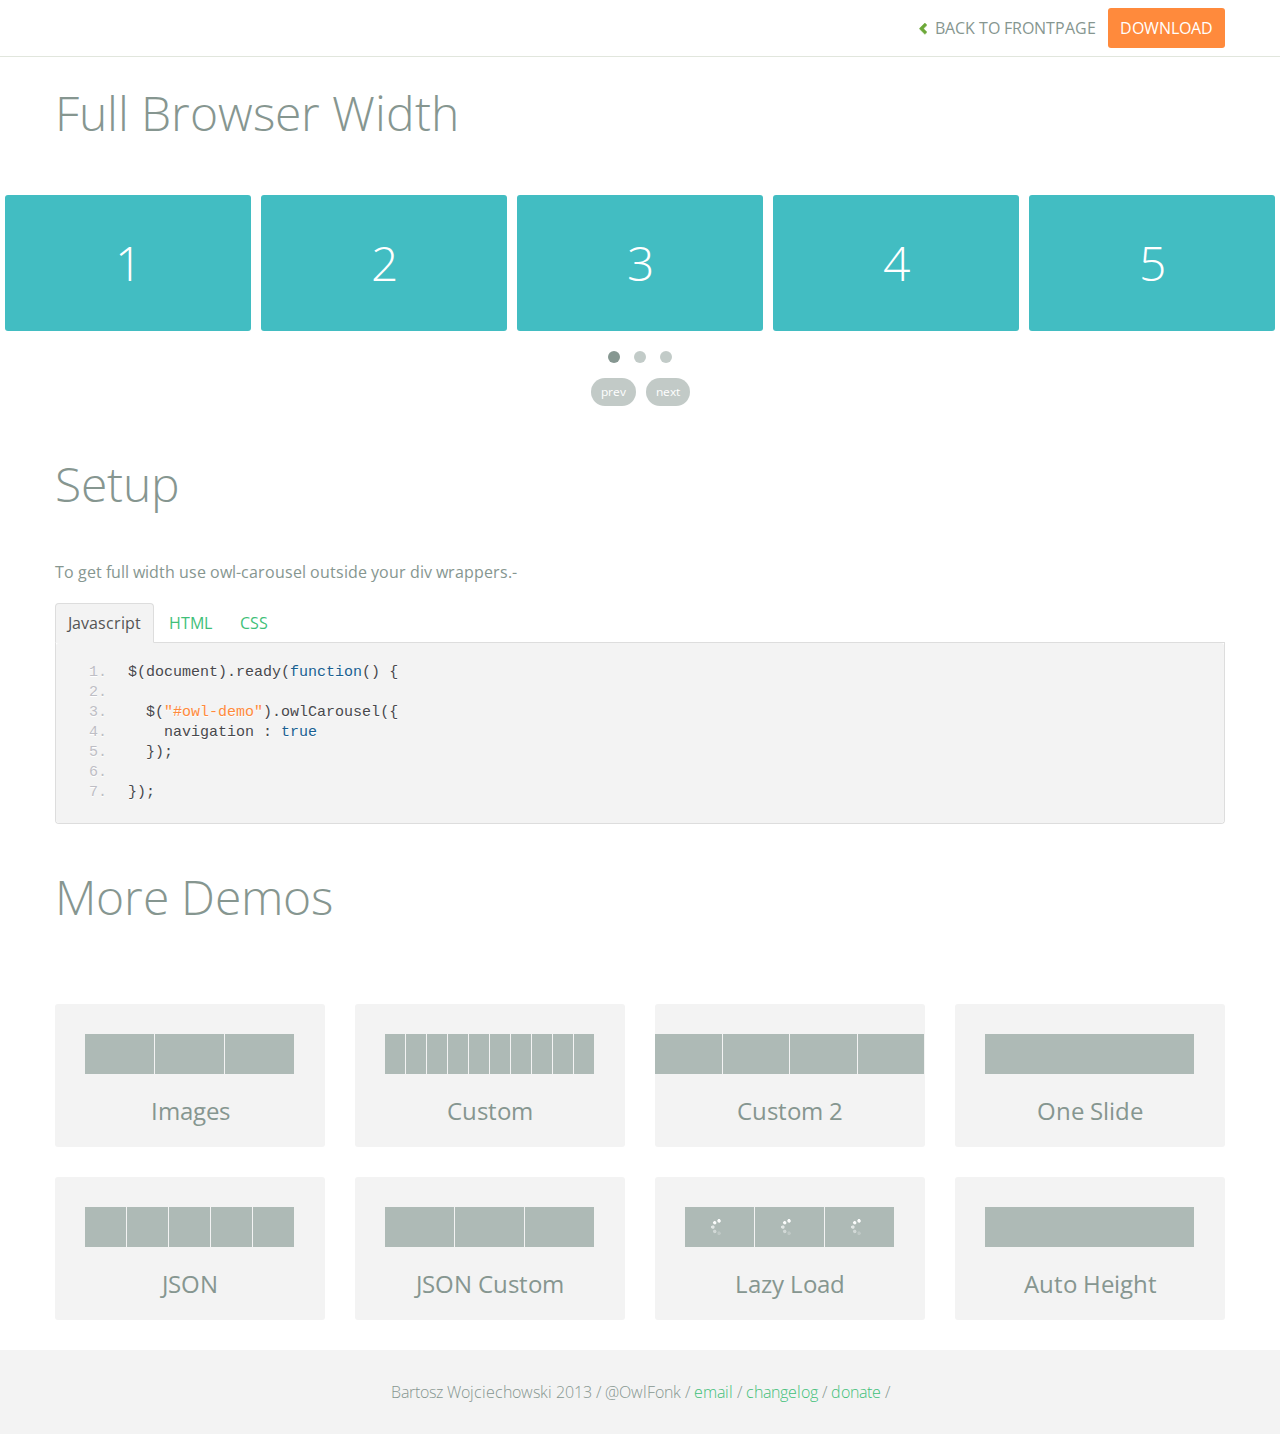
<file: lib/owl.carousel/demos/full.html>
<!DOCTYPE html>
<html lang="en">
  <head>
    <meta charset="utf-8">
    <title>Owl Carousel - Full Width Demo</title>
    <meta name="viewport" content="width=device-width, initial-scale=1.0">
    <meta name="description" content="jQuery Responsive Carousel - Owl Carusel">
    <meta name="author" content="Bartosz Wojciechowski">
    
    <link href='http://fonts.googleapis.com/css?family=Open+Sans:400italic,400,300,600,700' rel='stylesheet' type='text/css'>
    <link href="../assets/css/bootstrapTheme.css" rel="stylesheet">
    <link href="../assets/css/custom.css" rel="stylesheet">

    <!-- Owl Carousel Assets -->
    <link href="../owl-carousel/owl.carousel.css" rel="stylesheet">
    <link href="../owl-carousel/owl.theme.css" rel="stylesheet">

    <link href="../assets/js/google-code-prettify/prettify.css" rel="stylesheet">

	
    <!-- Le fav and touch icons -->
    <link rel="apple-touch-icon-precomposed" sizes="144x144" href="../assets/ico/apple-touch-icon-144-precomposed.png">
    <link rel="apple-touch-icon-precomposed" sizes="114x114" href="../assets/ico/apple-touch-icon-114-precomposed.png">
      <link rel="apple-touch-icon-precomposed" sizes="72x72" href="../assets/ico/apple-touch-icon-72-precomposed.png">
                    <link rel="apple-touch-icon-precomposed" href="../assets/ico/apple-touch-icon-57-precomposed.png">
                                   <link rel="shortcut icon" href="../assets/ico/favicon.png">
  </head>
  <body>

      <div id="top-nav" class="navbar navbar-fixed-top">
        <div class="navbar-inner">
          <div class="container">
            <button type="button" class="btn btn-navbar" data-toggle="collapse" data-target=".nav-collapse">
            <span class="icon-bar"></span>
            <span class="icon-bar"></span>
            <span class="icon-bar"></span>
          </button>
            <div class="nav-collapse collapse">
            <ul class="nav pull-right">
              <li><a href="../index.html"><i class="icon-chevron-left"></i> Back to Frontpage</a></li>
              <li><a href="../owl.carousel.zip" class="download download-on" data-spy="affix" data-offset-top="450">Download</a></li>
            </ul>
            <ul class="nav pull-left">
              
            </ul>
            </div>
          </div>
        </div>
      </div>
   
    <div id="title">
      <div class="container">
        <div class="row">
          <div class="span12">
            <h1>Full Browser Width</h1>
          </div>
        </div>
      </div>
    </div>

      <div id="demo">

        <div id="owl-demo" class="owl-carousel">
          
          <div class="item"><h1>1</h1></div>
          <div class="item"><h1>2</h1></div>
          <div class="item"><h1>3</h1></div>
          <div class="item"><h1>4</h1></div>
          <div class="item"><h1>5</h1></div>
          <div class="item"><h1>6</h1></div>
          <div class="item"><h1>7</h1></div>
          <div class="item"><h1>8</h1></div>
          <div class="item"><h1>9</h1></div>
          <div class="item"><h1>10</h1></div>
          <div class="item"><h1>11</h1></div>
          <div class="item"><h1>12</h1></div>

        </div>

    </div>

    <div id="example-info">
      <div class="container">
        <div class="row">
          <div class="span12">
            <h1>Setup</h1>
            <p>To get full width use owl-carousel outside your div wrappers.-</p>
            <ul class="nav nav-tabs" id="myTab">
              <li class="active"><a href="#javascript">Javascript</a></li>
              <li><a href="#HTML">HTML</a></li>
              <li><a href="#CSS">CSS</a></li>
            </ul>
             
            <div class="tab-content">

              <div class="tab-pane active" id="javascript">
<pre class="pre-show prettyprint linenums">
$(document).ready(function() {

  $("#owl-demo").owlCarousel({
    navigation : true
  });

});
</pre>  

              </div>

              <div class="tab-pane" id="HTML">
<pre class="pre-show prettyprint linenums">
&lt;div id="owl-demo" class="owl-carousel owl-theme"&gt;
          
  &lt;div class="item"&gt;&lt;h1&gt;1&lt;/h1&gt;&lt;/div&gt;
  &lt;div class="item"&gt;&lt;h1&gt;2&lt;/h1&gt;&lt;/div&gt;
  &lt;div class="item"&gt;&lt;h1&gt;3&lt;/h1&gt;&lt;/div&gt;
  &lt;div class="item"&gt;&lt;h1&gt;4&lt;/h1&gt;&lt;/div&gt;
  &lt;div class="item"&gt;&lt;h1&gt;5&lt;/h1&gt;&lt;/div&gt;
  &lt;div class="item"&gt;&lt;h1&gt;6&lt;/h1&gt;&lt;/div&gt;
  &lt;div class="item"&gt;&lt;h1&gt;7&lt;/h1&gt;&lt;/div&gt;
  &lt;div class="item"&gt;&lt;h1&gt;8&lt;/h1&gt;&lt;/div&gt;
  &lt;div class="item"&gt;&lt;h1&gt;9&lt;/h1&gt;&lt;/div&gt;
  &lt;div class="item"&gt;&lt;h1&gt;10&lt;/h1&gt;&lt;/div&gt;
  &lt;div class="item"&gt;&lt;h1&gt;11&lt;/h1&gt;&lt;/div&gt;
  &lt;div class="item"&gt;&lt;h1&gt;12&lt;/h1&gt;&lt;/div&gt;

&lt;/div&gt;
</pre>
              </div>

              <div class="tab-pane" id="CSS">
<pre class="pre-show prettyprint linenums">
#owl-demo .item{
  background: #42bdc2;
  padding: 30px 0px;
  margin: 10px;
  color: #FFF;
  -webkit-border-radius: 3px;
  -moz-border-radius: 3px;
  border-radius: 3px;
  text-align: center;
}
</pre>
              </div>
            </div><!--End Tab Content-->

          </div>
        </div>
      </div>
    </div>

    <div id="more">
      <div class="container">

        <div class="row">
          <div class="span12">
            <h1>More Demos</h1>
          </div>
        </div>

        <div class="row demos-row">
          <div class="span3">
            <a href="images.html" class="demo-box">
              <div class="demo-wrapper demo-images clearfix">
                <div class="demo-slide"><div class="bg"></div></div>
                <div class="demo-slide"><div class="bg"></div></div>
                <div class="demo-slide"><div class="bg"></div></div>
              </div>
              <h3>Images</h3>
            </a>
          </div>

          <div class="span3">
            <a href="custom.html" class="demo-box">
              <div class="demo-wrapper demo-custom clearfix">
                <div class="demo-slide"><div class="bg"></div></div>
                <div class="demo-slide"><div class="bg"></div></div>
                <div class="demo-slide"><div class="bg"></div></div>
                <div class="demo-slide"><div class="bg"></div></div>
                <div class="demo-slide"><div class="bg"></div></div>
                <div class="demo-slide"><div class="bg"></div></div>
                <div class="demo-slide"><div class="bg"></div></div>
                <div class="demo-slide"><div class="bg"></div></div>
                <div class="demo-slide"><div class="bg"></div></div>
                <div class="demo-slide"><div class="bg"></div></div>
              </div>
              <h3>Custom</h3>
            </a>
          </div>

          <div class="span3">
            <a href="itemsCustom.html" class="demo-box">
              <div class="demo-wrapper demo-full clearfix">
                <div class="demo-slide"><div class="bg"></div></div>
                <div class="demo-slide"><div class="bg"></div></div>
                <div class="demo-slide"><div class="bg"></div></div>
                <div class="demo-slide"><div class="bg"></div></div>
              </div>
              <h3>Custom 2</h3>
            </a>
          </div>

          <div class="span3">
            <a href="one.html" class="demo-box">
              <div class="demo-wrapper demo-one clearfix">
                <div class="demo-slide"><div class="bg"></div></div>
              </div>
              <h3>One Slide</h3>
            </a>
          </div>

        </div>
        <div class="row demos-row">
          <div class="span3">
            <a href="json.html" class="demo-box">
              <div class="demo-wrapper demo-Json clearfix">
                <div class="demo-slide"><div class="bg"></div></div>
                <div class="demo-slide"><div class="bg"></div></div>
                <div class="demo-slide"><div class="bg"></div></div>
                <div class="demo-slide"><div class="bg"></div></div>
                <div class="demo-slide"><div class="bg"></div></div>
              </div>
              <h3>JSON</h3>
            </a>
          </div>

          <div class="span3">
            <a href="customJson.html" class="demo-box">
              <div class="demo-wrapper demo-Json-custom clearfix">
                <div class="demo-slide"><div class="bg"></div></div>
                <div class="demo-slide"><div class="bg"></div></div>
                <div class="demo-slide"><div class="bg"></div></div>
              </div>
              <h3>JSON Custom</h3>
            </a>
          </div>

          <div class="span3">
            <a href="lazyLoad.html" class="demo-box">
              <div class="demo-wrapper demo-lazy clearfix">
                <div class="demo-slide"><div class="bg"></div></div>
                <div class="demo-slide"><div class="bg"></div></div>
                <div class="demo-slide"><div class="bg"></div></div>
              </div>
              <h3>Lazy Load</h3>
            </a>
          </div>

          <div class="span3">
            <a href="autoHeight.html" class="demo-box">
              <div class="demo-wrapper demo-height clearfix">
                <div class="demo-slide"><div class="bg"></div></div>
              </div>
              <h3>Auto Height</h3>
            </a>
          </div>

        </div>
      </div>
    </div>


 
    <div id="footer">
      <div class="container">
        <div class="row">
          <div class="span12">
            <h5>Bartosz Wojciechowski 2013 / @OwlFonk / 
            <a href="mailto:owl@owlgraphic.com?subject=Hey Owl!">email</a> / 
            <a href="../changelog.html">changelog</a> /
            <a href="https://www.paypal.com/cgi-bin/webscr?cmd=_s-xclick&hosted_button_id=EFSGXZS7V2U9N">donate</a> / 
            <a href="https://twitter.com/share" class="twitter-share-button" data-url="http://owlgraphic.com/owlcarousel/" data-text="Awesome jQuery Owl Carousel Responsive Plugin" data-via="OwlFonk" data-count="none" data-hashtags="owlcarousel"></a>
            <script>
            var owldomain = window.location.hostname.indexOf("owlgraphic");
            if(owldomain !== -1){
              !function(d,s,id){var js,fjs=d.getElementsByTagName(s)[0],p=/^http:/.test(d.location)?'http':'https';if(!d.getElementById(id)){js=d.createElement(s);js.id=id;js.src=p+'://platform.twitter.com/widgets.js';fjs.parentNode.insertBefore(js,fjs);}}(document, 'script', 'twitter-wjs');
            }
            </script>
            </h5>
          </div>
        </div>
      </div>
    </div>


    <script src="../assets/js/jquery-1.9.1.min.js"></script> 
    <script src="../owl-carousel/owl.carousel.js"></script>

    <!-- Demo -->

    <style>
    #owl-demo .item{
        background: #42bdc2;
        padding: 30px 0px;
        margin: 5px;
        color: #FFF;
        -webkit-border-radius: 3px;
        -moz-border-radius: 3px;
        border-radius: 3px;
        text-align: center;
    }
    </style>

    <script>
    $(document).ready(function() {
      $("#owl-demo").owlCarousel({
        navigation : true
      });
    });

    </script>
    

    <script src="../assets/js/bootstrap-collapse.js"></script>
    <script src="../assets/js/bootstrap-transition.js"></script>
    <script src="../assets/js/bootstrap-tab.js"></script>

    <script src="../assets/js/google-code-prettify/prettify.js"></script>
	  <script src="../assets/js/application.js"></script>

  </body>
</html>
</file>
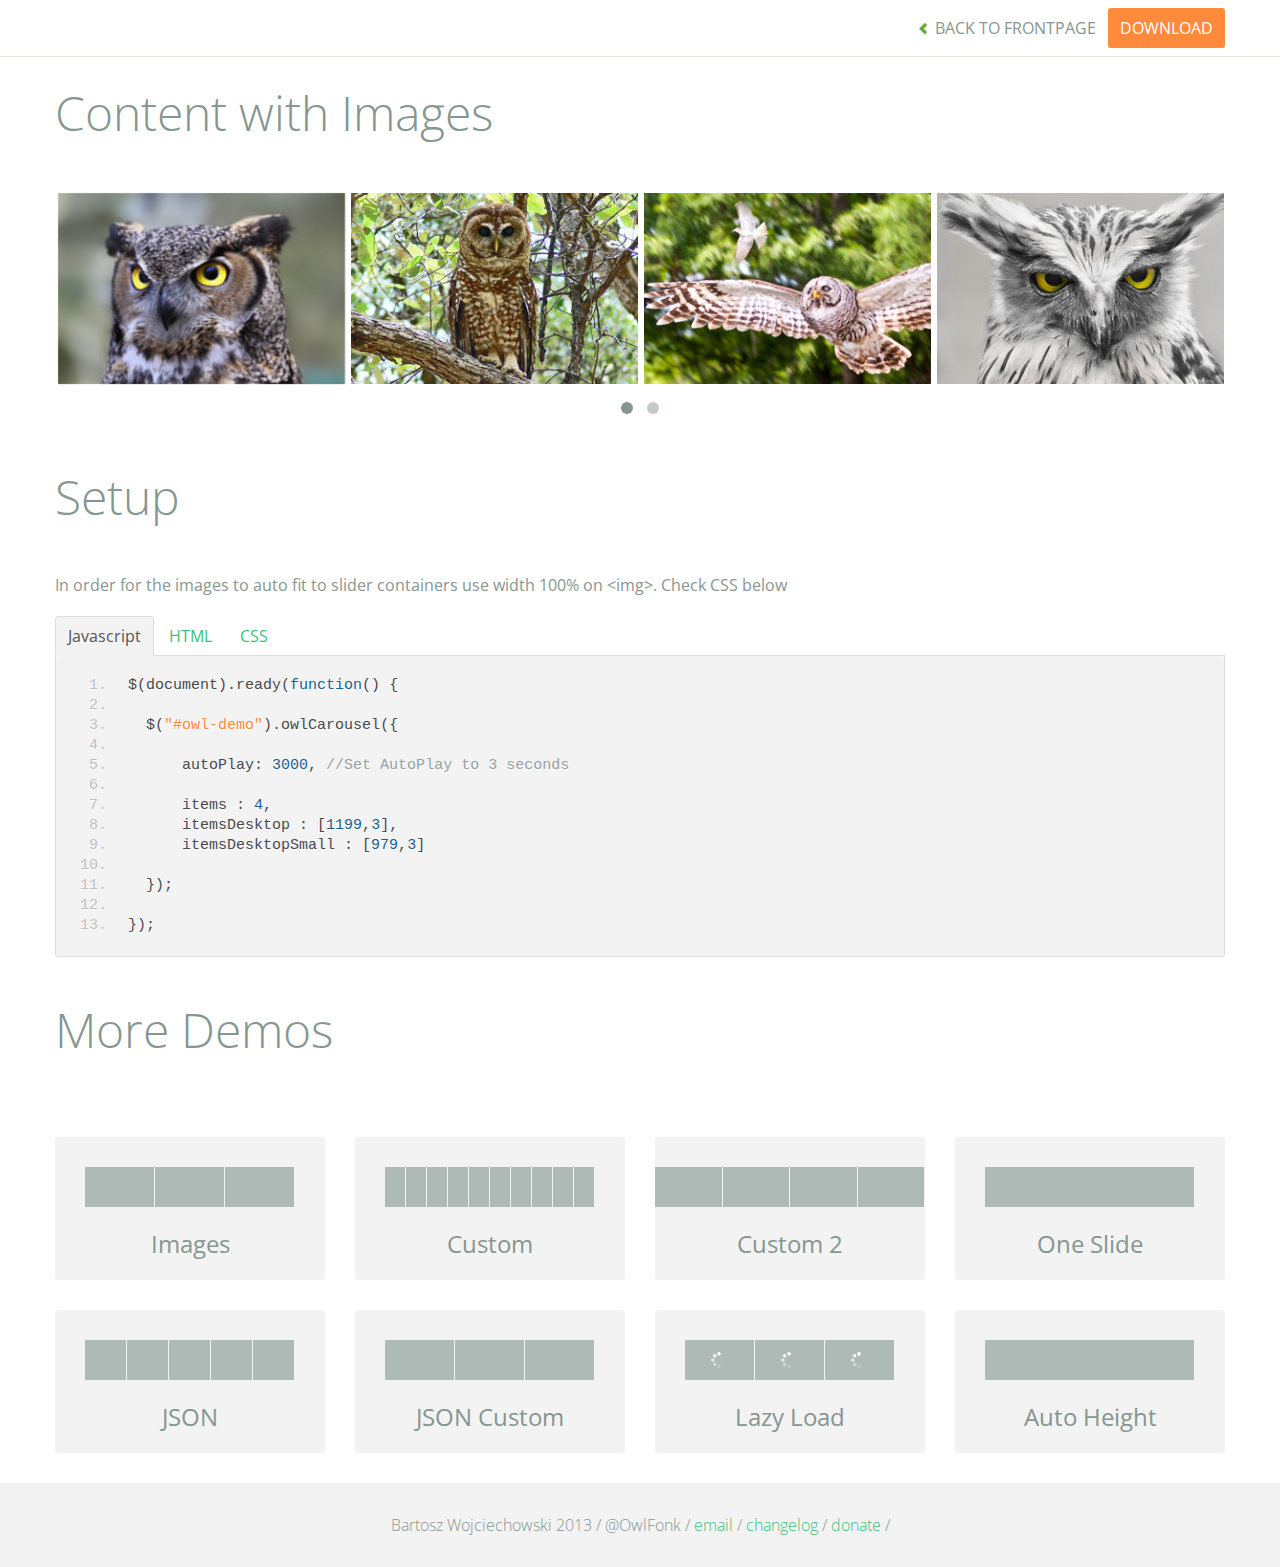
<file: lib/owl.carousel/demos/images.html>
<!DOCTYPE html>
<html lang="en">
  <head>
    <meta charset="utf-8">
    <title>Owl Carousel - Images Demo</title>
    <meta name="viewport" content="width=device-width, initial-scale=1.0">
    <meta name="description" content="jQuery Responsive Carousel - Owl Carusel">
    <meta name="author" content="Bartosz Wojciechowski">
    
    <link href='http://fonts.googleapis.com/css?family=Open+Sans:400italic,400,300,600,700' rel='stylesheet' type='text/css'>
    <link href="../assets/css/bootstrapTheme.css" rel="stylesheet">
    <link href="../assets/css/custom.css" rel="stylesheet">

    <!-- Owl Carousel Assets -->
    <link href="../owl-carousel/owl.carousel.css" rel="stylesheet">
    <link href="../owl-carousel/owl.theme.css" rel="stylesheet">

    <!-- Prettify -->
    <link href="../assets/js/google-code-prettify/prettify.css" rel="stylesheet">
    

    <!-- Le fav and touch icons -->
    <link rel="apple-touch-icon-precomposed" sizes="144x144" href="../assets/ico/apple-touch-icon-144-precomposed.png">
    <link rel="apple-touch-icon-precomposed" sizes="114x114" href="../assets/ico/apple-touch-icon-114-precomposed.png">
      <link rel="apple-touch-icon-precomposed" sizes="72x72" href="../assets/ico/apple-touch-icon-72-precomposed.png">
                    <link rel="apple-touch-icon-precomposed" href="../assets/ico/apple-touch-icon-57-precomposed.png">
                                   <link rel="shortcut icon" href="../assets/ico/favicon.png">
  </head>
  <body>

      <div id="top-nav" class="navbar navbar-fixed-top">
        <div class="navbar-inner">
          <div class="container">
            <button type="button" class="btn btn-navbar" data-toggle="collapse" data-target=".nav-collapse">
            <span class="icon-bar"></span>
            <span class="icon-bar"></span>
            <span class="icon-bar"></span>
          </button>
            <div class="nav-collapse collapse">
            <ul class="nav pull-right">
              <li><a href="../index.html"><i class="icon-chevron-left"></i> Back to Frontpage</a></li>
              <li><a href="../owl.carousel.zip" class="download download-on" data-spy="affix" data-offset-top="450">Download</a></li>
            </ul>
            <ul class="nav pull-left">
              
            </ul>
            </div>
          </div>
        </div>
      </div>
   
    <div id="title">
      <div class="container">
        <div class="row">
          <div class="span12">
            <h1>Content with Images</h1>
          </div>
        </div>
      </div>
    </div>

      <div id="demo">
        <div class="container">
          <div class="row">
            <div class="span12">

              <div id="owl-demo" class="owl-carousel">
                <div class="item"><img src="assets/owl1.jpg" alt="Owl Image"></div>
                <div class="item"><img src="assets/owl2.jpg" alt="Owl Image"></div>
                <div class="item"><img src="assets/owl3.jpg" alt="Owl Image"></div>
                <div class="item"><img src="assets/owl4.jpg" alt="Owl Image"></div>
                <div class="item"><img src="assets/owl5.jpg" alt="Owl Image"></div>
                <div class="item"><img src="assets/owl6.jpg" alt="Owl Image"></div>
                <div class="item"><img src="assets/owl7.jpg" alt="Owl Image"></div>
                <div class="item"><img src="assets/owl8.jpg" alt="Owl Image"></div>
              </div>
              
            </div>
          </div>
        </div>

    </div>

    <div id="example-info">
      <div class="container">
        <div class="row">
          <div class="span12">
            <h1>Setup</h1>
            <p>In order for the images to auto fit to slider containers use width 100% on &lt;img&gt;. Check CSS below</p>
            <ul class="nav nav-tabs" id="myTab">
              <li class="active"><a href="#javascript">Javascript</a></li>
              <li><a href="#HTML">HTML</a></li>
              <li><a href="#CSS">CSS</a></li>
            </ul>
             
            <div class="tab-content">

              <div class="tab-pane active" id="javascript">
<pre class="pre-show prettyprint linenums">
$(document).ready(function() {

  $("#owl-demo").owlCarousel({

      autoPlay: 3000, //Set AutoPlay to 3 seconds

      items : 4,
      itemsDesktop : [1199,3],
      itemsDesktopSmall : [979,3]

  });

});
</pre>  

              </div>

              <div class="tab-pane" id="HTML">
<pre class="pre-show prettyprint linenums">
&lt;div id="owl-demo"&gt;
          
  &lt;div class="item"&gt;&lt;img src="assets/owl1.jpg" alt="Owl Image"&gt;&lt;/div&gt;
  &lt;div class="item"&gt;&lt;img src="assets/owl2.jpg" alt="Owl Image"&gt;&lt;/div&gt;
  &lt;div class="item"&gt;&lt;img src="assets/owl3.jpg" alt="Owl Image"&gt;&lt;/div&gt;
  &lt;div class="item"&gt;&lt;img src="assets/owl4.jpg" alt="Owl Image"&gt;&lt;/div&gt;
  &lt;div class="item"&gt;&lt;img src="assets/owl5.jpg" alt="Owl Image"&gt;&lt;/div&gt;
  &lt;div class="item"&gt;&lt;img src="assets/owl6.jpg" alt="Owl Image"&gt;&lt;/div&gt;
  &lt;div class="item"&gt;&lt;img src="assets/owl7.jpg" alt="Owl Image"&gt;&lt;/div&gt;
  &lt;div class="item"&gt;&lt;img src="assets/owl8.jpg" alt="Owl Image"&gt;&lt;/div&gt;

&lt;/div&gt;
</pre>
              </div>

              <div class="tab-pane" id="CSS">
<pre class="pre-show prettyprint linenums">
#owl-demo .item{
  margin: 3px;
}
#owl-demo .item img{
  display: block;
  width: 100%;
  height: auto;
}
</pre>
              </div>
            </div><!--End Tab Content-->

          </div>
        </div>
      </div>
    </div>

    <div id="more">
      <div class="container">

        <div class="row">
          <div class="span12">
            <h1>More Demos</h1>
          </div>
        </div>

        <div class="row demos-row">
          <div class="span3">
            <a href="images.html" class="demo-box">
              <div class="demo-wrapper demo-images clearfix">
                <div class="demo-slide"><div class="bg"></div></div>
                <div class="demo-slide"><div class="bg"></div></div>
                <div class="demo-slide"><div class="bg"></div></div>
              </div>
              <h3>Images</h3>
            </a>
          </div>

          <div class="span3">
            <a href="custom.html" class="demo-box">
              <div class="demo-wrapper demo-custom clearfix">
                <div class="demo-slide"><div class="bg"></div></div>
                <div class="demo-slide"><div class="bg"></div></div>
                <div class="demo-slide"><div class="bg"></div></div>
                <div class="demo-slide"><div class="bg"></div></div>
                <div class="demo-slide"><div class="bg"></div></div>
                <div class="demo-slide"><div class="bg"></div></div>
                <div class="demo-slide"><div class="bg"></div></div>
                <div class="demo-slide"><div class="bg"></div></div>
                <div class="demo-slide"><div class="bg"></div></div>
                <div class="demo-slide"><div class="bg"></div></div>
              </div>
              <h3>Custom</h3>
            </a>
          </div>

          <div class="span3">
            <a href="itemsCustom.html" class="demo-box">
              <div class="demo-wrapper demo-full clearfix">
                <div class="demo-slide"><div class="bg"></div></div>
                <div class="demo-slide"><div class="bg"></div></div>
                <div class="demo-slide"><div class="bg"></div></div>
                <div class="demo-slide"><div class="bg"></div></div>
              </div>
              <h3>Custom 2</h3>
            </a>
          </div>

          <div class="span3">
            <a href="one.html" class="demo-box">
              <div class="demo-wrapper demo-one clearfix">
                <div class="demo-slide"><div class="bg"></div></div>
              </div>
              <h3>One Slide</h3>
            </a>
          </div>

        </div>
        <div class="row demos-row">
          <div class="span3">
            <a href="json.html" class="demo-box">
              <div class="demo-wrapper demo-Json clearfix">
                <div class="demo-slide"><div class="bg"></div></div>
                <div class="demo-slide"><div class="bg"></div></div>
                <div class="demo-slide"><div class="bg"></div></div>
                <div class="demo-slide"><div class="bg"></div></div>
                <div class="demo-slide"><div class="bg"></div></div>
              </div>
              <h3>JSON</h3>
            </a>
          </div>

          <div class="span3">
            <a href="customJson.html" class="demo-box">
              <div class="demo-wrapper demo-Json-custom clearfix">
                <div class="demo-slide"><div class="bg"></div></div>
                <div class="demo-slide"><div class="bg"></div></div>
                <div class="demo-slide"><div class="bg"></div></div>
              </div>
              <h3>JSON Custom</h3>
            </a>
          </div>

          <div class="span3">
            <a href="lazyLoad.html" class="demo-box">
              <div class="demo-wrapper demo-lazy clearfix">
                <div class="demo-slide"><div class="bg"></div></div>
                <div class="demo-slide"><div class="bg"></div></div>
                <div class="demo-slide"><div class="bg"></div></div>
              </div>
              <h3>Lazy Load</h3>
            </a>
          </div>

          <div class="span3">
            <a href="autoHeight.html" class="demo-box">
              <div class="demo-wrapper demo-height clearfix">
                <div class="demo-slide"><div class="bg"></div></div>
              </div>
              <h3>Auto Height</h3>
            </a>
          </div>

        </div>
      </div>
    </div>


 
    <div id="footer">
      <div class="container">
        <div class="row">
          <div class="span12">
            <h5>Bartosz Wojciechowski 2013 / @OwlFonk / 
            <a href="mailto:owl@owlgraphic.com?subject=Hey Owl!">email</a> / 
            <a href="../changelog.html">changelog</a> /
            <a href="https://www.paypal.com/cgi-bin/webscr?cmd=_s-xclick&hosted_button_id=EFSGXZS7V2U9N">donate</a> / 
            <a href="https://twitter.com/share" class="twitter-share-button" data-url="http://owlgraphic.com/owlcarousel/" data-text="Awesome jQuery Owl Carousel Responsive Plugin" data-via="OwlFonk" data-count="none" data-hashtags="owlcarousel"></a>
            <script>
            var owldomain = window.location.hostname.indexOf("owlgraphic");
            if(owldomain !== -1){
              !function(d,s,id){var js,fjs=d.getElementsByTagName(s)[0],p=/^http:/.test(d.location)?'http':'https';if(!d.getElementById(id)){js=d.createElement(s);js.id=id;js.src=p+'://platform.twitter.com/widgets.js';fjs.parentNode.insertBefore(js,fjs);}}(document, 'script', 'twitter-wjs');
            }
            </script>
            </h5>
          </div>
        </div>
      </div>
    </div>


    <script src="../assets/js/jquery-1.9.1.min.js"></script> 
    <script src="../owl-carousel/owl.carousel.js"></script>


    <!-- Demo -->

    <style>
    #owl-demo .item{
        margin: 3px;
    }
    #owl-demo .item img{
        display: block;
        width: 100%;
        height: auto;
    }
    </style>


    <script>
    $(document).ready(function() {
      $("#owl-demo").owlCarousel({
        autoPlay: 3000,
        items : 4,
        itemsDesktop : [1199,3],
        itemsDesktopSmall : [979,3]
      });

    });
    </script>

    <script src="../assets/js/bootstrap-collapse.js"></script>
    <script src="../assets/js/bootstrap-transition.js"></script>
    <script src="../assets/js/bootstrap-tab.js"></script>

    <script src="../assets/js/google-code-prettify/prettify.js"></script>
	  <script src="../assets/js/application.js"></script>

  </body>
</html>
</file>
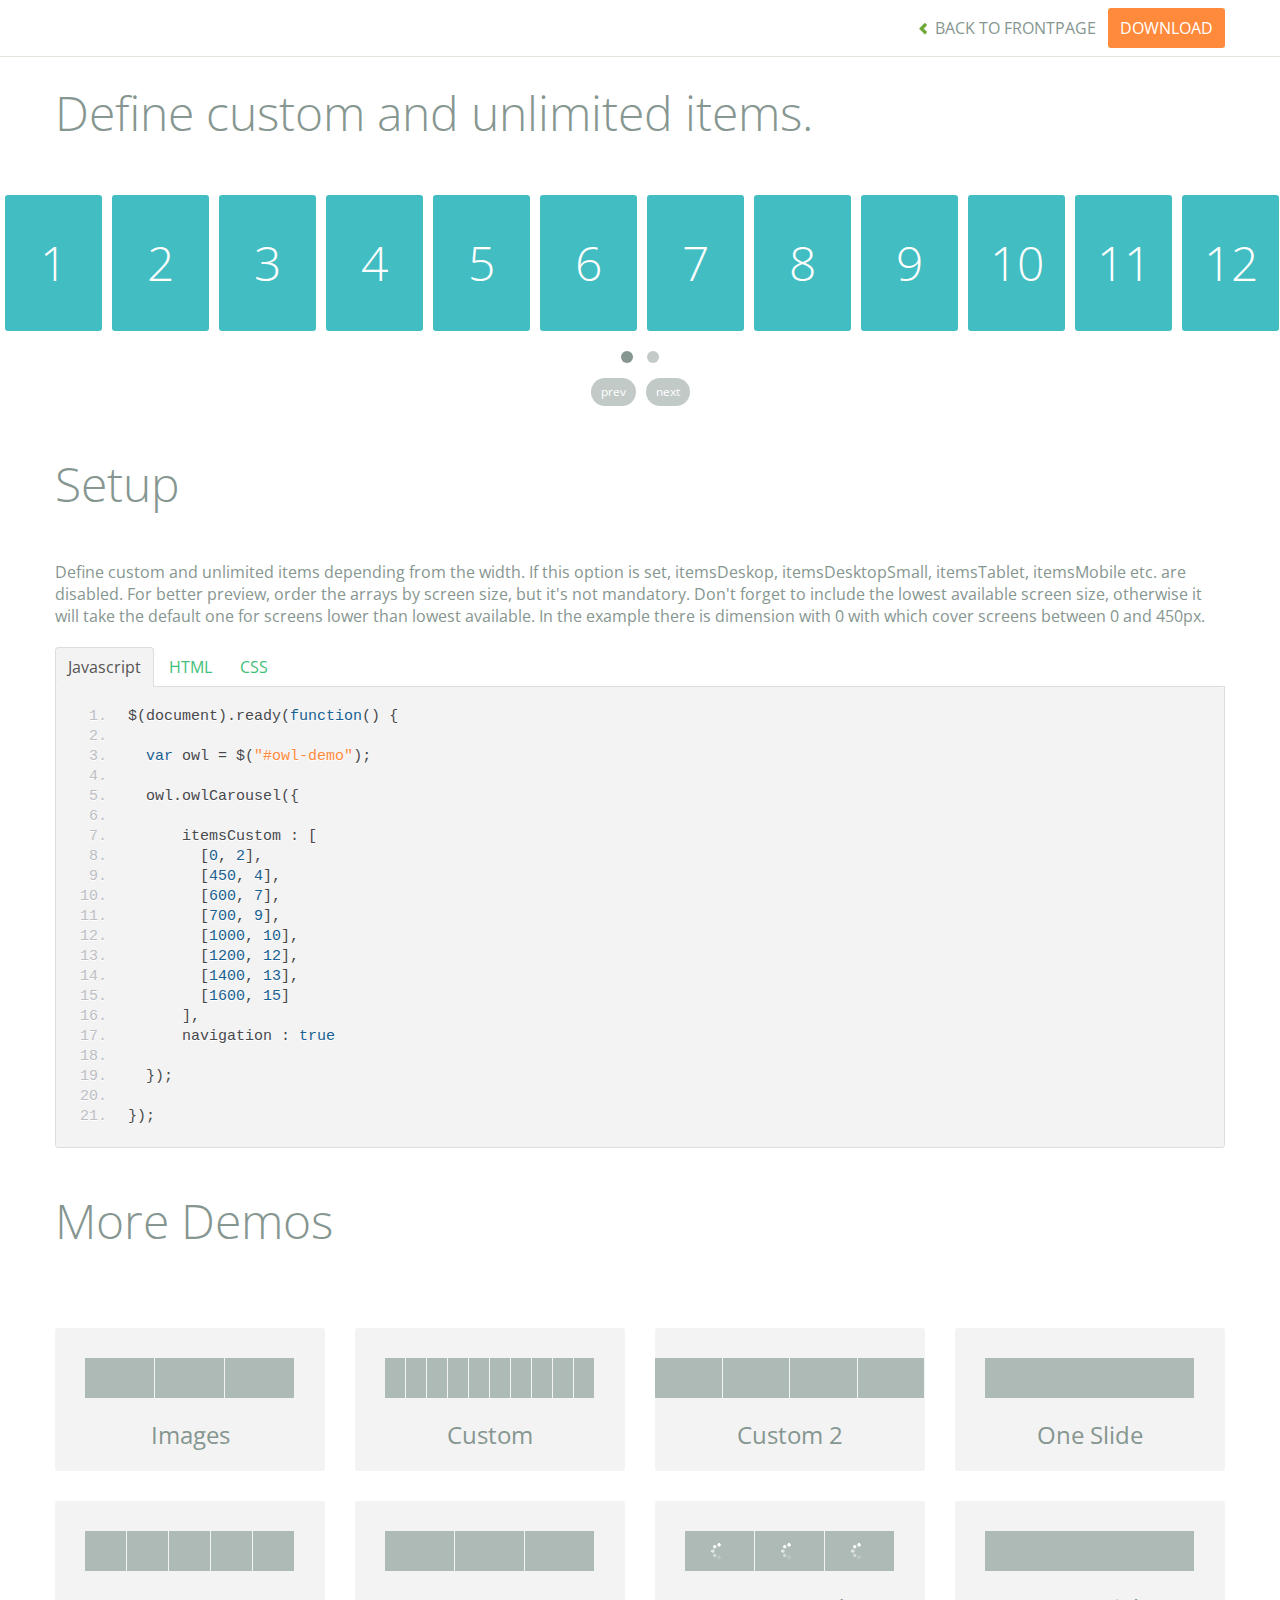
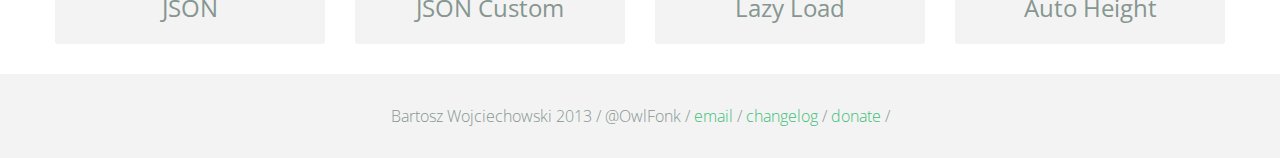
<file: lib/owl.carousel/demos/itemsCustom.html>
<!DOCTYPE html>
<html lang="en">
  <head>
    <meta charset="utf-8">
    <title>Owl Carousel - itemsCustom</title>
    <meta name="viewport" content="width=device-width, initial-scale=1.0">
    <meta name="description" content="jQuery Responsive Carousel - Owl Carusel">
    <meta name="author" content="Bartosz Wojciechowski">

    <link href='http://fonts.googleapis.com/css?family=Open+Sans:400italic,400,300,600,700' rel='stylesheet' type='text/css'>
    <link href="../assets/css/bootstrapTheme.css" rel="stylesheet">
    <link href="../assets/css/custom.css" rel="stylesheet">

    <!-- Owl Carousel Assets -->
    <link href="../owl-carousel/owl.carousel.css" rel="stylesheet">
    <link href="../owl-carousel/owl.theme.css" rel="stylesheet">

    <link href="../assets/js/google-code-prettify/prettify.css" rel="stylesheet">

    <!-- Le fav and touch icons -->
    <link rel="apple-touch-icon-precomposed" sizes="144x144" href="../assets/ico/apple-touch-icon-144-precomposed.png">
    <link rel="apple-touch-icon-precomposed" sizes="114x114" href="../assets/ico/apple-touch-icon-114-precomposed.png">
      <link rel="apple-touch-icon-precomposed" sizes="72x72" href="../assets/ico/apple-touch-icon-72-precomposed.png">
                    <link rel="apple-touch-icon-precomposed" href="../assets/ico/apple-touch-icon-57-precomposed.png">
                                   <link rel="shortcut icon" href="../assets/ico/favicon.png">
  </head>
  <body>

      <div id="top-nav" class="navbar navbar-fixed-top">
        <div class="navbar-inner">
          <div class="container">
            <button type="button" class="btn btn-navbar" data-toggle="collapse" data-target=".nav-collapse">
            <span class="icon-bar"></span>
            <span class="icon-bar"></span>
            <span class="icon-bar"></span>
          </button>
            <div class="nav-collapse collapse">
            <ul class="nav pull-right">
              <li><a href="../index.html"><i class="icon-chevron-left"></i> Back to Frontpage</a></li>
              <li><a href="../owl.carousel.zip" class="download download-on" data-spy="affix" data-offset-top="450">Download</a></li>
            </ul>
            <ul class="nav pull-left">
              
            </ul>
            </div>
          </div>
        </div>
      </div>
   
    <div id="title">
      <div class="container">
        <div class="row">
          <div class="span12">
            <h1>Define custom and unlimited items.</h1>
          </div>
        </div>
      </div>
    </div>

      <div id="demo">
        <div id="owl-demo" class="owl-carousel">
          
          <div class="item"><h1>1</h1></div>
          <div class="item"><h1>2</h1></div>
          <div class="item"><h1>3</h1></div>
          <div class="item"><h1>4</h1></div>
          <div class="item"><h1>5</h1></div>
          <div class="item"><h1>6</h1></div>
          <div class="item"><h1>7</h1></div>
          <div class="item"><h1>8</h1></div>
          <div class="item"><h1>9</h1></div>
          <div class="item"><h1>10</h1></div>
          <div class="item"><h1>11</h1></div>
          <div class="item"><h1>12</h1></div>
          <div class="item"><h1>13</h1></div>
          <div class="item"><h1>14</h1></div>
          <div class="item"><h1>15</h1></div>
          <div class="item"><h1>16</h1></div>
          <div class="item"><h1>17</h1></div>
          <div class="item"><h1>18</h1></div>
          <div class="item"><h1>19</h1></div>
          <div class="item"><h1>20</h1></div>

        </div>
    </div>

    <div id="example-info">
      <div class="container">
        <div class="row">
          <div class="span12">
            <h1>Setup</h1>
            <p>Define custom and unlimited items depending from the width. If this option is set, itemsDeskop, itemsDesktopSmall, itemsTablet, itemsMobile etc. are disabled. For better preview, order the arrays by screen size, but it's not mandatory. Don't forget to include the lowest available screen size, otherwise it will take the default one for screens lower than lowest available. In the example there is dimension with 0 with which cover screens between 0 and 450px.
            </p>
            <ul class="nav nav-tabs" id="myTab">
              <li class="active"><a href="#javascript">Javascript</a></li>
              <li><a href="#HTML">HTML</a></li>
              <li><a href="#CSS">CSS</a></li>
            </ul>
             
            <div class="tab-content">

              <div class="tab-pane active" id="javascript">
<pre class="pre-show prettyprint linenums">
$(document).ready(function() {

  var owl = &#36;("#owl-demo")&#59;

  owl.owlCarousel({
     
      itemsCustom : [
        [0, 2],
        [450, 4],
        [600, 7],
        [700, 9],
        [1000, 10],
        [1200, 12],
        [1400, 13],
        [1600, 15]
      ],
      navigation : true

  })&#59;

})&#59;
</pre>

              </div>

              <div class="tab-pane" id="HTML">
<pre class="pre-show prettyprint linenums">
&lt;div id="owl-demo" class="owl-carousel owl-theme"&gt;
  &lt;div class="item"&gt;&lt;h1&gt;1&lt;/h1&gt;&lt;/div&gt;
  &lt;div class="item"&gt;&lt;h1&gt;2&lt;/h1&gt;&lt;/div&gt;
  &lt;div class="item"&gt;&lt;h1&gt;3&lt;/h1&gt;&lt;/div&gt;
  &lt;div class="item"&gt;&lt;h1&gt;4&lt;/h1&gt;&lt;/div&gt;
  &lt;div class="item"&gt;&lt;h1&gt;5&lt;/h1&gt;&lt;/div&gt;
  &lt;div class="item"&gt;&lt;h1&gt;6&lt;/h1&gt;&lt;/div&gt;
  &lt;div class="item"&gt;&lt;h1&gt;7&lt;/h1&gt;&lt;/div&gt;
  &lt;div class="item"&gt;&lt;h1&gt;8&lt;/h1&gt;&lt;/div&gt;
  &lt;div class="item"&gt;&lt;h1&gt;9&lt;/h1&gt;&lt;/div&gt;
  &lt;div class="item"&gt;&lt;h1&gt;10&lt;/h1&gt;&lt;/div&gt;
  &lt;div class="item"&gt;&lt;h1&gt;11&lt;/h1&gt;&lt;/div&gt;
  &lt;div class="item"&gt;&lt;h1&gt;12&lt;/h1&gt;&lt;/div&gt;
  &lt;div class="item"&gt;&lt;h1&gt;13&lt;/h1&gt;&lt;/div&gt;
  &lt;div class="item"&gt;&lt;h1&gt;14&lt;/h1&gt;&lt;/div&gt;
  &lt;div class="item"&gt;&lt;h1&gt;15&lt;/h1&gt;&lt;/div&gt;
  &lt;div class="item"&gt;&lt;h1&gt;16&lt;/h1&gt;&lt;/div&gt;
  &lt;div class="item"&gt;&lt;h1&gt;17&lt;/h1&gt;&lt;/div&gt;
  &lt;div class="item"&gt;&lt;h1&gt;18&lt;/h1&gt;&lt;/div&gt;
  &lt;div class="item"&gt;&lt;h1&gt;19&lt;/h1&gt;&lt;/div&gt;
  &lt;div class="item"&gt;&lt;h1&gt;20&lt;/h1&gt;&lt;/div&gt;
&lt;/div&gt;

</pre>
              </div>

              <div class="tab-pane" id="CSS">
<pre class="pre-show prettyprint linenums">
#owl-demo .item{
    background: #42bdc2;
    padding: 30px 0px;
    margin: 5px;
    color: #FFF;
    -webkit-border-radius: 3px;
    -moz-border-radius: 3px;
    border-radius: 3px;
    text-align: center;
}
</pre>
              </div>
            </div><!--End Tab Content-->

          </div>
        </div>
      </div>
    </div>

    <div id="more">
      <div class="container">

        <div class="row">
          <div class="span12">
            <h1>More Demos</h1>
          </div>
        </div>

        <div class="row demos-row">
          <div class="span3">
            <a href="images.html" class="demo-box">
              <div class="demo-wrapper demo-images clearfix">
                <div class="demo-slide"><div class="bg"></div></div>
                <div class="demo-slide"><div class="bg"></div></div>
                <div class="demo-slide"><div class="bg"></div></div>
              </div>
              <h3>Images</h3>
            </a>
          </div>

          <div class="span3">
            <a href="custom.html" class="demo-box">
              <div class="demo-wrapper demo-custom clearfix">
                <div class="demo-slide"><div class="bg"></div></div>
                <div class="demo-slide"><div class="bg"></div></div>
                <div class="demo-slide"><div class="bg"></div></div>
                <div class="demo-slide"><div class="bg"></div></div>
                <div class="demo-slide"><div class="bg"></div></div>
                <div class="demo-slide"><div class="bg"></div></div>
                <div class="demo-slide"><div class="bg"></div></div>
                <div class="demo-slide"><div class="bg"></div></div>
                <div class="demo-slide"><div class="bg"></div></div>
                <div class="demo-slide"><div class="bg"></div></div>
              </div>
              <h3>Custom</h3>
            </a>
          </div>

          <div class="span3">
            <a href="itemsCustom.html" class="demo-box">
              <div class="demo-wrapper demo-full clearfix">
                <div class="demo-slide"><div class="bg"></div></div>
                <div class="demo-slide"><div class="bg"></div></div>
                <div class="demo-slide"><div class="bg"></div></div>
                <div class="demo-slide"><div class="bg"></div></div>
              </div>
              <h3>Custom 2</h3>
            </a>
          </div>

          <div class="span3">
            <a href="one.html" class="demo-box">
              <div class="demo-wrapper demo-one clearfix">
                <div class="demo-slide"><div class="bg"></div></div>
              </div>
              <h3>One Slide</h3>
            </a>
          </div>

        </div>
        <div class="row demos-row">
          <div class="span3">
            <a href="json.html" class="demo-box">
              <div class="demo-wrapper demo-Json clearfix">
                <div class="demo-slide"><div class="bg"></div></div>
                <div class="demo-slide"><div class="bg"></div></div>
                <div class="demo-slide"><div class="bg"></div></div>
                <div class="demo-slide"><div class="bg"></div></div>
                <div class="demo-slide"><div class="bg"></div></div>
              </div>
              <h3>JSON</h3>
            </a>
          </div>

          <div class="span3">
            <a href="customJson.html" class="demo-box">
              <div class="demo-wrapper demo-Json-custom clearfix">
                <div class="demo-slide"><div class="bg"></div></div>
                <div class="demo-slide"><div class="bg"></div></div>
                <div class="demo-slide"><div class="bg"></div></div>
              </div>
              <h3>JSON Custom</h3>
            </a>
          </div>

          <div class="span3">
            <a href="lazyLoad.html" class="demo-box">
              <div class="demo-wrapper demo-lazy clearfix">
                <div class="demo-slide"><div class="bg"></div></div>
                <div class="demo-slide"><div class="bg"></div></div>
                <div class="demo-slide"><div class="bg"></div></div>
              </div>
              <h3>Lazy Load</h3>
            </a>
          </div>

          <div class="span3">
            <a href="autoHeight.html" class="demo-box">
              <div class="demo-wrapper demo-height clearfix">
                <div class="demo-slide"><div class="bg"></div></div>
              </div>
              <h3>Auto Height</h3>
            </a>
          </div>

        </div>
      </div>
    </div>


 
    <div id="footer">
      <div class="container">
        <div class="row">
          <div class="span12">
            <h5>Bartosz Wojciechowski 2013 / @OwlFonk / 
            <a href="mailto:owl@owlgraphic.com?subject=Hey Owl!">email</a> / 
            <a href="../changelog.html">changelog</a> /
            <a href="https://www.paypal.com/cgi-bin/webscr?cmd=_s-xclick&hosted_button_id=EFSGXZS7V2U9N">donate</a> / 
            <a href="https://twitter.com/share" class="twitter-share-button" data-url="http://owlgraphic.com/owlcarousel/" data-text="Awesome jQuery Owl Carousel Responsive Plugin" data-via="OwlFonk" data-count="none" data-hashtags="owlcarousel"></a>
            <script>
            var owldomain = window.location.hostname.indexOf("owlgraphic");
            if(owldomain !== -1){
              !function(d,s,id){var js,fjs=d.getElementsByTagName(s)[0],p=/^http:/.test(d.location)?'http':'https';if(!d.getElementById(id)){js=d.createElement(s);js.id=id;js.src=p+'://platform.twitter.com/widgets.js';fjs.parentNode.insertBefore(js,fjs);}}(document, 'script', 'twitter-wjs');
            }
            </script>
            </h5>
          </div>
        </div>
      </div>
    </div>


    <script src="../assets/js/jquery-1.9.1.min.js"></script> 
    <script src="../owl-carousel/owl.carousel.js"></script>


    <!-- Demo -->

    <style>
    #owl-demo .item{
        background: #42bdc2;
        padding: 30px 0px;
        margin: 5px;
        color: #FFF;
        -webkit-border-radius: 3px;
        -moz-border-radius: 3px;
        border-radius: 3px;
        text-align: center;
    }
    </style>


    <script>
    $(document).ready(function() {

      var owl = $("#owl-demo");

      owl.owlCarousel({

        // Define custom and unlimited items depending from the width
        // If this option is set, itemsDeskop, itemsDesktopSmall, itemsTablet, itemsMobile etc. are disabled
        // For better preview, order the arrays by screen size, but it's not mandatory
        // Don't forget to include the lowest available screen size, otherwise it will take the default one for screens lower than lowest available.
        // In the example there is dimension with 0 with which cover screens between 0 and 450px
        
        itemsCustom : [
          [0, 2],
          [450, 4],
          [600, 7],
          [700, 9],
          [1000, 10],
          [1200, 12],
          [1400, 13],
          [1600, 15]
        ],
        navigation : true

      });



    });
    </script>

    <script src="../assets/js/bootstrap-collapse.js"></script>
    <script src="../assets/js/bootstrap-transition.js"></script>
    <script src="../assets/js/bootstrap-tab.js"></script>

    <script src="../assets/js/google-code-prettify/prettify.js"></script>
	  <script src="../assets/js/application.js"></script>

  </body>
</html>
</file>
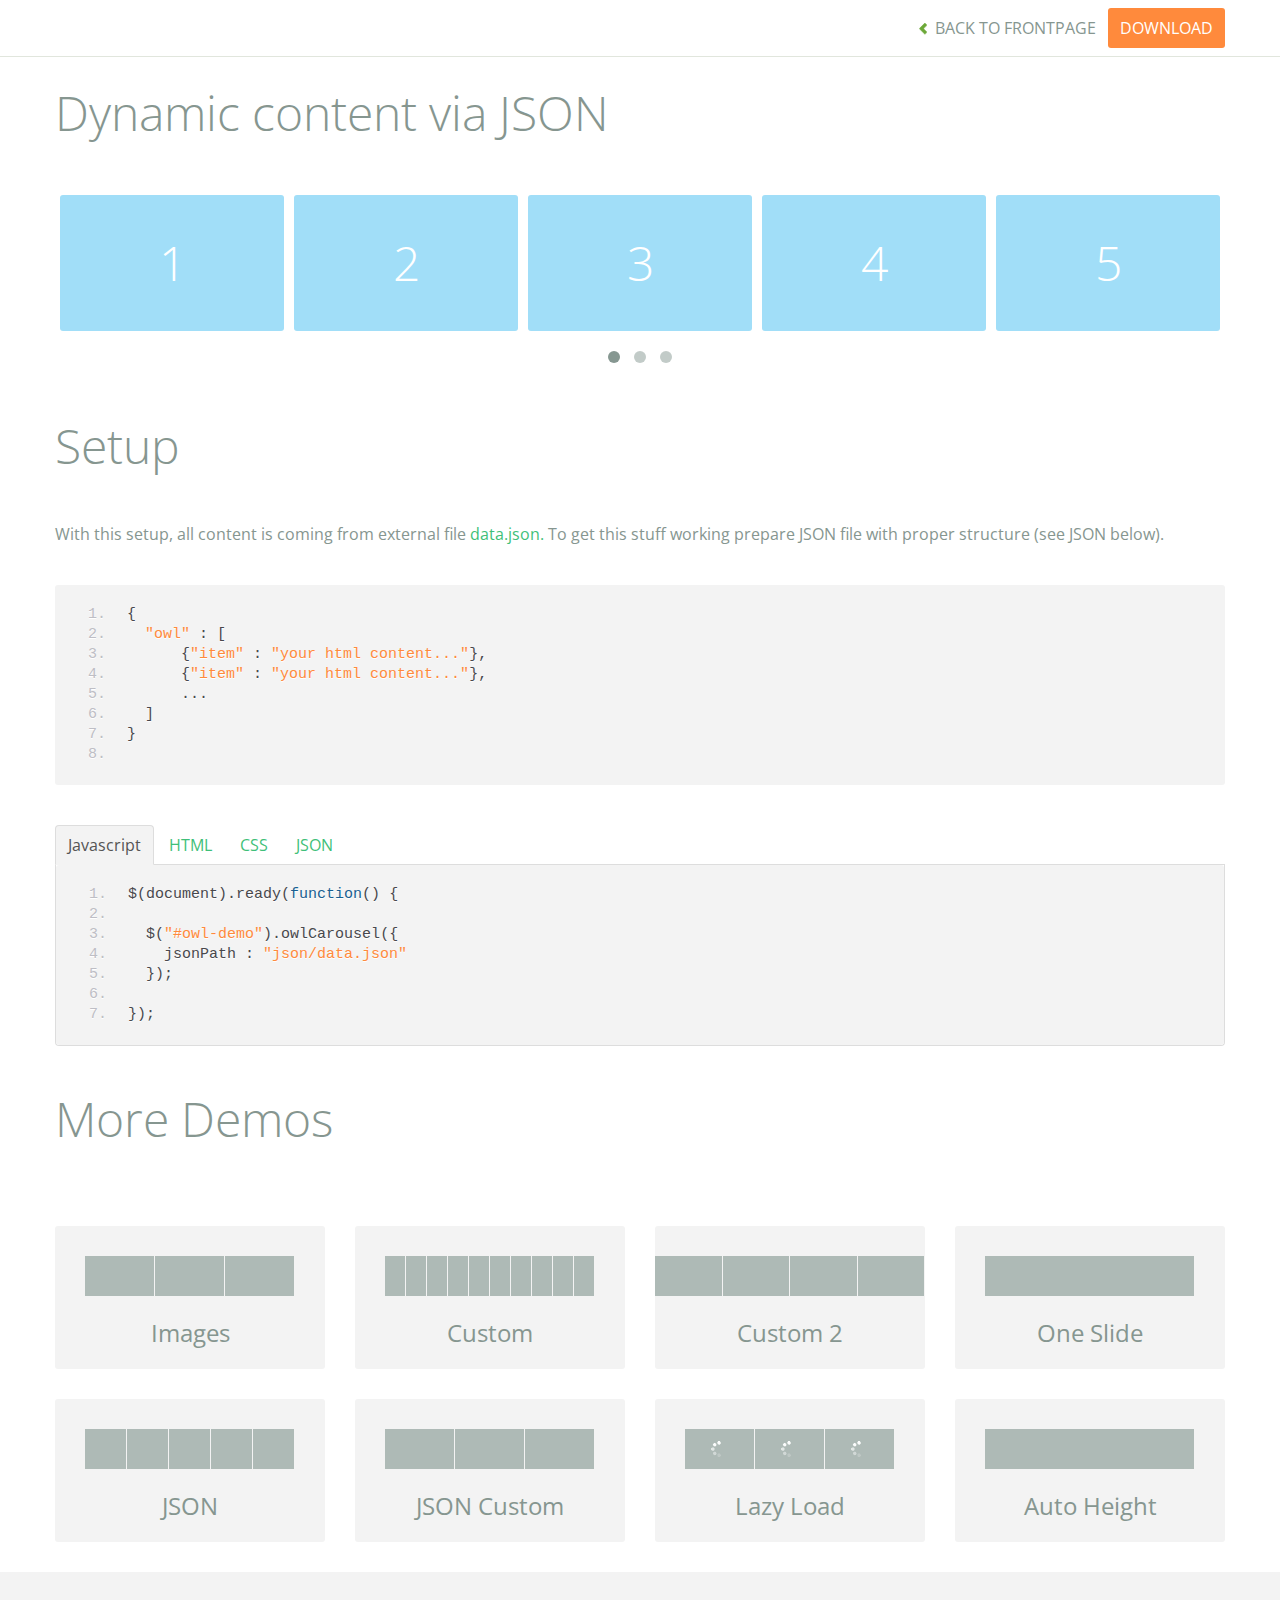
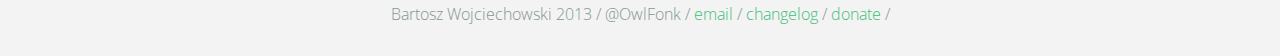
<file: lib/owl.carousel/demos/json.html>
<!DOCTYPE html>
<html lang="en">
  <head>
    <meta charset="utf-8">
    <title>Owl Carousel - Dynamic content via JSON</title>
    <meta name="viewport" content="width=device-width, initial-scale=1.0">
    <meta name="description" content="jQuery Responsive Carousel - Owl Carusel">
    <meta name="author" content="Bartosz Wojciechowski">

    <link href='http://fonts.googleapis.com/css?family=Open+Sans:400italic,400,300,600,700' rel='stylesheet' type='text/css'>
    <link href="../assets/css/bootstrapTheme.css" rel="stylesheet">
    <link href="../assets/css/custom.css" rel="stylesheet">

    <!-- Owl Carousel Assets -->
    <link href="../owl-carousel/owl.carousel.css" rel="stylesheet">
    <link href="../owl-carousel/owl.theme.css" rel="stylesheet">

    <link href="../assets/js/google-code-prettify/prettify.css" rel="stylesheet">

    <!-- Le fav and touch icons -->
    <link rel="apple-touch-icon-precomposed" sizes="144x144" href="../assets/ico/apple-touch-icon-144-precomposed.png">
    <link rel="apple-touch-icon-precomposed" sizes="114x114" href="../assets/ico/apple-touch-icon-114-precomposed.png">
      <link rel="apple-touch-icon-precomposed" sizes="72x72" href="../assets/ico/apple-touch-icon-72-precomposed.png">
                    <link rel="apple-touch-icon-precomposed" href="../assets/ico/apple-touch-icon-57-precomposed.png">
                                   <link rel="shortcut icon" href="../assets/ico/favicon.png">
  </head>
  <body>

      <div id="top-nav" class="navbar navbar-fixed-top">
        <div class="navbar-inner">
          <div class="container">
            <button type="button" class="btn btn-navbar" data-toggle="collapse" data-target=".nav-collapse">
            <span class="icon-bar"></span>
            <span class="icon-bar"></span>
            <span class="icon-bar"></span>
          </button>
            <div class="nav-collapse collapse">
            <ul class="nav pull-right">
              <li><a href="../index.html"><i class="icon-chevron-left"></i> Back to Frontpage</a></li>
              <li><a href="../owl.carousel.zip" class="download download-on" data-spy="affix" data-offset-top="450">Download</a></li>
            </ul>
            <ul class="nav pull-left">
              
            </ul>
            </div>
          </div>
        </div>
      </div>
   
    <div id="title">
      <div class="container">
        <div class="row">
          <div class="span12">
            <h1>Dynamic content via JSON</h1>
          </div>
        </div>
      </div>
    </div>

      <div id="demo">
        <div class="container">
          <div class="row">
            <div class="span12">

              <div id="owl-demo" class="owl-carousel">
              </div>
            </div>
          </div>
        </div>

    </div>

    <div id="example-info">
      <div class="container">
        <div class="row">
          <div class="span12">
            <h1>Setup</h1>
            <p>With this setup, all content is coming from external file <a href="json/data.json">data.json.</a> To get this stuff working prepare JSON file with proper structure (see JSON below).</p>
            <pre class="pre-show prettyprint linenums">
{
  "owl" : [
      {"item" : "your html content..."},
      {"item" : "your html content..."},
      ...
  ]
}
            </pre>
            <ul class="nav nav-tabs" id="myTab">
              <li class="active"><a href="#javascript">Javascript</a></li>
              <li><a href="#HTML">HTML</a></li>
              <li><a href="#CSS">CSS</a></li>
              <li><a href="#JSON">JSON</a></li>
            </ul>
             
            <div class="tab-content">

              <div class="tab-pane active" id="javascript">
<pre class="pre-show prettyprint linenums">
$(document).ready(function() {

  $("#owl-demo").owlCarousel({
    jsonPath : "json/data.json" 
  });

});
</pre>  

              </div>

              <div class="tab-pane" id="HTML">
<pre class="pre-show prettyprint linenums">
&lt;div id="owl-demo" class="owl-carousel owl-theme"&gt;
&lt;/div&gt;
</pre>
              </div>

              <div class="tab-pane" id="CSS">
<pre class="pre-show prettyprint linenums">
#owl-demo .item{
  background: #a1def8;
  padding: 30px 0px;
  display: block;
  margin: 5px;
  color: #FFF;
  -webkit-border-radius: 3px;
  -moz-border-radius: 3px;
  border-radius: 3px;
  text-align: center;
}

</pre>
              </div>
              <div class="tab-pane" id="JSON">
<pre class="pre-show prettyprint linenums">
{
  "owl" : [
      {"item" : "&lt;span class='item'&gt;&lt;h1&gt;1&lt;/h1&gt;&lt;/span&gt;"},
      {"item" : "&lt;span class='item'&gt;&lt;h1&gt;2&lt;/h1&gt;&lt;/span&gt;"},
      {"item" : "&lt;span class='item'&gt;&lt;h1&gt;3&lt;/h1&gt;&lt;/span&gt;"},
      {"item" : "&lt;span class='item'&gt;&lt;h1&gt;4&lt;/h1&gt;&lt;/span&gt;"},
      {"item" : "&lt;span class='item'&gt;&lt;h1&gt;5&lt;/h1&gt;&lt;/span&gt;"},
      {"item" : "&lt;span class='item'&gt;&lt;h1&gt;6&lt;/h1&gt;&lt;/span&gt;"},
      {"item" : "&lt;span class='item'&gt;&lt;h1&gt;7&lt;/h1&gt;&lt;/span&gt;"},
      {"item" : "&lt;span class='item'&gt;&lt;h1&gt;8&lt;/h1&gt;&lt;/span&gt;"},
      {"item" : "&lt;span class='item'&gt;&lt;h1&gt;9&lt;/h1&gt;&lt;/span&gt;"},
      {"item" : "&lt;span class='item'&gt;&lt;h1&gt;10&lt;/h1&gt;&lt;/span&gt;"},
      {"item" : "&lt;span class='item'&gt;&lt;h1&gt;11&lt;/h1&gt;&lt;/span&gt;"},
      {"item" : "&lt;span class='item'&gt;&lt;h1&gt;12&lt;/h1&gt;&lt;/span&gt;"},
      {"item" : "&lt;span class='item'&gt;&lt;h1&gt;13&lt;/h1&gt;&lt;/span&gt;"},
      {"item" : "&lt;span class='item'&gt;&lt;h1&gt;14&lt;/h1&gt;&lt;/span&gt;"}
  ]
}
</pre>
</div>
            </div><!--End Tab Content-->

          </div>
        </div>
      </div>
    </div>

    <div id="more">
      <div class="container">

        <div class="row">
          <div class="span12">
            <h1>More Demos</h1>
          </div>
        </div>

        <div class="row demos-row">
          <div class="span3">
            <a href="images.html" class="demo-box">
              <div class="demo-wrapper demo-images clearfix">
                <div class="demo-slide"><div class="bg"></div></div>
                <div class="demo-slide"><div class="bg"></div></div>
                <div class="demo-slide"><div class="bg"></div></div>
              </div>
              <h3>Images</h3>
            </a>
          </div>

          <div class="span3">
            <a href="custom.html" class="demo-box">
              <div class="demo-wrapper demo-custom clearfix">
                <div class="demo-slide"><div class="bg"></div></div>
                <div class="demo-slide"><div class="bg"></div></div>
                <div class="demo-slide"><div class="bg"></div></div>
                <div class="demo-slide"><div class="bg"></div></div>
                <div class="demo-slide"><div class="bg"></div></div>
                <div class="demo-slide"><div class="bg"></div></div>
                <div class="demo-slide"><div class="bg"></div></div>
                <div class="demo-slide"><div class="bg"></div></div>
                <div class="demo-slide"><div class="bg"></div></div>
                <div class="demo-slide"><div class="bg"></div></div>
              </div>
              <h3>Custom</h3>
            </a>
          </div>

          <div class="span3">
            <a href="itemsCustom.html" class="demo-box">
              <div class="demo-wrapper demo-full clearfix">
                <div class="demo-slide"><div class="bg"></div></div>
                <div class="demo-slide"><div class="bg"></div></div>
                <div class="demo-slide"><div class="bg"></div></div>
                <div class="demo-slide"><div class="bg"></div></div>
              </div>
              <h3>Custom 2</h3>
            </a>
          </div>

          <div class="span3">
            <a href="one.html" class="demo-box">
              <div class="demo-wrapper demo-one clearfix">
                <div class="demo-slide"><div class="bg"></div></div>
              </div>
              <h3>One Slide</h3>
            </a>
          </div>

        </div>
        <div class="row demos-row">
          <div class="span3">
            <a href="json.html" class="demo-box">
              <div class="demo-wrapper demo-Json clearfix">
                <div class="demo-slide"><div class="bg"></div></div>
                <div class="demo-slide"><div class="bg"></div></div>
                <div class="demo-slide"><div class="bg"></div></div>
                <div class="demo-slide"><div class="bg"></div></div>
                <div class="demo-slide"><div class="bg"></div></div>
              </div>
              <h3>JSON</h3>
            </a>
          </div>

          <div class="span3">
            <a href="customJson.html" class="demo-box">
              <div class="demo-wrapper demo-Json-custom clearfix">
                <div class="demo-slide"><div class="bg"></div></div>
                <div class="demo-slide"><div class="bg"></div></div>
                <div class="demo-slide"><div class="bg"></div></div>
              </div>
              <h3>JSON Custom</h3>
            </a>
          </div>

          <div class="span3">
            <a href="lazyLoad.html" class="demo-box">
              <div class="demo-wrapper demo-lazy clearfix">
                <div class="demo-slide"><div class="bg"></div></div>
                <div class="demo-slide"><div class="bg"></div></div>
                <div class="demo-slide"><div class="bg"></div></div>
              </div>
              <h3>Lazy Load</h3>
            </a>
          </div>

          <div class="span3">
            <a href="autoHeight.html" class="demo-box">
              <div class="demo-wrapper demo-height clearfix">
                <div class="demo-slide"><div class="bg"></div></div>
              </div>
              <h3>Auto Height</h3>
            </a>
          </div>

        </div>
      </div>
    </div>


 
    <div id="footer">
      <div class="container">
        <div class="row">
          <div class="span12">
            <h5>Bartosz Wojciechowski 2013 / @OwlFonk / 
            <a href="mailto:owl@owlgraphic.com?subject=Hey Owl!">email</a> / 
            <a href="../changelog.html">changelog</a> /
            <a href="https://www.paypal.com/cgi-bin/webscr?cmd=_s-xclick&hosted_button_id=EFSGXZS7V2U9N">donate</a> / 
            <a href="https://twitter.com/share" class="twitter-share-button" data-url="http://owlgraphic.com/owlcarousel/" data-text="Awesome jQuery Owl Carousel Responsive Plugin" data-via="OwlFonk" data-count="none" data-hashtags="owlcarousel"></a>
            <script>
            var owldomain = window.location.hostname.indexOf("owlgraphic");
            if(owldomain !== -1){
              !function(d,s,id){var js,fjs=d.getElementsByTagName(s)[0],p=/^http:/.test(d.location)?'http':'https';if(!d.getElementById(id)){js=d.createElement(s);js.id=id;js.src=p+'://platform.twitter.com/widgets.js';fjs.parentNode.insertBefore(js,fjs);}}(document, 'script', 'twitter-wjs');
            }
            </script>
            </h5>
          </div>
        </div>
      </div>
    </div>


    <script src="../assets/js/jquery-1.9.1.min.js"></script> 
    <script src="../owl-carousel/owl.carousel.js"></script>


    <!-- Demo -->

    <style>
    #owl-demo .item{
        background: #a1def8;
        padding: 30px 0px;
        display: block;
        margin: 5px;
        color: #FFF;
        -webkit-border-radius: 3px;
        -moz-border-radius: 3px;
        border-radius: 3px;
        text-align: center;
    }
    </style>


    <script>
    $(document).ready(function() {

      $("#owl-demo").owlCarousel({
        jsonPath : "json/data.json"
      });

    });
    </script>


    <script src="../assets/js/bootstrap-collapse.js"></script>
    <script src="../assets/js/bootstrap-transition.js"></script>
    <script src="../assets/js/bootstrap-tab.js"></script>

    <script src="../assets/js/google-code-prettify/prettify.js"></script>
	  <script src="../assets/js/application.js"></script>

  </body>
</html>
</file>
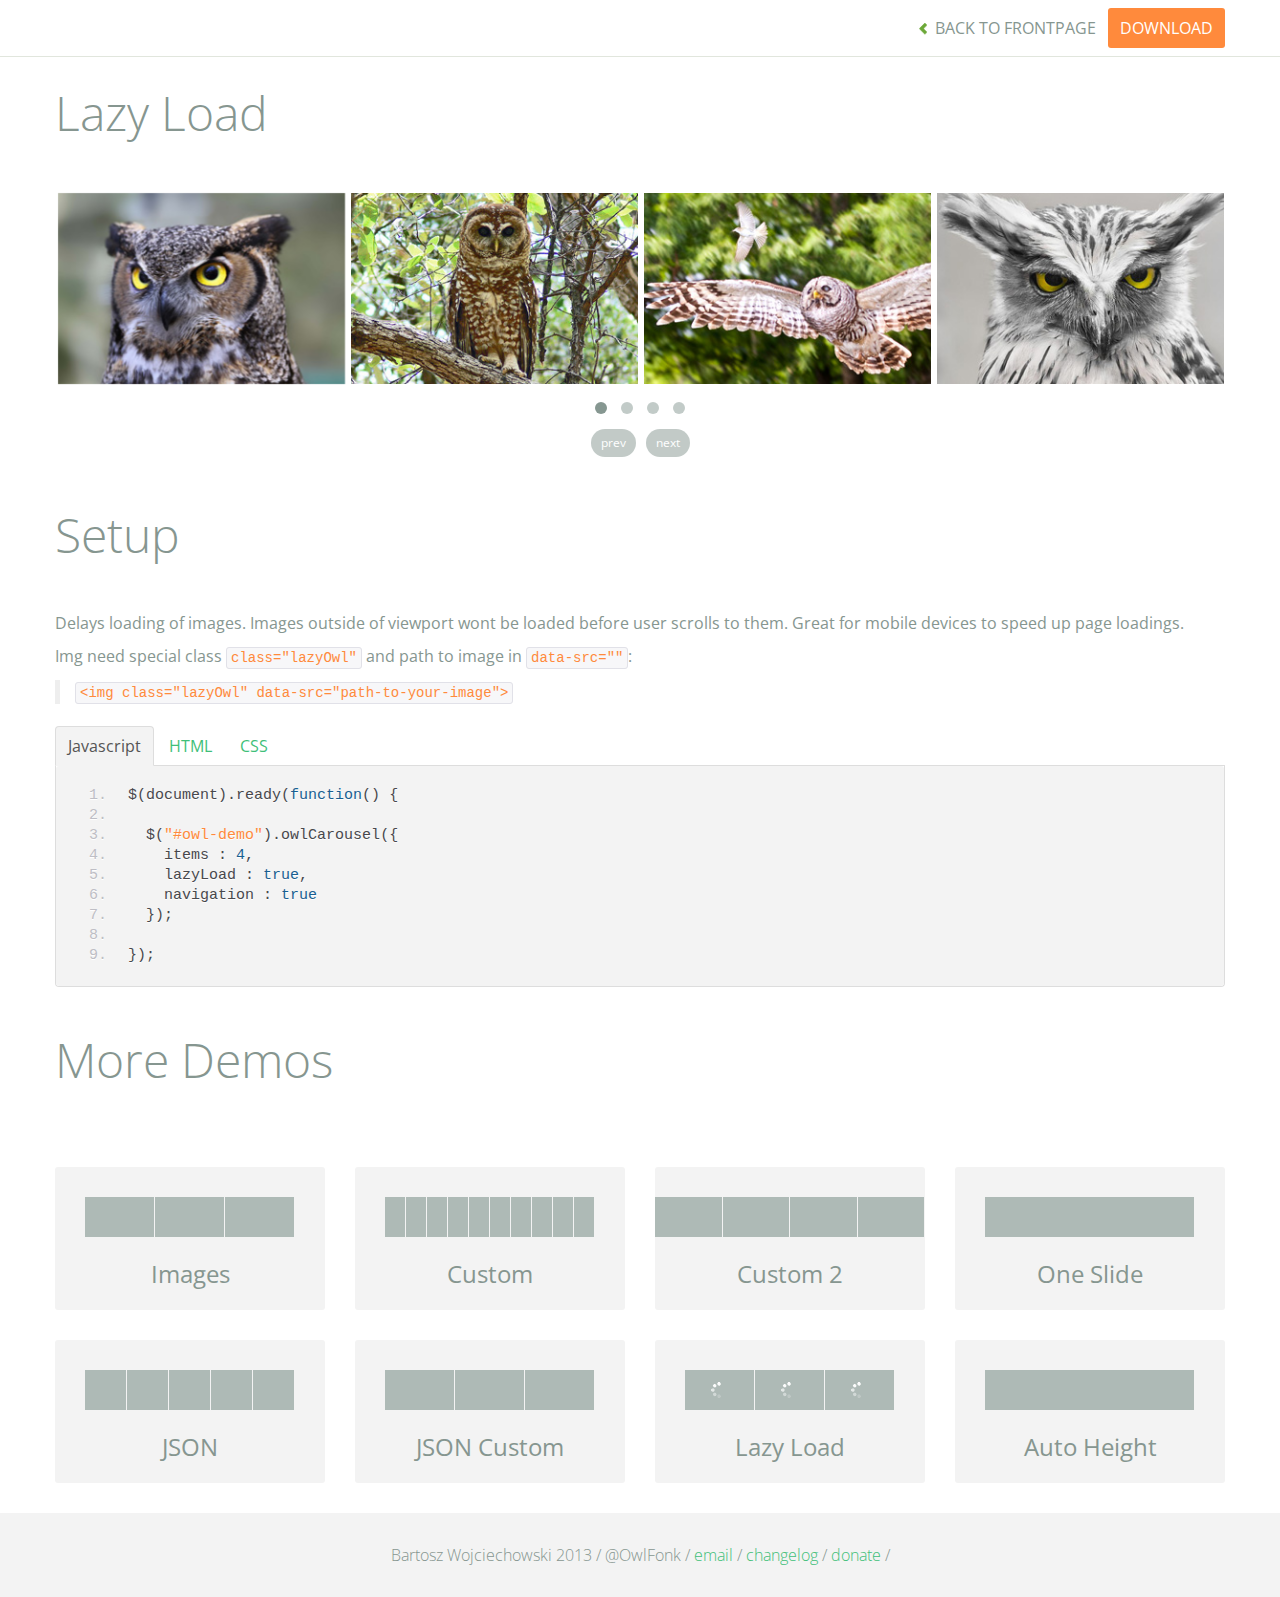
<file: lib/owl.carousel/demos/lazyLoad.html>
<!DOCTYPE html>
<html lang="en">
  <head>
    <meta charset="utf-8">
    <title>Owl Carousel - Lazy Load</title>
    <meta name="viewport" content="width=device-width, initial-scale=1.0">
    <meta name="description" content="jQuery Responsive Carousel - Owl Carusel">
    <meta name="author" content="Bartosz Wojciechowski">
    
    <link href='http://fonts.googleapis.com/css?family=Open+Sans:400italic,400,300,600,700' rel='stylesheet' type='text/css'>
    <link href="../assets/css/bootstrapTheme.css" rel="stylesheet">
    <link href="../assets/css/custom.css" rel="stylesheet">

    <!-- Owl Carousel Assets -->
    <link href="../owl-carousel/owl.carousel.css" rel="stylesheet">
    <link href="../owl-carousel/owl.theme.css" rel="stylesheet">

    <!-- Prettify -->
    <link href="../assets/js/google-code-prettify/prettify.css" rel="stylesheet">
    

    <!-- Le fav and touch icons -->
    <link rel="apple-touch-icon-precomposed" sizes="144x144" href="../assets/ico/apple-touch-icon-144-precomposed.png">
    <link rel="apple-touch-icon-precomposed" sizes="114x114" href="../assets/ico/apple-touch-icon-114-precomposed.png">
      <link rel="apple-touch-icon-precomposed" sizes="72x72" href="../assets/ico/apple-touch-icon-72-precomposed.png">
                    <link rel="apple-touch-icon-precomposed" href="../assets/ico/apple-touch-icon-57-precomposed.png">
                                   <link rel="shortcut icon" href="../assets/ico/favicon.png">
  </head>
  <body>

      <div id="top-nav" class="navbar navbar-fixed-top">
        <div class="navbar-inner">
          <div class="container">
            <button type="button" class="btn btn-navbar" data-toggle="collapse" data-target=".nav-collapse">
            <span class="icon-bar"></span>
            <span class="icon-bar"></span>
            <span class="icon-bar"></span>
          </button>
            <div class="nav-collapse collapse">
            <ul class="nav pull-right">
              <li><a href="../index.html"><i class="icon-chevron-left"></i> Back to Frontpage</a></li>
              <li><a href="../owl.carousel.zip" class="download download-on" data-spy="affix" data-offset-top="450">Download</a></li>
            </ul>
            <ul class="nav pull-left">
              
            </ul>
            </div>
          </div>
        </div>
      </div>
   
    <div id="title">
      <div class="container">
        <div class="row">
          <div class="span12">
            <h1>Lazy Load</h1>
          </div>
        </div>
      </div>
    </div>

      <div id="demo">
        <div class="container">
          <div class="row">
            <div class="span12">

              <div id="owl-demo" class="owl-carousel">
                <div class="item"><img class="lazyOwl" data-src="assets/owl1.jpg" alt="Lazy Owl Image"></div>
                <div class="item"><img class="lazyOwl" data-src="assets/owl2.jpg" alt="Lazy Owl Image"></div>
                <div class="item"><img class="lazyOwl" data-src="assets/owl3.jpg" alt="Lazy Owl Image"></div>
                <div class="item"><img class="lazyOwl" data-src="assets/owl4.jpg" alt="Lazy Owl Image"></div>
                <div class="item"><img class="lazyOwl" data-src="assets/owl5.jpg" alt="Lazy Owl Image"></div>
                <div class="item"><img class="lazyOwl" data-src="assets/owl6.jpg" alt="Lazy Owl Image"></div>
                <div class="item"><img class="lazyOwl" data-src="assets/owl7.jpg" alt="Lazy Owl Image"></div>
                <div class="item"><img class="lazyOwl" data-src="assets/owl8.jpg" alt="Lazy Owl Image"></div>
                <div class="item"><img class="lazyOwl" data-src="assets/owl1.jpg" alt="Lazy Owl Image"></div>
                <div class="item"><img class="lazyOwl" data-src="assets/owl2.jpg" alt="Lazy Owl Image"></div>
                <div class="item"><img class="lazyOwl" data-src="assets/owl3.jpg" alt="Lazy Owl Image"></div>
                <div class="item"><img class="lazyOwl" data-src="assets/owl4.jpg" alt="Lazy Owl Image"></div>
                <div class="item"><img class="lazyOwl" data-src="assets/owl5.jpg" alt="Lazy Owl Image"></div>
                <div class="item"><img class="lazyOwl" data-src="assets/owl6.jpg" alt="Lazy Owl Image"></div>
                <div class="item"><img class="lazyOwl" data-src="assets/owl7.jpg" alt="Lazy Owl Image"></div>
                <div class="item"><img class="lazyOwl" data-src="assets/owl8.jpg" alt="Lazy Owl Image"></div>
              </div>

            </div>
          </div>
        </div>

    </div>

    <div id="example-info">
      <div class="container">
        <div class="row">
          <div class="span12">
            <h1>Setup</h1>
            <p>Delays loading of images. Images outside of viewport wont be loaded before user scrolls to them. Great for mobile devices to speed up page loadings.
            </p>
            <p>
              Img need special class <code>class="lazyOwl"</code> and path to image in <code>data-src=""</code>: 
              <blockquote><code>&lt;img class="lazyOwl" data-src="path-to-your-image"&gt;</code></blockquote>
              </p>
            <ul class="nav nav-tabs" id="myTab">
              <li class="active"><a href="#javascript">Javascript</a></li>
              <li><a href="#HTML">HTML</a></li>
              <li><a href="#CSS">CSS</a></li>
            </ul>
             
            <div class="tab-content">

              <div class="tab-pane active" id="javascript">
<pre class="pre-show prettyprint linenums">
$(document).ready(function() {

  $("#owl-demo").owlCarousel({
    items : 4,
    lazyLoad : true,
    navigation : true
  }); 

});
</pre> 
              </div>

              <div class="tab-pane" id="HTML">
<pre class="pre-show prettyprint linenums">
&lt;div id="owl-demo" class="owl-carousel"&gt;
  &lt;div class="item"&gt;&lt;img class="lazyOwl" data-src="assets/owl1.jpg" alt="Lazy Owl Image"&gt;&lt;/div&gt;
  &lt;div class="item"&gt;&lt;img class="lazyOwl" data-src="assets/owl2.jpg" alt="Lazy Owl Image"&gt;&lt;/div&gt;
  &lt;div class="item"&gt;&lt;img class="lazyOwl" data-src="assets/owl3.jpg" alt="Lazy Owl Image"&gt;&lt;/div&gt;
  &lt;div class="item"&gt;&lt;img class="lazyOwl" data-src="assets/owl4.jpg" alt="Lazy Owl Image"&gt;&lt;/div&gt;
  &lt;div class="item"&gt;&lt;img class="lazyOwl" data-src="assets/owl5.jpg" alt="Lazy Owl Image"&gt;&lt;/div&gt;
  &lt;div class="item"&gt;&lt;img class="lazyOwl" data-src="assets/owl6.jpg" alt="Lazy Owl Image"&gt;&lt;/div&gt;
  &lt;div class="item"&gt;&lt;img class="lazyOwl" data-src="assets/owl7.jpg" alt="Lazy Owl Image"&gt;&lt;/div&gt;
  &lt;div class="item"&gt;&lt;img class="lazyOwl" data-src="assets/owl8.jpg" alt="Lazy Owl Image"&gt;&lt;/div&gt;
  &lt;div class="item"&gt;&lt;img class="lazyOwl" data-src="assets/owl1.jpg" alt="Lazy Owl Image"&gt;&lt;/div&gt;
  &lt;div class="item"&gt;&lt;img class="lazyOwl" data-src="assets/owl2.jpg" alt="Lazy Owl Image"&gt;&lt;/div&gt;
  &lt;div class="item"&gt;&lt;img class="lazyOwl" data-src="assets/owl3.jpg" alt="Lazy Owl Image"&gt;&lt;/div&gt;
  &lt;div class="item"&gt;&lt;img class="lazyOwl" data-src="assets/owl4.jpg" alt="Lazy Owl Image"&gt;&lt;/div&gt;
  &lt;div class="item"&gt;&lt;img class="lazyOwl" data-src="assets/owl5.jpg" alt="Lazy Owl Image"&gt;&lt;/div&gt;
  &lt;div class="item"&gt;&lt;img class="lazyOwl" data-src="assets/owl6.jpg" alt="Lazy Owl Image"&gt;&lt;/div&gt;
  &lt;div class="item"&gt;&lt;img class="lazyOwl" data-src="assets/owl7.jpg" alt="Lazy Owl Image"&gt;&lt;/div&gt;
  &lt;div class="item"&gt;&lt;img class="lazyOwl" data-src="assets/owl8.jpg" alt="Lazy Owl Image"&gt;&lt;/div&gt;
&lt;/div&gt;
</pre>
              </div>

              <div class="tab-pane" id="CSS">
<pre class="pre-show prettyprint linenums">
#owl-demo .item{
  margin: 3px;
}
#owl-demo .item img{
  display: block;
  width: 100%;
  height: auto;
}
</pre>
</div>
            </div><!--End Tab Content-->

          </div>
        </div>
      </div>
    </div>

    <div id="more">
      <div class="container">

        <div class="row">
          <div class="span12">
            <h1>More Demos</h1>
          </div>
        </div>

        <div class="row demos-row">
          <div class="span3">
            <a href="images.html" class="demo-box">
              <div class="demo-wrapper demo-images clearfix">
                <div class="demo-slide"><div class="bg"></div></div>
                <div class="demo-slide"><div class="bg"></div></div>
                <div class="demo-slide"><div class="bg"></div></div>
              </div>
              <h3>Images</h3>
            </a>
          </div>

          <div class="span3">
            <a href="custom.html" class="demo-box">
              <div class="demo-wrapper demo-custom clearfix">
                <div class="demo-slide"><div class="bg"></div></div>
                <div class="demo-slide"><div class="bg"></div></div>
                <div class="demo-slide"><div class="bg"></div></div>
                <div class="demo-slide"><div class="bg"></div></div>
                <div class="demo-slide"><div class="bg"></div></div>
                <div class="demo-slide"><div class="bg"></div></div>
                <div class="demo-slide"><div class="bg"></div></div>
                <div class="demo-slide"><div class="bg"></div></div>
                <div class="demo-slide"><div class="bg"></div></div>
                <div class="demo-slide"><div class="bg"></div></div>
              </div>
              <h3>Custom</h3>
            </a>
          </div>

          <div class="span3">
            <a href="itemsCustom.html" class="demo-box">
              <div class="demo-wrapper demo-full clearfix">
                <div class="demo-slide"><div class="bg"></div></div>
                <div class="demo-slide"><div class="bg"></div></div>
                <div class="demo-slide"><div class="bg"></div></div>
                <div class="demo-slide"><div class="bg"></div></div>
              </div>
              <h3>Custom 2</h3>
            </a>
          </div>

          <div class="span3">
            <a href="one.html" class="demo-box">
              <div class="demo-wrapper demo-one clearfix">
                <div class="demo-slide"><div class="bg"></div></div>
              </div>
              <h3>One Slide</h3>
            </a>
          </div>

        </div>
        <div class="row demos-row">
          <div class="span3">
            <a href="json.html" class="demo-box">
              <div class="demo-wrapper demo-Json clearfix">
                <div class="demo-slide"><div class="bg"></div></div>
                <div class="demo-slide"><div class="bg"></div></div>
                <div class="demo-slide"><div class="bg"></div></div>
                <div class="demo-slide"><div class="bg"></div></div>
                <div class="demo-slide"><div class="bg"></div></div>
              </div>
              <h3>JSON</h3>
            </a>
          </div>

          <div class="span3">
            <a href="customJson.html" class="demo-box">
              <div class="demo-wrapper demo-Json-custom clearfix">
                <div class="demo-slide"><div class="bg"></div></div>
                <div class="demo-slide"><div class="bg"></div></div>
                <div class="demo-slide"><div class="bg"></div></div>
              </div>
              <h3>JSON Custom</h3>
            </a>
          </div>

          <div class="span3">
            <a href="lazyLoad.html" class="demo-box">
              <div class="demo-wrapper demo-lazy clearfix">
                <div class="demo-slide"><div class="bg"></div></div>
                <div class="demo-slide"><div class="bg"></div></div>
                <div class="demo-slide"><div class="bg"></div></div>
              </div>
              <h3>Lazy Load</h3>
            </a>
          </div>

          <div class="span3">
            <a href="autoHeight.html" class="demo-box">
              <div class="demo-wrapper demo-height clearfix">
                <div class="demo-slide"><div class="bg"></div></div>
              </div>
              <h3>Auto Height</h3>
            </a>
          </div>

        </div>
      </div>
    </div>    

    <div id="footer">
      <div class="container">
        <div class="row">
          <div class="span12">
            <h5>Bartosz Wojciechowski 2013 / @OwlFonk / 
            <a href="mailto:owl@owlgraphic.com?subject=Hey Owl!">email</a> / 
            <a href="../changelog.html">changelog</a> /
            <a href="https://www.paypal.com/cgi-bin/webscr?cmd=_s-xclick&hosted_button_id=EFSGXZS7V2U9N">donate</a> / 
            <a href="https://twitter.com/share" class="twitter-share-button" data-url="http://owlgraphic.com/owlcarousel/" data-text="Awesome jQuery Owl Carousel Responsive Plugin" data-via="OwlFonk" data-count="none" data-hashtags="owlcarousel"></a>
            <script>
            var owldomain = window.location.hostname.indexOf("owlgraphic");
            if(owldomain !== -1){
              !function(d,s,id){var js,fjs=d.getElementsByTagName(s)[0],p=/^http:/.test(d.location)?'http':'https';if(!d.getElementById(id)){js=d.createElement(s);js.id=id;js.src=p+'://platform.twitter.com/widgets.js';fjs.parentNode.insertBefore(js,fjs);}}(document, 'script', 'twitter-wjs');
            }
            </script>
            </h5>
          </div>
        </div>
      </div>
    </div>


    <script src="../assets/js/jquery-1.9.1.min.js"></script> 
    <script src="../owl-carousel/owl.carousel.js"></script>


    <!-- Demo -->

    <style>
    #owl-demo .item{
        margin: 3px;
    }
    #owl-demo .item img{
        display: block;
        width: 100%;
        height: auto;
    }
    </style>


    <script>
    $(document).ready(function() {

      $("#owl-demo").owlCarousel({
        items : 4,
        lazyLoad : true,
        navigation : true
      });

    });
    </script>


    <script src="../assets/js/bootstrap-collapse.js"></script>
    <script src="../assets/js/bootstrap-transition.js"></script>
    <script src="../assets/js/bootstrap-tab.js"></script>

    <script src="../assets/js/google-code-prettify/prettify.js"></script>
	  <script src="../assets/js/application.js"></script>

  </body>
</html>
</file>
<file: lib/owl.carousel/assets/js/google-code-prettify/prettify.css>
.com { color: #93a1a1; }
.lit { color: #195f91; }
.pun, .opn, .clo { color: #93a1a1; }
.fun { color: #dc322f; }
.str, .atv { color: #ff8a3c; }
.kwd, .prettyprint .tag { color: #195f91; }
.typ, .atn, .dec, .var { color: #3fbf79; }
.pln { color: #48484c; }
.pun{ color:#48484c; }
pre.prettyprint {
  padding: 20px;
  background-color: #f3f3f3;
  border: 0px solid #e1e1e8;
}


/* Specify class=linenums on a pre to get line numbering */
ol.linenums {
  margin: 0 0 0 40px; /* IE indents via margin-left */
}
ol.linenums li {
  padding-left: 12px;
  color: #bebec5;
  line-height: 20px;
  text-shadow: 0 1px 0 #fff;
}
</file>
<file: lib/owl.carousel/assets/css/custom.css>
/* Owl Carousel Bootstrap Custom CSS */

/* Header Navigation */
#top-nav{
	border-bottom: 1px solid #e1e6dd;
	background: #FFF;
	-webkit-transform: translateZ(0)

}
#top-nav.navbar{
	margin-bottom: 0px;

}
#top-nav.navbar .nav{
	margin: 8px 0px;
}
	
#top-nav.navbar .nav > li > a {
	padding: 6px 12px;
	margin: 0px;
	text-transform: uppercase;
	font-weight: 400;

	-webkit-transition: background-color 200ms ease;
	-moz-transition: background-color 200ms ease;
	-o-transition: background-color 200ms ease;
	transition: background-color 200ms ease;
}
#top-nav.navbar .nav > li > a.download{
	-webkit-border-radius: 3px;
	-moz-border-radius: 3px;
	border-radius: 3px;
}

#top-nav.navbar .nav > li > a.download-on{
	background-color: #ff8a3c;
	color: #ffffff;
}
#top-nav.navbar .nav > li > a.download-on:hover{
	color: #ffffff;
	background-color: #ff7920;
}
.btn-navbar span.icon-bar{
	margin-top: 0px;
}

/* Header  */

#header{
	background: #f1f1f1;
	padding: 100px 0 100px;
}
#header h1{
	color: #7fc242;
	margin-bottom: 10px;
	margin-top: 40px;
}
#header h3{
	margin-bottom: 30px;
	width: 400px;
}
#header .btn-success {
	padding: 15px 30px;
	margin-bottom: 5px;
}
#header .logo{
	display: block;
	margin-top:60px;
	float: right
}
img.arrow-down{
	margin: 0 auto;
	display: block;
}
h1{
	margin-top: 80px;
}

pre.pre-show{
	margin: 40px 0px;

}
.tab-content pre.pre-show{
	margin: 0px 0px 0px 0px;
}
.nav-tabs{
	margin-top: 20px;
	margin-bottom: 0px;
	
}
.tab-content{
	border-left: 1px solid #ddd;
	border-right: 1px solid #ddd;
	border-bottom: 1px solid #ddd;
	-webkit-border-radius: 0px 0px 4px 4px;
	-moz-border-radius: 0px 0px 4px 4px;
	border-radius: 0px 0px 4px 4px;
	
}
/* Content */
.table th, .table td {
padding: 8px 12px;
}

/* Footer */

#footer{
	padding: 20px 0px;
	background: #f3f3f3;
	text-align: center
}
.twitter-share-button{
	top: 4px;
	position: relative;
}

/* Demo Slides */

#owl-example .item{
	padding: 30px 0px;
	margin: 10px;
	color: #FFF;
	-webkit-border-radius: 3px;
	-moz-border-radius: 3px;
	border-radius: 3px;
	text-align: center;
}
#owl-example .item img{
	width: auto;
	margin: 0 auto;
	display: block;
}
#owl-example .item h3{
	font-size: 28px;
	font-weight: 300;
	margin: 25px 0 0;
}
#owl-example .item h4{
	margin: 5px 0 0;
	font-size: 18px;
}
.item h1{
	margin: inherit;
}

.orange{
	background: #ff8a3c;
}
.darkCyan{
	background: #42bdc2;
}
.forestGreen{
	background: #7fc242;
}
.yellow {
	background: #ffd800;
}
.dodgerBlue {
	background: #388bd1;
}
.skyBlue {
	background: #a1def8;
}
.zombieGreen {
	background: #3fbf79;
}
.violet {
	background: #db6ac5;
}
.yellowLight {
	background: #fee664;
}
.steelGray {
	background: #cad3d0;
}

/* More Demo Box */

#example-info h1,
#more h1{
	margin-top: 40px;
}
.demos-row{
	margin-top: 30px;
	margin-bottom: 30px;
}
.demo-page{
	margin-top: 0px;
	margin-bottom: 100px;
}
.demo-box{
	display: block;
	background: #f3f3f3;
	text-align: center;
	font-size: 18px;
	-webkit-border-radius: 3px;
	-moz-border-radius: 3px;
	border-radius: 3px;
}
.demo-box h3{
	padding-bottom:20px;
	margin: 0px;
	color: #869690;
}
.demo-box:hover{
	text-decoration: none;
}
.demo-wrapper{
	padding: 30px 0px 20px 0px;
	padding-left: 30px;
	padding-right: 30px;
}
.demo-slide {
	float: left;
}
.demo-slide .bg{
	background: #aebab6;
	margin-right: 1px;
	height: 100%;
}
.demo-box:hover .demo-slide .bg{
	background: #7fc242;
}
/* Images */
.demo-images .demo-slide{
	height: 40px;
	width: 33.3333333%;
}

/* Full */
.demo-full {
	padding-left: 0px;
	padding-right: 0px;
}
.demo-full .demo-slide{
	height: 40px;
	width: 25%;
}

/* Custom */
.demo-custom .demo-slide{
	height: 40px;
	width: 10%;
}
/* One */
.demo-one .demo-slide{
	height: 40px;
	width: 100%;
}

/* json */

.demo-Json .demo-slide {
	height: 40px;
	width: 20%;
}
.demo-Json-custom .demo-slide{
	height: 40px;
	width: 33.3333333%;
}
/* loading icon */

.demo-lazy .demo-slide{
	height: 40px;
	width: 33.3333333%;
}
.demo-lazy .demo-slide .bg{
background: url('../img/AjaxLoader.gif') no-repeat center center #aebab6;
}

/* Auto Height */
.demo-height .demo-slide{
	height: 40px;
	width: 100%;
}

/* Changelog  */
#changelog{
	margin-bottom: 40px;
}
#changelog .label{
	margin-bottom:10px;
}
#changelog .log{
	margin-bottom: 30px;
	padding-bottom: 30px;
	border-bottom: 1px solid #e1e6dd;
}
/* Faq */
#faq dt {
	line-height: 26px;
}
#faq dd{
	line-height: 22px;
	margin-bottom: 20px;
}



/* Responsive Stuff */


@media (max-width: 979px) {
	.navbar-fixed-top .navbar-inner, .navbar-fixed-bottom .navbar-inner {
	padding: 0px;
	}
	.navbar-fixed-top, .navbar-fixed-bottom {
	position: fixed;
	}
}
@media (max-width: 768px) {
	.navbar.navbar-fixed-top{
		position: static;
	}
	.btn.btn-navbar{
		margin: 9px 20px 9px 8px;
		padding: 10px 10px;
	}
	.nav-collapse .nav > li{
		border-top: 1px solid #e1e6dd;
		text-align: center
	}
	#header .logo{
		margin-top:40px;
		margin: 20px auto 0px;
		float: none;
		height: 150px;
	}
	#header {
		text-align: center;
		padding: 60px 0px 30px;
	}
	#header h1{
		margin: 10px 0;
	}
	#header h3{
	margin-bottom: 10px;
	width: auto;
	padding: 0px 20px;
	}
	h1 {
		font-size: 38px;
		margin: 20px 0;
	}
	h2 {
		font-size: 24px;
	}
	h3 {
		font-size: 20px;
	}
	h4 {
		font-size: 16px;
	}
	h5 {
		font-size: 13px;
	}
	h6 {
		font-size: 12px;
	}

}


@media (max-width: 480px) {
	.navbar-fixed-top, .navbar-fixed-bottom {
	position: static;
	}
	#header {
		text-align: center;
		padding: 20px 0px 20px;
	}
	#header .logo{
		margin-top:0px;
	}

}

/*
NO MORE TABLES!! ;)
*/
@media (max-width: 767px) {

	.hp-table table, .hp-table thead, .hp-table .hp-table tbody, .hp-table th, .hp-table td, .hp-table tr { 
		display: block; 
	}
	.hp-table thead tr { 
		display: none;
	}
	.hp-table tr { border: 0px solid #ccc; margin-bottom: 10px; }
	
	.hp-table td:before { 
		top: 6px;
		left: 6px;
		width: 45%; 
		padding-right: 10px; 
		white-space: nowrap;
	}

	.hp-table td:nth-of-type(2):before { 
		content: "Default:";
		font-weight: bold;
	}
	.hp-table td:nth-of-type(3):before { 
		content: "Type:";
		font-weight: bold;
	}
	.hp-table td:nth-of-type(4):before { 
		content: "Description:";
		font-weight: bold;
	}
}
</file>
